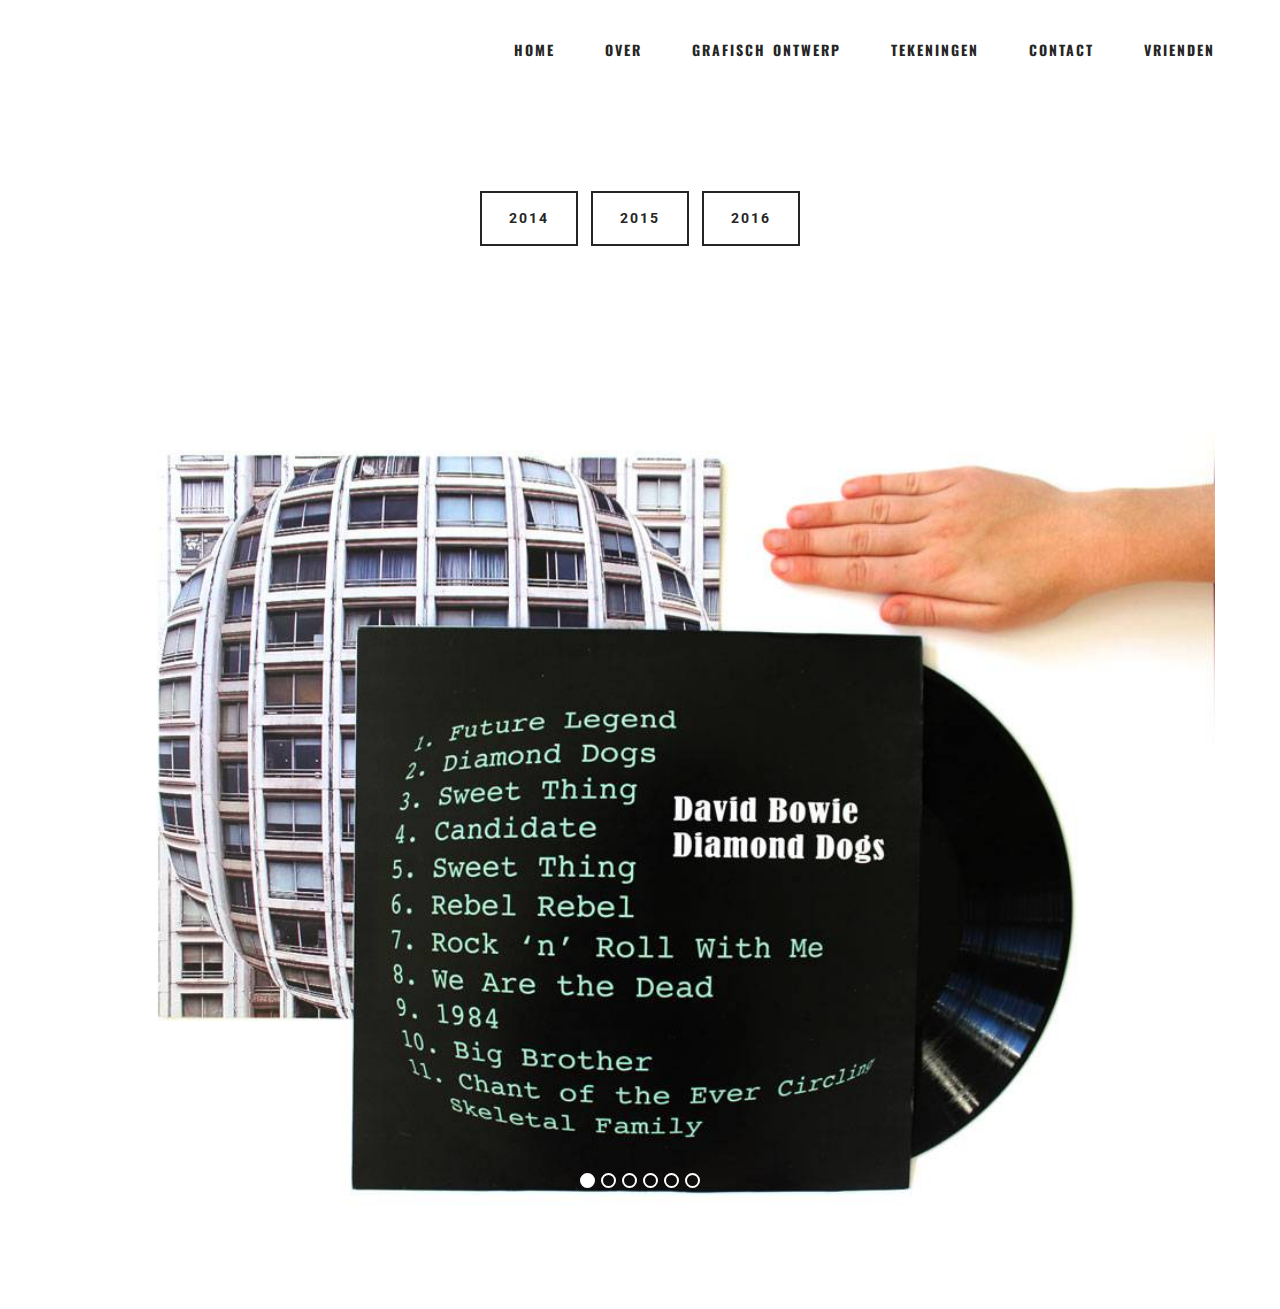
<file: GO 2014.html>
<!DOCTYPE html>
<html>
<head>
  <!-- Site made with Mobirise Website Builder v2.9, https://mobirise.com -->
  <meta charset="UTF-8">
  <meta http-equiv="X-UA-Compatible" content="IE=edge">
  <meta name="generator" content="Mobirise v2.9, mobirise.com">
  <meta name="viewport" content="width=device-width, initial-scale=1">
  <link rel="shortcut icon" href="assets/images/logo.png" type="image/x-icon">
  <meta name="description" content="Grafisch Ontwerp, 2014, wallenus jolien">
  <title>grafisch ontwerp 2014</title>
  <link rel="stylesheet" href="https://fonts.googleapis.com/css?family=Roboto:700,400&amp;subset=cyrillic,latin,greek,vietnamese">
  <link rel="stylesheet" href="assets/bootstrap/css/bootstrap.min.css">
  <link rel="stylesheet" href="assets/mobirise/css/style.css">
  <link rel="stylesheet" href="assets/mobirise-slider/style.css">
  <link rel="stylesheet" href="assets/mobirise/css/mbr-additional.css" type="text/css">
  
  
  
</head>
<body>

<!-- Google Analytics -->
<script>
  (function(i,s,o,g,r,a,m){i['GoogleAnalyticsObject']=r;i[r]=i[r]||function(){
  (i[r].q=i[r].q||[]).push(arguments)},i[r].l=1*new Date();a=s.createElement(o),
  m=s.getElementsByTagName(o)[0];a.async=1;a.src=g;m.parentNode.insertBefore(a,m)
  })(window,document,'script','//www.google-analytics.com/analytics.js','ga');

  ga('create', 'UA-74617232-1', 'auto');
  ga('send', 'pageview');

</script>
<!-- /Google Analytics -->


<section class="engine"><a rel="external" href="https://mobirise.com">Mobirise website builder software</a></section>
<section class="mbr-navbar mbr-navbar--freeze mbr-navbar--absolute mbr-navbar--auto-collapse" id="ext_menu-0">
    <div class="mbr-navbar__section mbr-section">
        <div class="mbr-section__container container">
            <div class="mbr-navbar__container">
                
                <div class="mbr-navbar__hamburger mbr-hamburger text-white"><span class="mbr-hamburger__line"></span></div>
                <div class="mbr-navbar__column mbr-navbar__menu">
                    <nav class="mbr-navbar__menu-box mbr-navbar__menu-box--inline-right">
                        <div class="mbr-navbar__column"><ul class="mbr-navbar__items mbr-navbar__items--right mbr-buttons mbr-buttons--freeze mbr-buttons--right btn-decorator mbr-buttons--active mbr-buttons--only-links"><li class="mbr-navbar__item"><a class="mbr-buttons__link btn text-black" href="index.html">HOME</a></li> <li class="mbr-navbar__item"><a class="mbr-buttons__link btn text-black" href="index.html">OVER</a></li><li class="mbr-navbar__item"><a class="mbr-buttons__link btn text-black" href="page3.html">GRAFISCH ONTWERP</a></li> <li class="mbr-navbar__item"><a class="mbr-buttons__link btn text-black" href="page4.html">TEKENINGEN</a></li>  <li class="mbr-navbar__item"><a class="mbr-buttons__link btn text-black" href="index.html">CONTACT</a></li> <li class="mbr-navbar__item"><a class="mbr-buttons__link btn text-black" href="page5.html">VRIENDEN</a></li>   </ul></div>
                        
                    </nav>
                </div>
            </div>
        </div>
    </div>
</section>

<section class="mbr-section mbr-after-navbar" id="buttons1-28">
    <div class="mbr-section__container container mbr-section__container--isolated">
        <div class="row">
            <div class="col-sm-8 col-sm-offset-2">
                <div class="mbr-buttons mbr-buttons--center"><a class="mbr-buttons__btn btn btn-lg btn-default" href="page1.html">2014</a> <a class="mbr-buttons__btn btn btn-lg btn-default" href="page2.html">2015</a> <a class="mbr-buttons__btn btn btn-lg btn-default" href="page3.html">2016</a></div>
            </div>
        </div>
    </div>
</section>

<section class="mbr-slider mbr-section mbr-section--no-padding carousel slide" data-ride="carousel" data-wrap="true" data-interval="5000" id="slider-25" style="background-color: rgb(255, 255, 255);">
    <div class="mbr-section__container container boxed-slider">
        <div>
            <ol class="carousel-indicators">
                <li data-app-prevent-settings="" data-target="#slider-25" data-slide-to="0" class="active"></li><li data-app-prevent-settings="" data-target="#slider-25" class="" data-slide-to="1"></li><li data-app-prevent-settings="" data-target="#slider-25" data-slide-to="2"></li><li data-app-prevent-settings="" data-target="#slider-25" data-slide-to="3"></li><li data-app-prevent-settings="" data-target="#slider-25" data-slide-to="4"></li><li data-app-prevent-settings="" data-target="#slider-25" data-slide-to="5"></li>
            </ol>
            <div class="carousel-inner" role="listbox">
                <div class="mbr-box mbr-section mbr-section--relative mbr-section--fixed-size mbr-section--bg-adapted item dark center active">
                    <div class="mbr-box__magnet">
                        <div>
                            <img src="assets/images/c1-1000x682-50.jpg">
                            <div class="row"><div class="col-sm-8 col-sm-offset-2">
                                <div class="mbr-hero">
                                    
                                    
                                </div>
                                
                            </div></div>
                        </div>
                    </div>
                </div><div class="mbr-box mbr-section mbr-section--relative mbr-section--fixed-size mbr-section--bg-adapted item dark center">
                    <div class="mbr-box__magnet">
                        <div>
                            <img src="assets/images/a1-1000x666-18.jpg">
                            <div class="row"><div class="col-sm-8 col-sm-offset-2">
                                <div class="mbr-hero">
                                    
                                    
                                </div>
                                
                            </div></div>
                        </div>
                    </div>
                </div><div class="mbr-box mbr-section mbr-section--relative mbr-section--fixed-size mbr-section--bg-adapted item dark center">
                    <div class="mbr-box__magnet">
                        <div>
                            <img src="assets/images/a2-1000x667-28.jpg">
                            <div class="row"><div class="col-sm-8 col-sm-offset-2">
                                <div class="mbr-hero">
                                    
                                    
                                </div>
                                
                            </div></div>
                        </div>
                    </div>
                </div><div class="mbr-box mbr-section mbr-section--relative mbr-section--fixed-size mbr-section--bg-adapted item dark center">
                    <div class="mbr-box__magnet">
                        <div>
                            <img src="assets/images/a3-1000x667-69.jpg">
                            <div class="row"><div class="col-sm-8 col-sm-offset-2">
                                <div class="mbr-hero">
                                    
                                    
                                </div>
                                
                            </div></div>
                        </div>
                    </div>
                </div><div class="mbr-box mbr-section mbr-section--relative mbr-section--fixed-size mbr-section--bg-adapted item dark center">
                    <div class="mbr-box__magnet">
                        <div>
                            <img src="assets/images/b2-1000x667-99.jpg">
                            <div class="row"><div class="col-sm-8 col-sm-offset-2">
                                <div class="mbr-hero">
                                    
                                    
                                </div>
                                
                            </div></div>
                        </div>
                    </div>
                </div><div class="mbr-box mbr-section mbr-section--relative mbr-section--fixed-size mbr-section--bg-adapted item dark center">
                    <div class="mbr-box__magnet">
                        <div>
                            <img src="assets/images/b1-1000x667-9.jpg">
                            <div class="row"><div class="col-sm-8 col-sm-offset-2">
                                <div class="mbr-hero">
                                    
                                    
                                </div>
                                
                            </div></div>
                        </div>
                    </div>
                </div>
            </div>
            
            <a data-app-prevent-settings="" class="left carousel-control" role="button" data-slide="prev" href="#slider-25">
                <span class="glyphicon glyphicon-menu-left" aria-hidden="true"></span>
                <span class="sr-only">Previous</span>
            </a>
            <a data-app-prevent-settings="" class="right carousel-control" role="button" data-slide="next" href="#slider-25">
                <span class="glyphicon glyphicon-menu-right" aria-hidden="true"></span>
                <span class="sr-only">Next</span>
            </a>
        </div>
    </div>
</section>


  <script src="assets/web/assets/jquery/jquery.min.js"></script>
  <script src="assets/bootstrap/js/bootstrap.min.js"></script>
  <script src="assets/smooth-scroll/SmoothScroll.js"></script>
  <script src="assets/bootstrap-carousel-swipe/bootstrap-carousel-swipe.js"></script>
  <script src="assets/mobirise/js/script.js"></script>
  
  
</body>
</html>
</file>
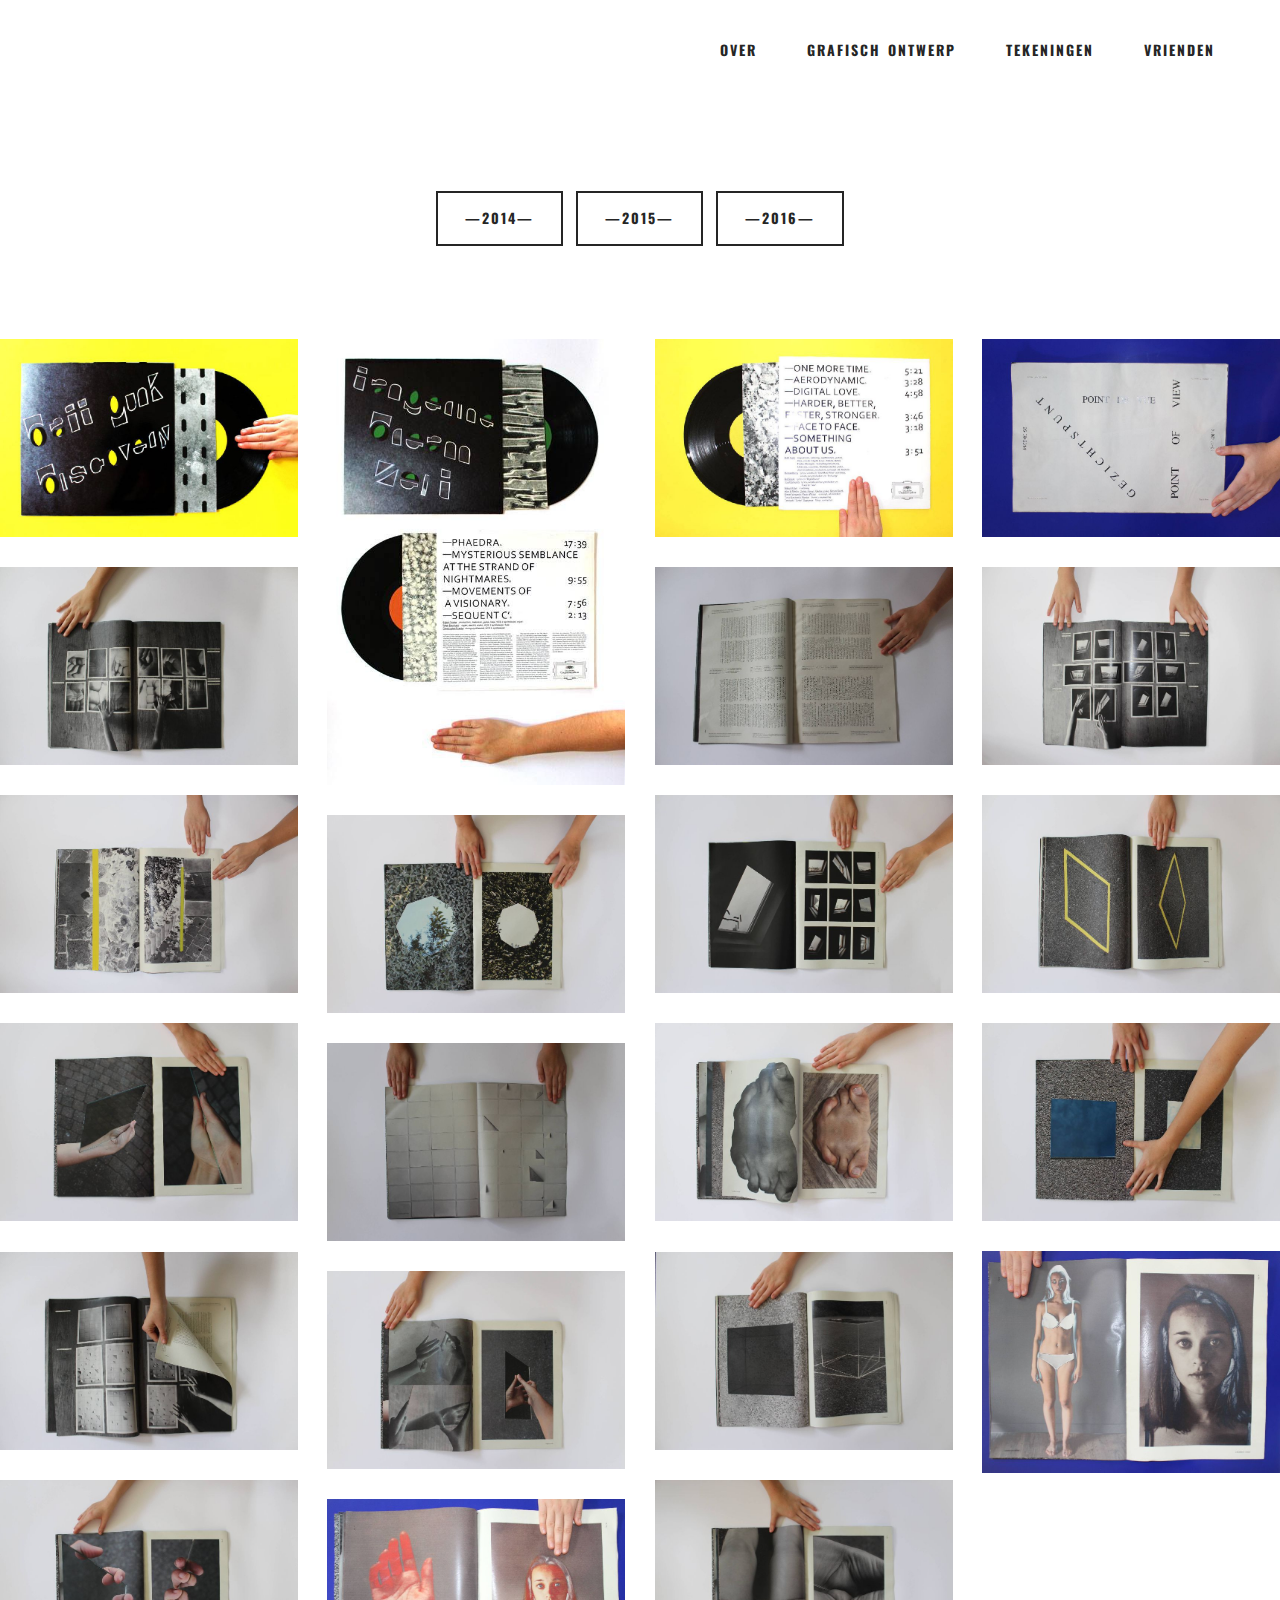
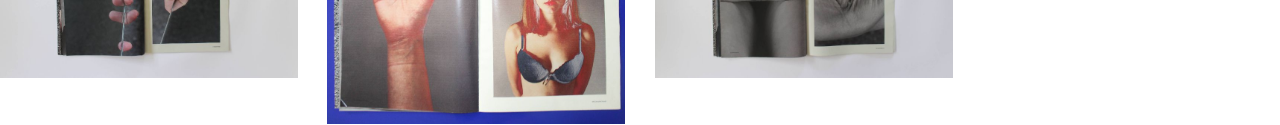
<file: GO 2015.html>
<!DOCTYPE html>
<html>
<head>
  <!-- Site made with Mobirise Website Builder v2.9, https://mobirise.com -->
  <meta charset="UTF-8">
  <meta http-equiv="X-UA-Compatible" content="IE=edge">
  <meta name="generator" content="Mobirise v2.9, mobirise.com">
  <meta name="viewport" content="width=device-width, initial-scale=1">
  <link rel="shortcut icon" href="assets/images/logo.png" type="image/x-icon">
  <meta name="description" content="">
  <title>grafisch ontwerp 2015</title>
  <link rel="stylesheet" href="https://fonts.googleapis.com/css?family=Roboto:700,400&amp;subset=cyrillic,latin,greek,vietnamese">
  <link rel="stylesheet" href="assets/bootstrap/css/bootstrap.min.css">
  <link rel="stylesheet" href="assets/mobirise/css/style.css">
  <link rel="stylesheet" href="assets/mobirise-gallery/style.css">
  <link rel="stylesheet" href="assets/mobirise-slider/style.css">
  <link rel="stylesheet" href="assets/mobirise/css/mbr-additional.css" type="text/css">
  
  
  
</head>
<body>

<!-- Google Analytics -->
<script>
  (function(i,s,o,g,r,a,m){i['GoogleAnalyticsObject']=r;i[r]=i[r]||function(){
  (i[r].q=i[r].q||[]).push(arguments)},i[r].l=1*new Date();a=s.createElement(o),
  m=s.getElementsByTagName(o)[0];a.async=1;a.src=g;m.parentNode.insertBefore(a,m)
  })(window,document,'script','//www.google-analytics.com/analytics.js','ga');

  ga('create', 'UA-74617232-1', 'auto');
  ga('send', 'pageview');

</script>
<!-- /Google Analytics -->


<section class="engine"><a rel="external" href="https://mobirise.com">Mobirise best website builder free</a></section>
<section class="mbr-navbar mbr-navbar--freeze mbr-navbar--absolute mbr-navbar--auto-collapse" id="ext_menu-0">
    <div class="mbr-navbar__section mbr-section">
        <div class="mbr-section__container container">
            <div class="mbr-navbar__container">
                
                <div class="mbr-navbar__hamburger mbr-hamburger text-white"><span class="mbr-hamburger__line"></span></div>
                <div class="mbr-navbar__column mbr-navbar__menu">
                    <nav class="mbr-navbar__menu-box mbr-navbar__menu-box--inline-right">
                        <div class="mbr-navbar__column"><ul class="mbr-navbar__items mbr-navbar__items--right mbr-buttons mbr-buttons--freeze mbr-buttons--right btn-decorator mbr-buttons--active mbr-buttons--only-links"> <li class="mbr-navbar__item"><a class="mbr-buttons__link btn text-black" href="index.html">OVER</a></li><li class="mbr-navbar__item"><a class="mbr-buttons__link btn text-black" href="page3.html">GRAFISCH ONTWERP</a></li> <li class="mbr-navbar__item"><a class="mbr-buttons__link btn text-black" href="page4.html">TEKENINGEN</a></li>   <li class="mbr-navbar__item"><a class="mbr-buttons__link btn text-black" href="page5.html">VRIENDEN</a></li>   </ul></div>
                        
                    </nav>
                </div>
            </div>
        </div>
    </div>
</section>

<section class="mbr-section mbr-after-navbar" id="buttons1-32">
    <div class="mbr-section__container container mbr-section__container--isolated">
        <div class="row">
            <div class="col-sm-8 col-sm-offset-2">
                <div class="mbr-buttons mbr-buttons--center"><a class="mbr-buttons__btn btn btn-lg btn-default" href="page1.html">—2014—</a> <a class="mbr-buttons__btn btn btn-lg btn-default" href="page2.html">—2015—</a> <a class="mbr-buttons__btn btn btn-lg btn-default" href="page3.html">—2016—</a></div>
            </div>
        </div>
    </div>
</section>

<section class="mbr-gallery mbr-section mbr-section--no-padding" id="gallery1-31" style="background-color: rgb(255, 255, 255);">
    <!-- Gallery -->
    <div class=" mbr-gallery-layout-default">
        <div>
            <div class="row mbr-gallery-row">
                <div class="col-lg-3 col-md-4 col-sm-6 col-xs-12 mbr-gallery-item">
                    <a href="#lb-gallery1-31" data-slide-to="0" data-toggle="modal">
                        <img alt="" src="assets/images/a2-1000x667-55-1000x667-62.jpg">
                        <span class="icon glyphicon glyphicon-zoom-in"></span>
                    </a>
                </div><div class="col-lg-3 col-md-4 col-sm-6 col-xs-12 mbr-gallery-item">
                    <a href="#lb-gallery1-31" data-slide-to="1" data-toggle="modal">
                        <img alt="" src="assets/images/a1-500x750-70-500x750-74.jpg">
                        <span class="icon glyphicon glyphicon-zoom-in"></span>
                    </a>
                </div><div class="col-lg-3 col-md-4 col-sm-6 col-xs-12 mbr-gallery-item">
                    <a href="#lb-gallery1-31" data-slide-to="2" data-toggle="modal">
                        <img alt="" src="assets/images/a3-1000x667-20-1000x667-71.jpg">
                        <span class="icon glyphicon glyphicon-zoom-in"></span>
                    </a>
                </div><div class="col-lg-3 col-md-4 col-sm-6 col-xs-12 mbr-gallery-item">
                    <a href="#lb-gallery1-31" data-slide-to="3" data-toggle="modal">
                        <img alt="" src="assets/images/img-7542-5184x3456-23-2000x1333-0.jpg">
                        <span class="icon glyphicon glyphicon-zoom-in"></span>
                    </a>
                </div><div class="col-lg-3 col-md-4 col-sm-6 col-xs-12 mbr-gallery-item">
                    <a href="#lb-gallery1-31" data-slide-to="4" data-toggle="modal">
                        <img alt="" src="assets/images/img-7546-5184x3456-85-2000x1333-74.jpg">
                        <span class="icon glyphicon glyphicon-zoom-in"></span>
                    </a>
                </div><div class="col-lg-3 col-md-4 col-sm-6 col-xs-12 mbr-gallery-item">
                    <a href="#lb-gallery1-31" data-slide-to="5" data-toggle="modal">
                        <img alt="" src="assets/images/img-7553-5184x3456-13-2000x1333-12.jpg">
                        <span class="icon glyphicon glyphicon-zoom-in"></span>
                    </a>
                </div><div class="col-lg-3 col-md-4 col-sm-6 col-xs-12 mbr-gallery-item">
                    <a href="#lb-gallery1-31" data-slide-to="6" data-toggle="modal">
                        <img alt="" src="assets/images/img-7558-5184x3456-10-2000x1333-56.jpg">
                        <span class="icon glyphicon glyphicon-zoom-in"></span>
                    </a>
                </div><div class="col-lg-3 col-md-4 col-sm-6 col-xs-12 mbr-gallery-item">
                    <a href="#lb-gallery1-31" data-slide-to="7" data-toggle="modal">
                        <img alt="" src="assets/images/img-7562-5184x3456-16-2000x1333-69.jpg">
                        <span class="icon glyphicon glyphicon-zoom-in"></span>
                    </a>
                </div><div class="col-lg-3 col-md-4 col-sm-6 col-xs-12 mbr-gallery-item">
                    <a href="#lb-gallery1-31" data-slide-to="8" data-toggle="modal">
                        <img alt="" src="assets/images/img-7566-5184x3456-82-2000x1333-53.jpg">
                        <span class="icon glyphicon glyphicon-zoom-in"></span>
                    </a>
                </div><div class="col-lg-3 col-md-4 col-sm-6 col-xs-12 mbr-gallery-item">
                    <a href="#lb-gallery1-31" data-slide-to="9" data-toggle="modal">
                        <img alt="" src="assets/images/img-7570-5184x3456-99-2000x1333-84.jpg">
                        <span class="icon glyphicon glyphicon-zoom-in"></span>
                    </a>
                </div><div class="col-lg-3 col-md-4 col-sm-6 col-xs-12 mbr-gallery-item">
                    <a href="#lb-gallery1-31" data-slide-to="10" data-toggle="modal">
                        <img alt="" src="assets/images/img-7572-5184x3456-72-2000x1333-86.jpg">
                        <span class="icon glyphicon glyphicon-zoom-in"></span>
                    </a>
                </div><div class="col-lg-3 col-md-4 col-sm-6 col-xs-12 mbr-gallery-item">
                    <a href="#lb-gallery1-31" data-slide-to="11" data-toggle="modal">
                        <img alt="" src="assets/images/img-7573-5184x3456-24-2000x1333-99.jpg">
                        <span class="icon glyphicon glyphicon-zoom-in"></span>
                    </a>
                </div><div class="col-lg-3 col-md-4 col-sm-6 col-xs-12 mbr-gallery-item">
                    <a href="#lb-gallery1-31" data-slide-to="12" data-toggle="modal">
                        <img alt="" src="assets/images/img-7575-5184x3456-17-2000x1333-13.jpg">
                        <span class="icon glyphicon glyphicon-zoom-in"></span>
                    </a>
                </div><div class="col-lg-3 col-md-4 col-sm-6 col-xs-12 mbr-gallery-item">
                    <a href="#lb-gallery1-31" data-slide-to="13" data-toggle="modal">
                        <img alt="" src="assets/images/img-7582-5184x3456-85-2000x1333-70.jpg">
                        <span class="icon glyphicon glyphicon-zoom-in"></span>
                    </a>
                </div><div class="col-lg-3 col-md-4 col-sm-6 col-xs-12 mbr-gallery-item">
                    <a href="#lb-gallery1-31" data-slide-to="14" data-toggle="modal">
                        <img alt="" src="assets/images/img-7589-5184x3456-96-2000x1333-14.jpg">
                        <span class="icon glyphicon glyphicon-zoom-in"></span>
                    </a>
                </div><div class="col-lg-3 col-md-4 col-sm-6 col-xs-12 mbr-gallery-item">
                    <a href="#lb-gallery1-31" data-slide-to="15" data-toggle="modal">
                        <img alt="" src="assets/images/img-7593-4613x3456-8-2000x1498-15.jpg">
                        <span class="icon glyphicon glyphicon-zoom-in"></span>
                    </a>
                </div><div class="col-lg-3 col-md-4 col-sm-6 col-xs-12 mbr-gallery-item">
                    <a href="#lb-gallery1-31" data-slide-to="16" data-toggle="modal">
                        <img alt="" src="assets/images/img-7554-5184x3456-74-2000x1333-86.jpg">
                        <span class="icon glyphicon glyphicon-zoom-in"></span>
                    </a>
                </div><div class="col-lg-3 col-md-4 col-sm-6 col-xs-12 mbr-gallery-item">
                    <a href="#lb-gallery1-31" data-slide-to="17" data-toggle="modal">
                        <img alt="" src="assets/images/img-7561-5184x3456-6-2000x1333-38.jpg">
                        <span class="icon glyphicon glyphicon-zoom-in"></span>
                    </a>
                </div><div class="col-lg-3 col-md-4 col-sm-6 col-xs-12 mbr-gallery-item">
                    <a href="#lb-gallery1-31" data-slide-to="18" data-toggle="modal">
                        <img alt="" src="assets/images/img-7577-5184x3456-25-2000x1333-55.jpg">
                        <span class="icon glyphicon glyphicon-zoom-in"></span>
                    </a>
                </div><div class="col-lg-3 col-md-4 col-sm-6 col-xs-12 mbr-gallery-item">
                    <a href="#lb-gallery1-31" data-slide-to="19" data-toggle="modal">
                        <img alt="" src="assets/images/img-7580-5184x3456-77-2000x1333-40.jpg">
                        <span class="icon glyphicon glyphicon-zoom-in"></span>
                    </a>
                </div><div class="col-lg-3 col-md-4 col-sm-6 col-xs-12 mbr-gallery-item">
                    <a href="#lb-gallery1-31" data-slide-to="20" data-toggle="modal">
                        <img alt="" src="assets/images/img-7584-5184x3456-28-2000x1333-83.jpg">
                        <span class="icon glyphicon glyphicon-zoom-in"></span>
                    </a>
                </div><div class="col-lg-3 col-md-4 col-sm-6 col-xs-12 mbr-gallery-item">
                    <a href="#lb-gallery1-31" data-slide-to="21" data-toggle="modal">
                        <img alt="" src="assets/images/img-7591-4471x3393-73-2000x1518-80.jpg">
                        <span class="icon glyphicon glyphicon-zoom-in"></span>
                    </a>
                </div>
            </div>
        </div>
        <div class="clearfix"></div>
    </div>

    <!-- Lightbox -->
    <div data-app-prevent-settings="" class="mbr-slider modal fade carousel slide" tabindex="-1" data-keyboard="true" data-interval="false" id="lb-gallery1-31">
        <div class="modal-dialog">
            <div class="modal-content">
                <div class="modal-body">
                    <ol class="carousel-indicators">
                        <li data-app-prevent-settings="" data-target="#lb-gallery1-31" data-slide-to="0"></li><li data-app-prevent-settings="" data-target="#lb-gallery1-31" data-slide-to="1"></li><li data-app-prevent-settings="" data-target="#lb-gallery1-31" data-slide-to="2"></li><li data-app-prevent-settings="" data-target="#lb-gallery1-31" class=" active" data-slide-to="3"></li><li data-app-prevent-settings="" data-target="#lb-gallery1-31" data-slide-to="4"></li><li data-app-prevent-settings="" data-target="#lb-gallery1-31" data-slide-to="5"></li><li data-app-prevent-settings="" data-target="#lb-gallery1-31" data-slide-to="6"></li><li data-app-prevent-settings="" data-target="#lb-gallery1-31" data-slide-to="7"></li><li data-app-prevent-settings="" data-target="#lb-gallery1-31" data-slide-to="8"></li><li data-app-prevent-settings="" data-target="#lb-gallery1-31" data-slide-to="9"></li><li data-app-prevent-settings="" data-target="#lb-gallery1-31" data-slide-to="10"></li><li data-app-prevent-settings="" data-target="#lb-gallery1-31" data-slide-to="11"></li><li data-app-prevent-settings="" data-target="#lb-gallery1-31" data-slide-to="12"></li><li data-app-prevent-settings="" data-target="#lb-gallery1-31" data-slide-to="13"></li><li data-app-prevent-settings="" data-target="#lb-gallery1-31" data-slide-to="14"></li><li data-app-prevent-settings="" data-target="#lb-gallery1-31" data-slide-to="15"></li><li data-app-prevent-settings="" data-target="#lb-gallery1-31" data-slide-to="16"></li><li data-app-prevent-settings="" data-target="#lb-gallery1-31" data-slide-to="17"></li><li data-app-prevent-settings="" data-target="#lb-gallery1-31" data-slide-to="18"></li><li data-app-prevent-settings="" data-target="#lb-gallery1-31" data-slide-to="19"></li><li data-app-prevent-settings="" data-target="#lb-gallery1-31" data-slide-to="20"></li><li data-app-prevent-settings="" data-target="#lb-gallery1-31" data-slide-to="21"></li>
                    </ol>
                    <div class="carousel-inner">
                        <div class="item">
                            <img alt="" src="assets/images/a2-1000x667-55.jpg">
                        </div><div class="item">
                            <img alt="" src="assets/images/a1-500x750-70.jpg">
                        </div><div class="item">
                            <img alt="" src="assets/images/a3-1000x667-20.jpg">
                        </div><div class="item active">
                            <img alt="" src="assets/images/img-7542-5184x3456-23.jpg">
                        </div><div class="item">
                            <img alt="" src="assets/images/img-7546-5184x3456-85.jpg">
                        </div><div class="item">
                            <img alt="" src="assets/images/img-7553-5184x3456-13.jpg">
                        </div><div class="item">
                            <img alt="" src="assets/images/img-7558-5184x3456-10.jpg">
                        </div><div class="item">
                            <img alt="" src="assets/images/img-7562-5184x3456-16.jpg">
                        </div><div class="item">
                            <img alt="" src="assets/images/img-7566-5184x3456-82.jpg">
                        </div><div class="item">
                            <img alt="" src="assets/images/img-7570-5184x3456-99.jpg">
                        </div><div class="item">
                            <img alt="" src="assets/images/img-7572-5184x3456-72.jpg">
                        </div><div class="item">
                            <img alt="" src="assets/images/img-7573-5184x3456-24.jpg">
                        </div><div class="item">
                            <img alt="" src="assets/images/img-7575-5184x3456-17.jpg">
                        </div><div class="item">
                            <img alt="" src="assets/images/img-7582-5184x3456-85.jpg">
                        </div><div class="item">
                            <img alt="" src="assets/images/img-7589-5184x3456-96.jpg">
                        </div><div class="item">
                            <img alt="" src="assets/images/img-7593-4613x3456-8.jpg">
                        </div><div class="item">
                            <img alt="" src="assets/images/img-7554-5184x3456-74.jpg">
                        </div><div class="item">
                            <img alt="" src="assets/images/img-7561-5184x3456-6.jpg">
                        </div><div class="item">
                            <img alt="" src="assets/images/img-7577-5184x3456-25.jpg">
                        </div><div class="item">
                            <img alt="" src="assets/images/img-7580-5184x3456-77.jpg">
                        </div><div class="item">
                            <img alt="" src="assets/images/img-7584-5184x3456-28.jpg">
                        </div><div class="item">
                            <img alt="" src="assets/images/img-7591-4471x3393-73.jpg">
                        </div>
                    </div>
                    <a class="left carousel-control" role="button" data-slide="prev" href="#lb-gallery1-31">
                        <span class="glyphicon glyphicon-menu-left" aria-hidden="true"></span>
                        <span class="sr-only">Previous</span>
                    </a>
                    <a class="right carousel-control" role="button" data-slide="next" href="#lb-gallery1-31">
                        <span class="glyphicon glyphicon-menu-right" aria-hidden="true"></span>
                        <span class="sr-only">Next</span>
                    </a>

                    <a class="close" href="#" role="button" data-dismiss="modal">
                        <span class="glyphicon glyphicon-remove" aria-hidden="true"></span>
                        <span class="sr-only">Close</span>
                    </a>
                </div>
            </div>
        </div>
    </div>
</section>


  <script src="assets/web/assets/jquery/jquery.min.js"></script>
  <script src="assets/bootstrap/js/bootstrap.min.js"></script>
  <script src="assets/smooth-scroll/SmoothScroll.js"></script>
  <script src="assets/masonry/masonry.pkgd.min.js"></script>
  <script src="assets/imagesloaded/imagesloaded.pkgd.min.js"></script>
  <script src="assets/bootstrap-carousel-swipe/bootstrap-carousel-swipe.js"></script>
  <script src="assets/mobirise/js/script.js"></script>
  <script src="assets/mobirise-gallery/script.js"></script>
  
  
</body>
</html>
</file>
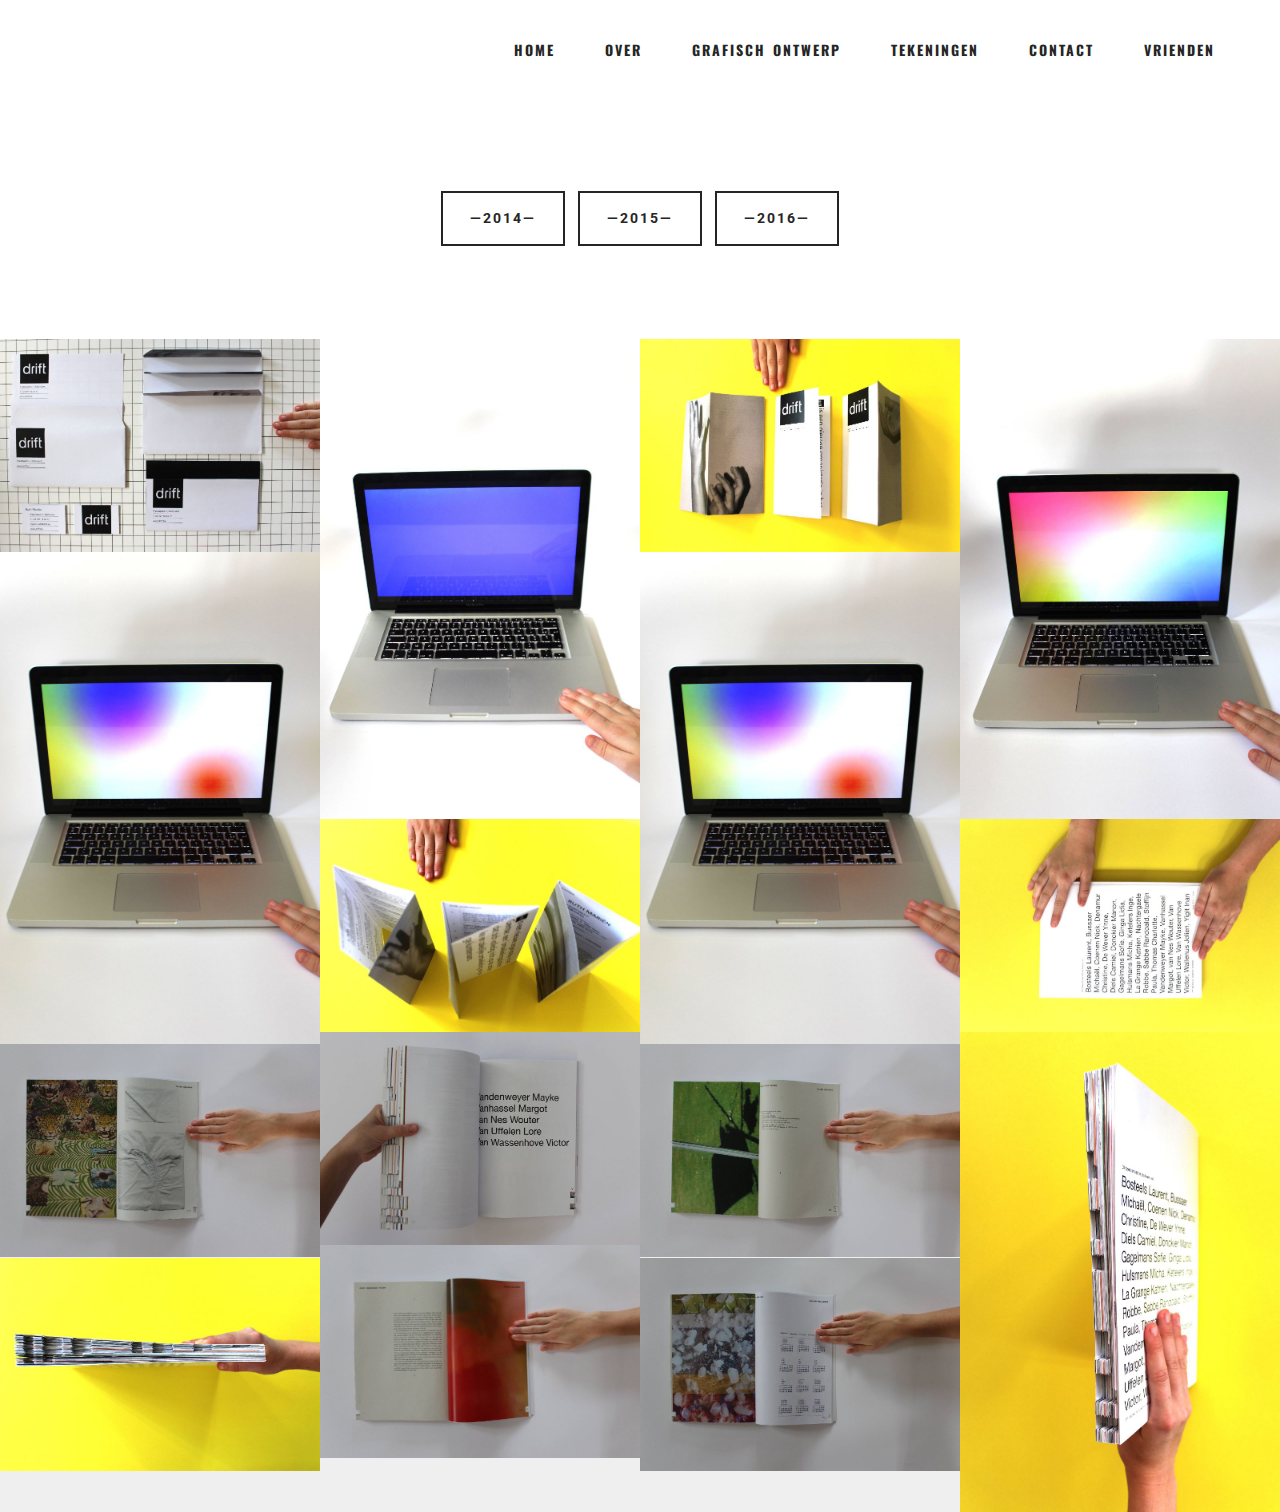
<file: GO 2016.html>
<!DOCTYPE html>
<html>
<head>
  <!-- Site made with Mobirise Website Builder v2.9, https://mobirise.com -->
  <meta charset="UTF-8">
  <meta http-equiv="X-UA-Compatible" content="IE=edge">
  <meta name="generator" content="Mobirise v2.9, mobirise.com">
  <meta name="viewport" content="width=device-width, initial-scale=1">
  <link rel="shortcut icon" href="assets/images/logo.png" type="image/x-icon">
  <meta name="description" content="grafisch ontwerp, 2016, vriendenboek, drift, huisstijl">
  <title>grafisch ontrwerp 2016</title>
  <link rel="stylesheet" href="https://fonts.googleapis.com/css?family=Roboto:700,400&amp;subset=cyrillic,latin,greek,vietnamese">
  <link rel="stylesheet" href="assets/bootstrap/css/bootstrap.min.css">
  <link rel="stylesheet" href="assets/mobirise/css/style.css">
  <link rel="stylesheet" href="assets/mobirise-gallery/style.css">
  <link rel="stylesheet" href="assets/mobirise-slider/style.css">
  <link rel="stylesheet" href="assets/mobirise/css/mbr-additional.css" type="text/css">
  
  
  
</head>
<body>

<!-- Google Analytics -->
<script>
  (function(i,s,o,g,r,a,m){i['GoogleAnalyticsObject']=r;i[r]=i[r]||function(){
  (i[r].q=i[r].q||[]).push(arguments)},i[r].l=1*new Date();a=s.createElement(o),
  m=s.getElementsByTagName(o)[0];a.async=1;a.src=g;m.parentNode.insertBefore(a,m)
  })(window,document,'script','//www.google-analytics.com/analytics.js','ga');

  ga('create', 'UA-74617232-1', 'auto');
  ga('send', 'pageview');

</script>
<!-- /Google Analytics -->


<section class="engine"><a rel="external" href="https://mobirise.com">Mobirise website generator</a></section>
<section class="mbr-navbar mbr-navbar--freeze mbr-navbar--absolute mbr-navbar--auto-collapse" id="ext_menu-0">
    <div class="mbr-navbar__section mbr-section">
        <div class="mbr-section__container container">
            <div class="mbr-navbar__container">
                
                <div class="mbr-navbar__hamburger mbr-hamburger text-white"><span class="mbr-hamburger__line"></span></div>
                <div class="mbr-navbar__column mbr-navbar__menu">
                    <nav class="mbr-navbar__menu-box mbr-navbar__menu-box--inline-right">
                        <div class="mbr-navbar__column"><ul class="mbr-navbar__items mbr-navbar__items--right mbr-buttons mbr-buttons--freeze mbr-buttons--right btn-decorator mbr-buttons--active mbr-buttons--only-links"><li class="mbr-navbar__item"><a class="mbr-buttons__link btn text-black" href="index.html">HOME</a></li> <li class="mbr-navbar__item"><a class="mbr-buttons__link btn text-black" href="index.html">OVER</a></li><li class="mbr-navbar__item"><a class="mbr-buttons__link btn text-black" href="page3.html">GRAFISCH ONTWERP</a></li> <li class="mbr-navbar__item"><a class="mbr-buttons__link btn text-black" href="page4.html">TEKENINGEN</a></li>  <li class="mbr-navbar__item"><a class="mbr-buttons__link btn text-black" href="index.html">CONTACT</a></li> <li class="mbr-navbar__item"><a class="mbr-buttons__link btn text-black" href="page5.html">VRIENDEN</a></li>   </ul></div>
                        
                    </nav>
                </div>
            </div>
        </div>
    </div>
</section>

<section class="mbr-section mbr-after-navbar" id="buttons1-34">
    <div class="mbr-section__container container mbr-section__container--isolated">
        <div class="row">
            <div class="col-sm-8 col-sm-offset-2">
                <div class="mbr-buttons mbr-buttons--center"><a class="mbr-buttons__btn btn btn-lg btn-default" href="page1.html">—2014—</a> <a class="mbr-buttons__btn btn btn-lg btn-default" href="page2.html">—2015—</a> <a class="mbr-buttons__btn btn btn-lg btn-default" href="page3.html">—2016—</a></div>
            </div>
        </div>
    </div>
</section>

<section class="mbr-gallery mbr-section mbr-section--no-padding" id="gallery1-35" style="background-color: rgb(239, 239, 239);">
    <!-- Gallery -->
    <div class=" mbr-gallery-layout-default">
        <div>
            <div class="row mbr-gallery-row no-gutter">
                <div class="col-lg-3 col-md-4 col-sm-6 col-xs-12 mbr-gallery-item">
                    <a href="#lb-gallery1-35" data-slide-to="0" data-toggle="modal">
                        <img alt="" src="assets/images/img-7631-4793x3195-3-2000x1333-14.jpg">
                        <span class="icon glyphicon glyphicon-zoom-in"></span>
                    </a>
                </div><div class="col-lg-3 col-md-4 col-sm-6 col-xs-12 mbr-gallery-item">
                    <a href="#lb-gallery1-35" data-slide-to="1" data-toggle="modal">
                        <img alt="" src="assets/images/img-7600-3286x4929-90-2000x3000-25.jpg">
                        <span class="icon glyphicon glyphicon-zoom-in"></span>
                    </a>
                </div><div class="col-lg-3 col-md-4 col-sm-6 col-xs-12 mbr-gallery-item">
                    <a href="#lb-gallery1-35" data-slide-to="2" data-toggle="modal">
                        <img alt="" src="assets/images/img-7635-5184x3456-86-2000x1333-27.jpg">
                        <span class="icon glyphicon glyphicon-zoom-in"></span>
                    </a>
                </div><div class="col-lg-3 col-md-4 col-sm-6 col-xs-12 mbr-gallery-item">
                    <a href="#lb-gallery1-35" data-slide-to="3" data-toggle="modal">
                        <img alt="" src="assets/images/img-7602-3332x4998-61-2000x3000-59.jpg">
                        <span class="icon glyphicon glyphicon-zoom-in"></span>
                    </a>
                </div><div class="col-lg-3 col-md-4 col-sm-6 col-xs-12 mbr-gallery-item">
                    <a href="#lb-gallery1-35" data-slide-to="4" data-toggle="modal">
                        <img alt="" src="assets/images/img-7604-3078x4742-87-2000x3081-49.jpg">
                        <span class="icon glyphicon glyphicon-zoom-in"></span>
                    </a>
                </div><div class="col-lg-3 col-md-4 col-sm-6 col-xs-12 mbr-gallery-item">
                    <a href="#lb-gallery1-35" data-slide-to="5" data-toggle="modal">
                        <img alt="" src="assets/images/img-7604-3078x4742-87-2000x3081-49.jpg">
                        <span class="icon glyphicon glyphicon-zoom-in"></span>
                    </a>
                </div><div class="col-lg-3 col-md-4 col-sm-6 col-xs-12 mbr-gallery-item">
                    <a href="#lb-gallery1-35" data-slide-to="6" data-toggle="modal">
                        <img alt="" src="assets/images/img-7632-4619x3079-79-2000x1333-74.jpg">
                        <span class="icon glyphicon glyphicon-zoom-in"></span>
                    </a>
                </div><div class="col-lg-3 col-md-4 col-sm-6 col-xs-12 mbr-gallery-item">
                    <a href="#lb-gallery1-35" data-slide-to="7" data-toggle="modal">
                        <img alt="" src="assets/images/img-7526-5074x3383-41-2000x1333-79.jpg">
                        <span class="icon glyphicon glyphicon-zoom-in"></span>
                    </a>
                </div><div class="col-lg-3 col-md-4 col-sm-6 col-xs-12 mbr-gallery-item">
                    <a href="#lb-gallery1-35" data-slide-to="8" data-toggle="modal">
                        <img alt="" src="assets/images/img-7527-5184x3456-96-2000x1333-51.jpg">
                        <span class="icon glyphicon glyphicon-zoom-in"></span>
                    </a>
                </div><div class="col-lg-3 col-md-4 col-sm-6 col-xs-12 mbr-gallery-item">
                    <a href="#lb-gallery1-35" data-slide-to="9" data-toggle="modal">
                        <img alt="" src="assets/images/img-7598-copy-3456x5184-3-2000x3000-43.jpg">
                        <span class="icon glyphicon glyphicon-zoom-in"></span>
                    </a>
                </div><div class="col-lg-3 col-md-4 col-sm-6 col-xs-12 mbr-gallery-item">
                    <a href="#lb-gallery1-35" data-slide-to="10" data-toggle="modal">
                        <img alt="" src="assets/images/img-7535-5184x3456-63-2000x1333-64.jpg">
                        <span class="icon glyphicon glyphicon-zoom-in"></span>
                    </a>
                </div><div class="col-lg-3 col-md-4 col-sm-6 col-xs-12 mbr-gallery-item">
                    <a href="#lb-gallery1-35" data-slide-to="11" data-toggle="modal">
                        <img alt="" src="assets/images/img-7536-5184x3456-40-2000x1333-38.jpg">
                        <span class="icon glyphicon glyphicon-zoom-in"></span>
                    </a>
                </div><div class="col-lg-3 col-md-4 col-sm-6 col-xs-12 mbr-gallery-item">
                    <a href="#lb-gallery1-35" data-slide-to="12" data-toggle="modal">
                        <img alt="" src="assets/images/img-7538-5184x3456-90-2000x1333-16.jpg">
                        <span class="icon glyphicon glyphicon-zoom-in"></span>
                    </a>
                </div><div class="col-lg-3 col-md-4 col-sm-6 col-xs-12 mbr-gallery-item">
                    <a href="#lb-gallery1-35" data-slide-to="13" data-toggle="modal">
                        <img alt="" src="assets/images/img-7595-5184x3456-64-2000x1333-66.jpg">
                        <span class="icon glyphicon glyphicon-zoom-in"></span>
                    </a>
                </div><div class="col-lg-3 col-md-4 col-sm-6 col-xs-12 mbr-gallery-item">
                    <a href="#lb-gallery1-35" data-slide-to="14" data-toggle="modal">
                        <img alt="" src="assets/images/img-7539-5184x3456-0-2000x1333-1.jpg">
                        <span class="icon glyphicon glyphicon-zoom-in"></span>
                    </a>
                </div>
            </div>
        </div>
        <div class="clearfix"></div>
    </div>

    <!-- Lightbox -->
    <div data-app-prevent-settings="" class="mbr-slider modal fade carousel slide" tabindex="-1" data-keyboard="true" data-interval="false" id="lb-gallery1-35">
        <div class="modal-dialog">
            <div class="modal-content">
                <div class="modal-body">
                    <ol class="carousel-indicators">
                        <li data-app-prevent-settings="" data-target="#lb-gallery1-35" data-slide-to="0"></li><li data-app-prevent-settings="" data-target="#lb-gallery1-35" data-slide-to="1"></li><li data-app-prevent-settings="" data-target="#lb-gallery1-35" data-slide-to="2"></li><li data-app-prevent-settings="" data-target="#lb-gallery1-35" class=" active" data-slide-to="3"></li><li data-app-prevent-settings="" data-target="#lb-gallery1-35" data-slide-to="4"></li><li data-app-prevent-settings="" data-target="#lb-gallery1-35" data-slide-to="5"></li><li data-app-prevent-settings="" data-target="#lb-gallery1-35" data-slide-to="6"></li><li data-app-prevent-settings="" data-target="#lb-gallery1-35" data-slide-to="7"></li><li data-app-prevent-settings="" data-target="#lb-gallery1-35" data-slide-to="8"></li><li data-app-prevent-settings="" data-target="#lb-gallery1-35" data-slide-to="9"></li><li data-app-prevent-settings="" data-target="#lb-gallery1-35" data-slide-to="10"></li><li data-app-prevent-settings="" data-target="#lb-gallery1-35" data-slide-to="11"></li><li data-app-prevent-settings="" data-target="#lb-gallery1-35" data-slide-to="12"></li><li data-app-prevent-settings="" data-target="#lb-gallery1-35" data-slide-to="13"></li><li data-app-prevent-settings="" data-target="#lb-gallery1-35" data-slide-to="14"></li>
                    </ol>
                    <div class="carousel-inner">
                        <div class="item">
                            <img alt="" src="assets/images/img-7631-4793x3195-3.jpg">
                        </div><div class="item">
                            <img alt="" src="assets/images/img-7600-3286x4929-90.jpg">
                        </div><div class="item">
                            <img alt="" src="assets/images/img-7635-5184x3456-86.jpg">
                        </div><div class="item active">
                            <img alt="" src="assets/images/img-7602-3332x4998-61.jpg">
                        </div><div class="item">
                            <img alt="" src="assets/images/img-7604-3078x4742-87.jpg">
                        </div><div class="item">
                            <img alt="" src="assets/images/img-7604-3078x4742-87.jpg">
                        </div><div class="item">
                            <img alt="" src="assets/images/img-7632-4619x3079-79.jpg">
                        </div><div class="item">
                            <img alt="" src="assets/images/img-7526-5074x3383-41.jpg">
                        </div><div class="item">
                            <img alt="" src="assets/images/img-7527-5184x3456-96.jpg">
                        </div><div class="item">
                            <img alt="" src="assets/images/img-7598-copy-3456x5184-3.jpg">
                        </div><div class="item">
                            <img alt="" src="assets/images/img-7535-5184x3456-63.jpg">
                        </div><div class="item">
                            <img alt="" src="assets/images/img-7536-5184x3456-40.jpg">
                        </div><div class="item">
                            <img alt="" src="assets/images/img-7538-5184x3456-90.jpg">
                        </div><div class="item">
                            <img alt="" src="assets/images/img-7595-5184x3456-64.jpg">
                        </div><div class="item">
                            <img alt="" src="assets/images/img-7539-5184x3456-0.jpg">
                        </div>
                    </div>
                    <a class="left carousel-control" role="button" data-slide="prev" href="#lb-gallery1-35">
                        <span class="glyphicon glyphicon-menu-left" aria-hidden="true"></span>
                        <span class="sr-only">Previous</span>
                    </a>
                    <a class="right carousel-control" role="button" data-slide="next" href="#lb-gallery1-35">
                        <span class="glyphicon glyphicon-menu-right" aria-hidden="true"></span>
                        <span class="sr-only">Next</span>
                    </a>

                    <a class="close" href="#" role="button" data-dismiss="modal">
                        <span class="glyphicon glyphicon-remove" aria-hidden="true"></span>
                        <span class="sr-only">Close</span>
                    </a>
                </div>
            </div>
        </div>
    </div>
</section>


  <script src="assets/web/assets/jquery/jquery.min.js"></script>
  <script src="assets/bootstrap/js/bootstrap.min.js"></script>
  <script src="assets/smooth-scroll/SmoothScroll.js"></script>
  <script src="assets/masonry/masonry.pkgd.min.js"></script>
  <script src="assets/imagesloaded/imagesloaded.pkgd.min.js"></script>
  <script src="assets/bootstrap-carousel-swipe/bootstrap-carousel-swipe.js"></script>
  <script src="assets/mobirise/js/script.js"></script>
  <script src="assets/mobirise-gallery/script.js"></script>
  
  
</body>
</html>
</file>
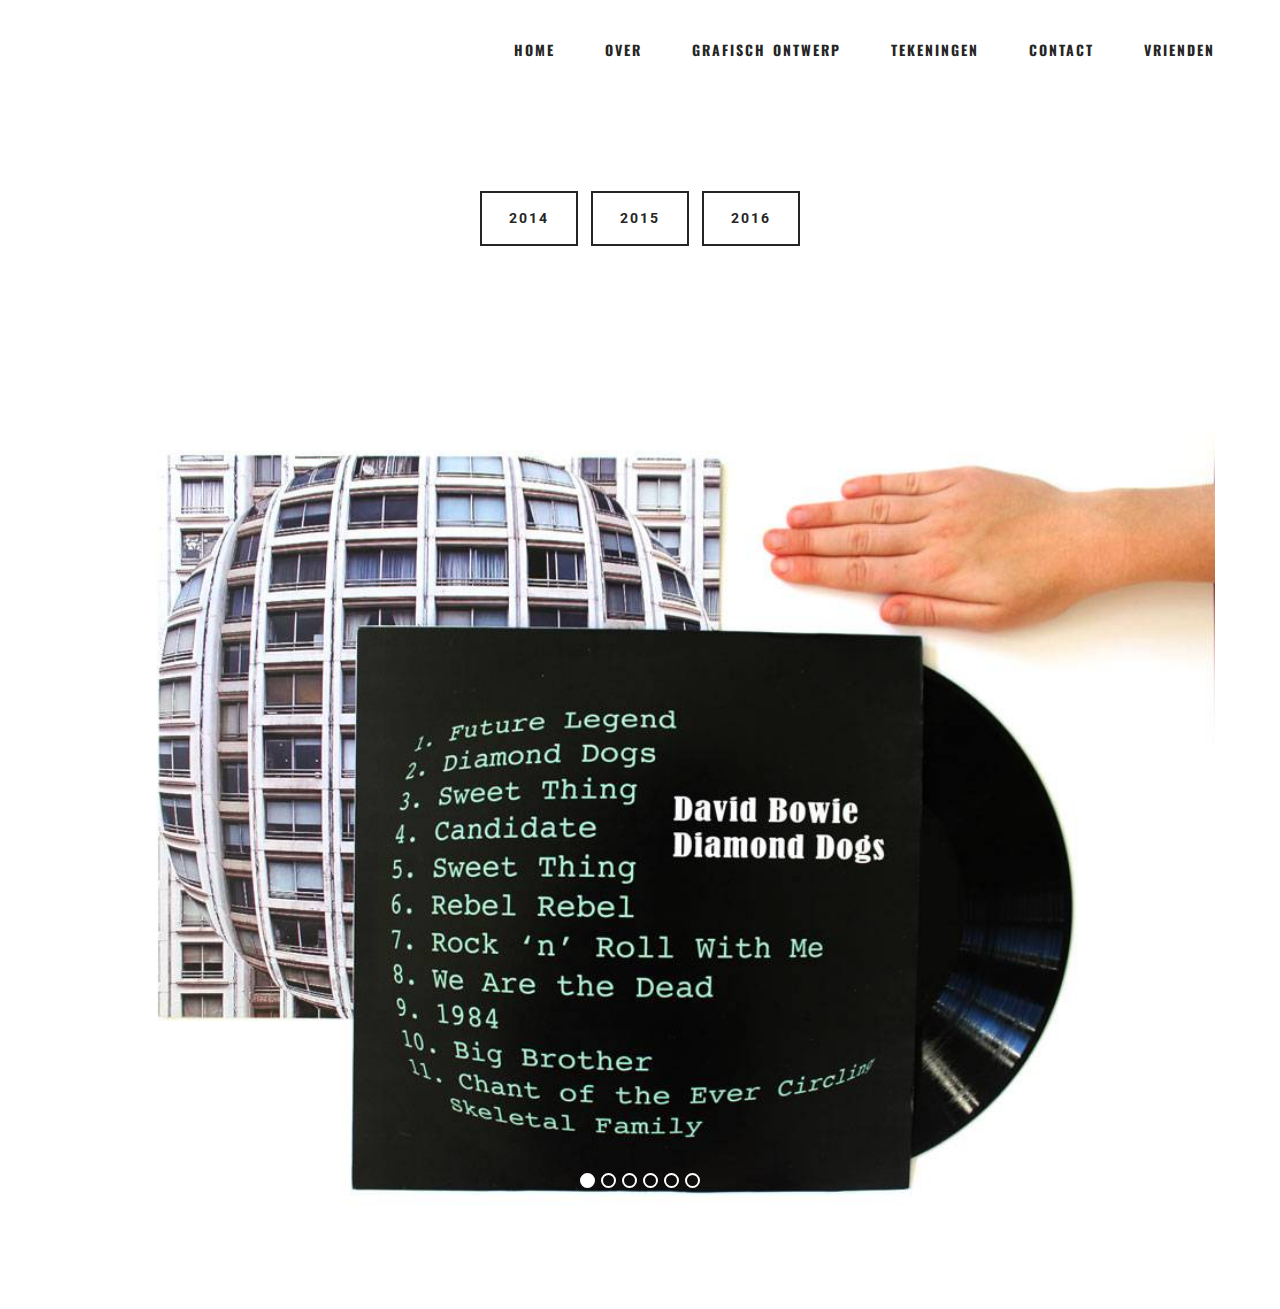
<file: page1.html>
<!DOCTYPE html>
<html>
<head>
  <!-- Site made with Mobirise Website Builder v2.9, https://mobirise.com -->
  <meta charset="UTF-8">
  <meta http-equiv="X-UA-Compatible" content="IE=edge">
  <meta name="generator" content="Mobirise v2.9, mobirise.com">
  <meta name="viewport" content="width=device-width, initial-scale=1">
  <link rel="shortcut icon" href="assets/images/logo.png" type="image/x-icon">
  <meta name="description" content="">
  
  <link rel="stylesheet" href="https://fonts.googleapis.com/css?family=Roboto:700,400&amp;subset=cyrillic,latin,greek,vietnamese">
  <link rel="stylesheet" href="assets/bootstrap/css/bootstrap.min.css">
  <link rel="stylesheet" href="assets/mobirise/css/style.css">
  <link rel="stylesheet" href="assets/mobirise-slider/style.css">
  <link rel="stylesheet" href="assets/mobirise/css/mbr-additional.css" type="text/css">
  
  
  
</head>
<body>

<!-- Google Analytics -->
<script>
  (function(i,s,o,g,r,a,m){i['GoogleAnalyticsObject']=r;i[r]=i[r]||function(){
  (i[r].q=i[r].q||[]).push(arguments)},i[r].l=1*new Date();a=s.createElement(o),
  m=s.getElementsByTagName(o)[0];a.async=1;a.src=g;m.parentNode.insertBefore(a,m)
  })(window,document,'script','//www.google-analytics.com/analytics.js','ga');

  ga('create', 'UA-74617232-1', 'auto');
  ga('send', 'pageview');

</script>
<!-- /Google Analytics -->


<section class="engine"><a rel="external" href="https://mobirise.com">Mobirise free website maker software</a></section>
<section class="mbr-navbar mbr-navbar--freeze mbr-navbar--absolute mbr-navbar--auto-collapse" id="ext_menu-0">
    <div class="mbr-navbar__section mbr-section">
        <div class="mbr-section__container container">
            <div class="mbr-navbar__container">
                
                <div class="mbr-navbar__hamburger mbr-hamburger text-white"><span class="mbr-hamburger__line"></span></div>
                <div class="mbr-navbar__column mbr-navbar__menu">
                    <nav class="mbr-navbar__menu-box mbr-navbar__menu-box--inline-right">
                        <div class="mbr-navbar__column"><ul class="mbr-navbar__items mbr-navbar__items--right mbr-buttons mbr-buttons--freeze mbr-buttons--right btn-decorator mbr-buttons--active mbr-buttons--only-links"><li class="mbr-navbar__item"><a class="mbr-buttons__link btn text-black" href="index.html">HOME</a></li> <li class="mbr-navbar__item"><a class="mbr-buttons__link btn text-black" href="index.html">OVER</a></li><li class="mbr-navbar__item"><a class="mbr-buttons__link btn text-black" href="page3.html">GRAFISCH ONTWERP</a></li> <li class="mbr-navbar__item"><a class="mbr-buttons__link btn text-black" href="page4.html">TEKENINGEN</a></li>  <li class="mbr-navbar__item"><a class="mbr-buttons__link btn text-black" href="index.html">CONTACT</a></li> <li class="mbr-navbar__item"><a class="mbr-buttons__link btn text-black" href="page5.html">VRIENDEN</a></li> </ul></div>
                        
                    </nav>
                </div>
            </div>
        </div>
    </div>
</section>

<section class="mbr-section mbr-after-navbar" id="buttons1-28">
    <div class="mbr-section__container container mbr-section__container--isolated">
        <div class="row">
            <div class="col-sm-8 col-sm-offset-2">
                <div class="mbr-buttons mbr-buttons--center"><a class="mbr-buttons__btn btn btn-lg btn-default" href="page1.html">2014</a> <a class="mbr-buttons__btn btn btn-lg btn-default" href="page2.html">2015</a> <a class="mbr-buttons__btn btn btn-lg btn-default" href="page3.html">2016</a></div>
            </div>
        </div>
    </div>
</section>

<section class="mbr-slider mbr-section mbr-section--no-padding carousel slide" data-ride="carousel" data-wrap="true" data-interval="5000" id="slider-25" style="background-color: rgb(255, 255, 255);">
    <div class="mbr-section__container container boxed-slider">
        <div>
            <ol class="carousel-indicators">
                <li data-app-prevent-settings="" data-target="#slider-25" data-slide-to="0" class="active"></li><li data-app-prevent-settings="" data-target="#slider-25" class="" data-slide-to="1"></li><li data-app-prevent-settings="" data-target="#slider-25" data-slide-to="2"></li><li data-app-prevent-settings="" data-target="#slider-25" data-slide-to="3"></li><li data-app-prevent-settings="" data-target="#slider-25" data-slide-to="4"></li><li data-app-prevent-settings="" data-target="#slider-25" data-slide-to="5"></li>
            </ol>
            <div class="carousel-inner" role="listbox">
                <div class="mbr-box mbr-section mbr-section--relative mbr-section--fixed-size mbr-section--bg-adapted item dark center active">
                    <div class="mbr-box__magnet">
                        <div>
                            <img src="assets/images/c1-1000x682-50.jpg">
                            <div class="row"><div class="col-sm-8 col-sm-offset-2">
                                <div class="mbr-hero">
                                    
                                    
                                </div>
                                
                            </div></div>
                        </div>
                    </div>
                </div><div class="mbr-box mbr-section mbr-section--relative mbr-section--fixed-size mbr-section--bg-adapted item dark center">
                    <div class="mbr-box__magnet">
                        <div>
                            <img src="assets/images/a1-1000x666-18.jpg">
                            <div class="row"><div class="col-sm-8 col-sm-offset-2">
                                <div class="mbr-hero">
                                    
                                    
                                </div>
                                
                            </div></div>
                        </div>
                    </div>
                </div><div class="mbr-box mbr-section mbr-section--relative mbr-section--fixed-size mbr-section--bg-adapted item dark center">
                    <div class="mbr-box__magnet">
                        <div>
                            <img src="assets/images/a2-1000x667-28.jpg">
                            <div class="row"><div class="col-sm-8 col-sm-offset-2">
                                <div class="mbr-hero">
                                    
                                    
                                </div>
                                
                            </div></div>
                        </div>
                    </div>
                </div><div class="mbr-box mbr-section mbr-section--relative mbr-section--fixed-size mbr-section--bg-adapted item dark center">
                    <div class="mbr-box__magnet">
                        <div>
                            <img src="assets/images/a3-1000x667-69.jpg">
                            <div class="row"><div class="col-sm-8 col-sm-offset-2">
                                <div class="mbr-hero">
                                    
                                    
                                </div>
                                
                            </div></div>
                        </div>
                    </div>
                </div><div class="mbr-box mbr-section mbr-section--relative mbr-section--fixed-size mbr-section--bg-adapted item dark center">
                    <div class="mbr-box__magnet">
                        <div>
                            <img src="assets/images/b2-1000x667-99.jpg">
                            <div class="row"><div class="col-sm-8 col-sm-offset-2">
                                <div class="mbr-hero">
                                    
                                    
                                </div>
                                
                            </div></div>
                        </div>
                    </div>
                </div><div class="mbr-box mbr-section mbr-section--relative mbr-section--fixed-size mbr-section--bg-adapted item dark center">
                    <div class="mbr-box__magnet">
                        <div>
                            <img src="assets/images/b1-1000x667-9.jpg">
                            <div class="row"><div class="col-sm-8 col-sm-offset-2">
                                <div class="mbr-hero">
                                    
                                    
                                </div>
                                
                            </div></div>
                        </div>
                    </div>
                </div>
            </div>
            
            <a data-app-prevent-settings="" class="left carousel-control" role="button" data-slide="prev" href="#slider-25">
                <span class="glyphicon glyphicon-menu-left" aria-hidden="true"></span>
                <span class="sr-only">Previous</span>
            </a>
            <a data-app-prevent-settings="" class="right carousel-control" role="button" data-slide="next" href="#slider-25">
                <span class="glyphicon glyphicon-menu-right" aria-hidden="true"></span>
                <span class="sr-only">Next</span>
            </a>
        </div>
    </div>
</section>


  <script src="assets/web/assets/jquery/jquery.min.js"></script>
  <script src="assets/bootstrap/js/bootstrap.min.js"></script>
  <script src="assets/smooth-scroll/SmoothScroll.js"></script>
  <script src="assets/bootstrap-carousel-swipe/bootstrap-carousel-swipe.js"></script>
  <script src="assets/mobirise/js/script.js"></script>
  
  
</body>
</html>
</file>
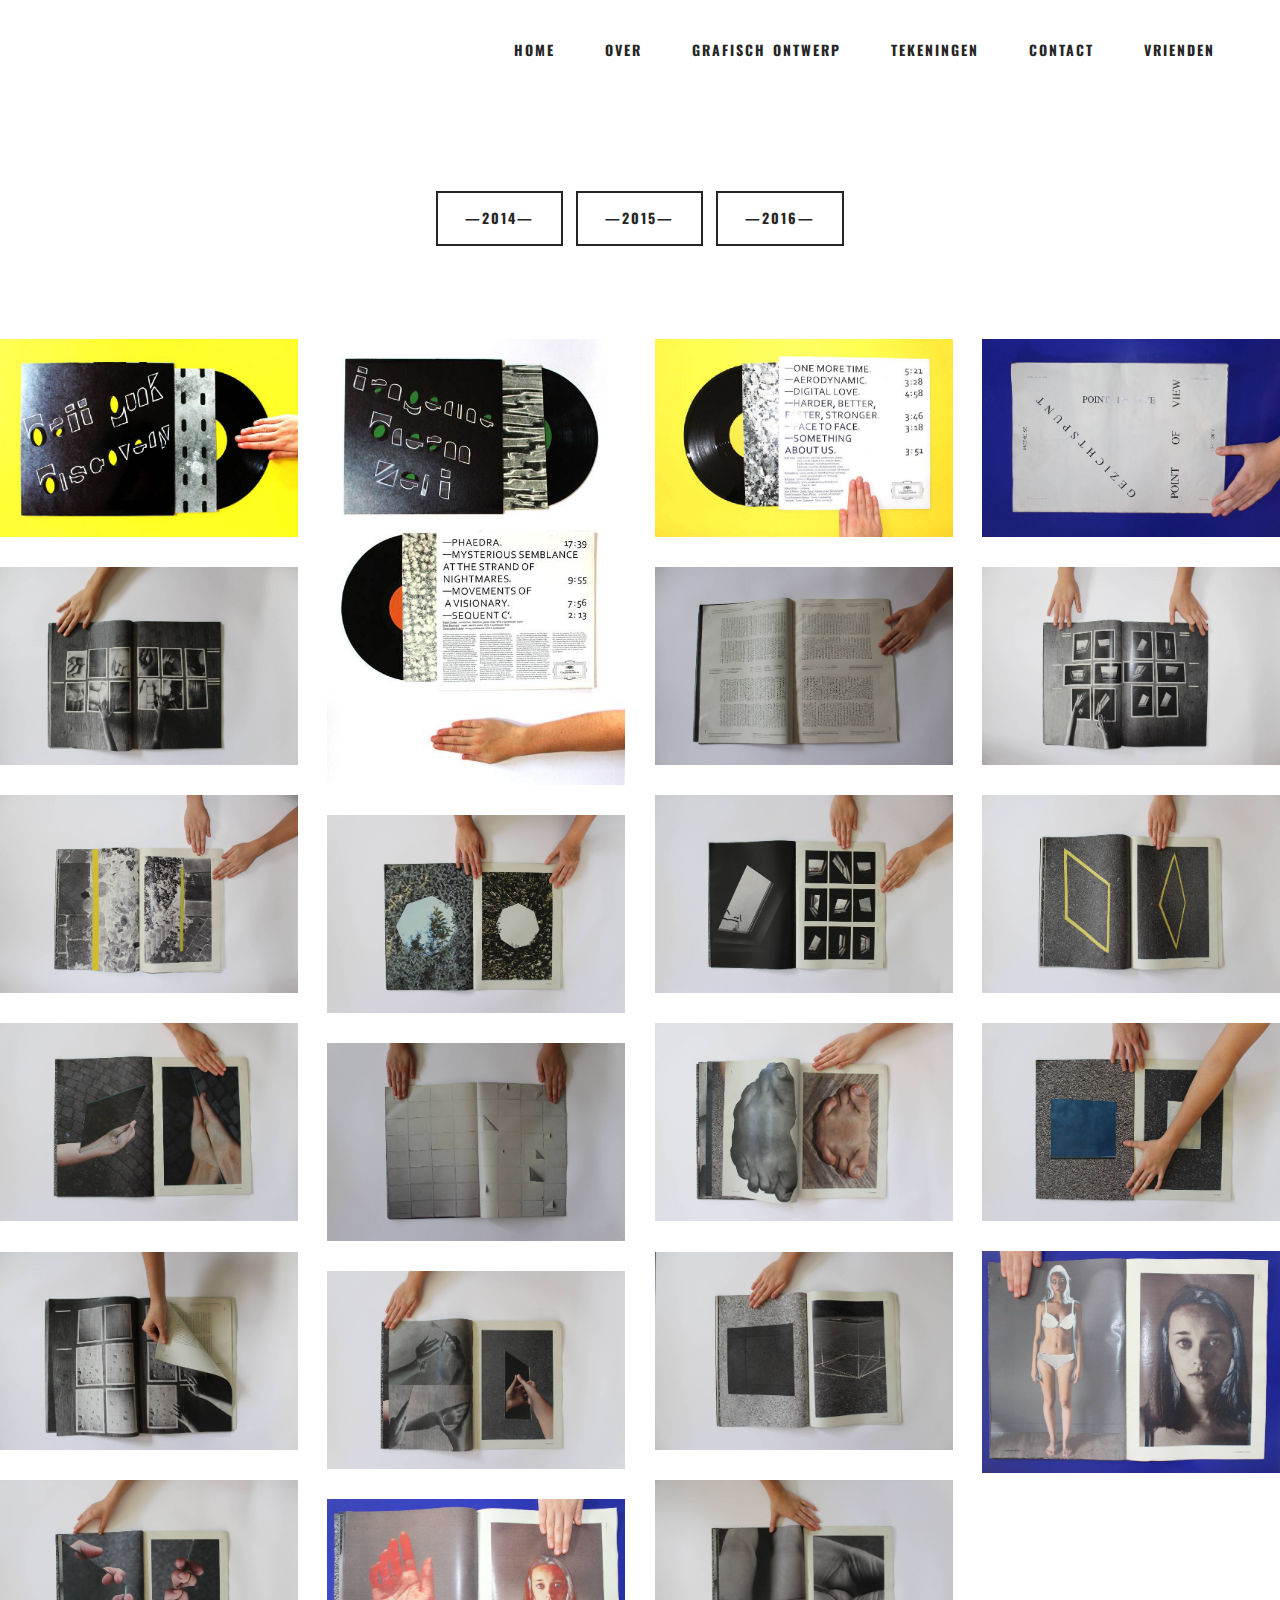
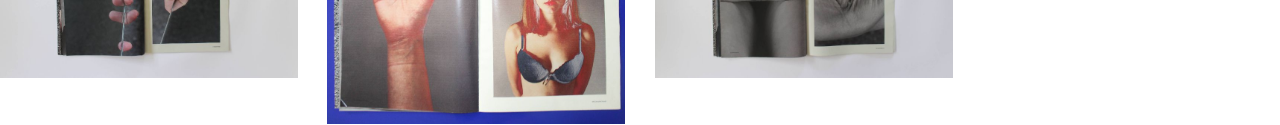
<file: page2.html>
<!DOCTYPE html>
<html>
<head>
  <!-- Site made with Mobirise Website Builder v2.9, https://mobirise.com -->
  <meta charset="UTF-8">
  <meta http-equiv="X-UA-Compatible" content="IE=edge">
  <meta name="generator" content="Mobirise v2.9, mobirise.com">
  <meta name="viewport" content="width=device-width, initial-scale=1">
  <link rel="shortcut icon" href="assets/images/logo.png" type="image/x-icon">
  <meta name="description" content="">
  
  <link rel="stylesheet" href="https://fonts.googleapis.com/css?family=Roboto:700,400&amp;subset=cyrillic,latin,greek,vietnamese">
  <link rel="stylesheet" href="assets/bootstrap/css/bootstrap.min.css">
  <link rel="stylesheet" href="assets/mobirise/css/style.css">
  <link rel="stylesheet" href="assets/mobirise-gallery/style.css">
  <link rel="stylesheet" href="assets/mobirise-slider/style.css">
  <link rel="stylesheet" href="assets/mobirise/css/mbr-additional.css" type="text/css">
  
  
  
</head>
<body>

<!-- Google Analytics -->
<script>
  (function(i,s,o,g,r,a,m){i['GoogleAnalyticsObject']=r;i[r]=i[r]||function(){
  (i[r].q=i[r].q||[]).push(arguments)},i[r].l=1*new Date();a=s.createElement(o),
  m=s.getElementsByTagName(o)[0];a.async=1;a.src=g;m.parentNode.insertBefore(a,m)
  })(window,document,'script','//www.google-analytics.com/analytics.js','ga');

  ga('create', 'UA-74617232-1', 'auto');
  ga('send', 'pageview');

</script>
<!-- /Google Analytics -->


<section class="engine"><a rel="external" href="https://mobirise.com">Mobirise web page software</a></section>
<section class="mbr-navbar mbr-navbar--freeze mbr-navbar--absolute mbr-navbar--auto-collapse" id="ext_menu-0">
    <div class="mbr-navbar__section mbr-section">
        <div class="mbr-section__container container">
            <div class="mbr-navbar__container">
                
                <div class="mbr-navbar__hamburger mbr-hamburger text-white"><span class="mbr-hamburger__line"></span></div>
                <div class="mbr-navbar__column mbr-navbar__menu">
                    <nav class="mbr-navbar__menu-box mbr-navbar__menu-box--inline-right">
                        <div class="mbr-navbar__column"><ul class="mbr-navbar__items mbr-navbar__items--right mbr-buttons mbr-buttons--freeze mbr-buttons--right btn-decorator mbr-buttons--active mbr-buttons--only-links"><li class="mbr-navbar__item"><a class="mbr-buttons__link btn text-black" href="index.html">HOME</a></li> <li class="mbr-navbar__item"><a class="mbr-buttons__link btn text-black" href="index.html">OVER</a></li><li class="mbr-navbar__item"><a class="mbr-buttons__link btn text-black" href="page3.html">GRAFISCH ONTWERP</a></li> <li class="mbr-navbar__item"><a class="mbr-buttons__link btn text-black" href="page4.html">TEKENINGEN</a></li>  <li class="mbr-navbar__item"><a class="mbr-buttons__link btn text-black" href="index.html">CONTACT</a></li> <li class="mbr-navbar__item"><a class="mbr-buttons__link btn text-black" href="page5.html">VRIENDEN</a></li> </ul></div>
                        
                    </nav>
                </div>
            </div>
        </div>
    </div>
</section>

<section class="mbr-section mbr-after-navbar" id="buttons1-32">
    <div class="mbr-section__container container mbr-section__container--isolated">
        <div class="row">
            <div class="col-sm-8 col-sm-offset-2">
                <div class="mbr-buttons mbr-buttons--center"><a class="mbr-buttons__btn btn btn-lg btn-default" href="page1.html">—2014—</a> <a class="mbr-buttons__btn btn btn-lg btn-default" href="page2.html">—2015—</a> <a class="mbr-buttons__btn btn btn-lg btn-default" href="page3.html">—2016—</a></div>
            </div>
        </div>
    </div>
</section>

<section class="mbr-gallery mbr-section mbr-section--no-padding" id="gallery1-31" style="background-color: rgb(255, 255, 255);">
    <!-- Gallery -->
    <div class=" mbr-gallery-layout-default">
        <div>
            <div class="row mbr-gallery-row">
                <div class="col-lg-3 col-md-4 col-sm-6 col-xs-12 mbr-gallery-item">
                    <a href="#lb-gallery1-31" data-slide-to="0" data-toggle="modal">
                        <img alt="" src="assets/images/a2-1000x667-55-1000x667-62.jpg">
                        <span class="icon glyphicon glyphicon-zoom-in"></span>
                    </a>
                </div><div class="col-lg-3 col-md-4 col-sm-6 col-xs-12 mbr-gallery-item">
                    <a href="#lb-gallery1-31" data-slide-to="1" data-toggle="modal">
                        <img alt="" src="assets/images/a1-500x750-70-500x750-74.jpg">
                        <span class="icon glyphicon glyphicon-zoom-in"></span>
                    </a>
                </div><div class="col-lg-3 col-md-4 col-sm-6 col-xs-12 mbr-gallery-item">
                    <a href="#lb-gallery1-31" data-slide-to="2" data-toggle="modal">
                        <img alt="" src="assets/images/a3-1000x667-20-1000x667-71.jpg">
                        <span class="icon glyphicon glyphicon-zoom-in"></span>
                    </a>
                </div><div class="col-lg-3 col-md-4 col-sm-6 col-xs-12 mbr-gallery-item">
                    <a href="#lb-gallery1-31" data-slide-to="3" data-toggle="modal">
                        <img alt="" src="assets/images/img-7542-5184x3456-23-2000x1333-0.jpg">
                        <span class="icon glyphicon glyphicon-zoom-in"></span>
                    </a>
                </div><div class="col-lg-3 col-md-4 col-sm-6 col-xs-12 mbr-gallery-item">
                    <a href="#lb-gallery1-31" data-slide-to="4" data-toggle="modal">
                        <img alt="" src="assets/images/img-7546-5184x3456-85-2000x1333-74.jpg">
                        <span class="icon glyphicon glyphicon-zoom-in"></span>
                    </a>
                </div><div class="col-lg-3 col-md-4 col-sm-6 col-xs-12 mbr-gallery-item">
                    <a href="#lb-gallery1-31" data-slide-to="5" data-toggle="modal">
                        <img alt="" src="assets/images/img-7553-5184x3456-13-2000x1333-12.jpg">
                        <span class="icon glyphicon glyphicon-zoom-in"></span>
                    </a>
                </div><div class="col-lg-3 col-md-4 col-sm-6 col-xs-12 mbr-gallery-item">
                    <a href="#lb-gallery1-31" data-slide-to="6" data-toggle="modal">
                        <img alt="" src="assets/images/img-7558-5184x3456-10-2000x1333-56.jpg">
                        <span class="icon glyphicon glyphicon-zoom-in"></span>
                    </a>
                </div><div class="col-lg-3 col-md-4 col-sm-6 col-xs-12 mbr-gallery-item">
                    <a href="#lb-gallery1-31" data-slide-to="7" data-toggle="modal">
                        <img alt="" src="assets/images/img-7562-5184x3456-16-2000x1333-69.jpg">
                        <span class="icon glyphicon glyphicon-zoom-in"></span>
                    </a>
                </div><div class="col-lg-3 col-md-4 col-sm-6 col-xs-12 mbr-gallery-item">
                    <a href="#lb-gallery1-31" data-slide-to="8" data-toggle="modal">
                        <img alt="" src="assets/images/img-7566-5184x3456-82-2000x1333-53.jpg">
                        <span class="icon glyphicon glyphicon-zoom-in"></span>
                    </a>
                </div><div class="col-lg-3 col-md-4 col-sm-6 col-xs-12 mbr-gallery-item">
                    <a href="#lb-gallery1-31" data-slide-to="9" data-toggle="modal">
                        <img alt="" src="assets/images/img-7570-5184x3456-99-2000x1333-84.jpg">
                        <span class="icon glyphicon glyphicon-zoom-in"></span>
                    </a>
                </div><div class="col-lg-3 col-md-4 col-sm-6 col-xs-12 mbr-gallery-item">
                    <a href="#lb-gallery1-31" data-slide-to="10" data-toggle="modal">
                        <img alt="" src="assets/images/img-7572-5184x3456-72-2000x1333-86.jpg">
                        <span class="icon glyphicon glyphicon-zoom-in"></span>
                    </a>
                </div><div class="col-lg-3 col-md-4 col-sm-6 col-xs-12 mbr-gallery-item">
                    <a href="#lb-gallery1-31" data-slide-to="11" data-toggle="modal">
                        <img alt="" src="assets/images/img-7573-5184x3456-24-2000x1333-99.jpg">
                        <span class="icon glyphicon glyphicon-zoom-in"></span>
                    </a>
                </div><div class="col-lg-3 col-md-4 col-sm-6 col-xs-12 mbr-gallery-item">
                    <a href="#lb-gallery1-31" data-slide-to="12" data-toggle="modal">
                        <img alt="" src="assets/images/img-7575-5184x3456-17-2000x1333-13.jpg">
                        <span class="icon glyphicon glyphicon-zoom-in"></span>
                    </a>
                </div><div class="col-lg-3 col-md-4 col-sm-6 col-xs-12 mbr-gallery-item">
                    <a href="#lb-gallery1-31" data-slide-to="13" data-toggle="modal">
                        <img alt="" src="assets/images/img-7582-5184x3456-85-2000x1333-70.jpg">
                        <span class="icon glyphicon glyphicon-zoom-in"></span>
                    </a>
                </div><div class="col-lg-3 col-md-4 col-sm-6 col-xs-12 mbr-gallery-item">
                    <a href="#lb-gallery1-31" data-slide-to="14" data-toggle="modal">
                        <img alt="" src="assets/images/img-7589-5184x3456-96-2000x1333-14.jpg">
                        <span class="icon glyphicon glyphicon-zoom-in"></span>
                    </a>
                </div><div class="col-lg-3 col-md-4 col-sm-6 col-xs-12 mbr-gallery-item">
                    <a href="#lb-gallery1-31" data-slide-to="15" data-toggle="modal">
                        <img alt="" src="assets/images/img-7593-4613x3456-8-2000x1498-15.jpg">
                        <span class="icon glyphicon glyphicon-zoom-in"></span>
                    </a>
                </div><div class="col-lg-3 col-md-4 col-sm-6 col-xs-12 mbr-gallery-item">
                    <a href="#lb-gallery1-31" data-slide-to="16" data-toggle="modal">
                        <img alt="" src="assets/images/img-7554-5184x3456-74-2000x1333-86.jpg">
                        <span class="icon glyphicon glyphicon-zoom-in"></span>
                    </a>
                </div><div class="col-lg-3 col-md-4 col-sm-6 col-xs-12 mbr-gallery-item">
                    <a href="#lb-gallery1-31" data-slide-to="17" data-toggle="modal">
                        <img alt="" src="assets/images/img-7561-5184x3456-6-2000x1333-38.jpg">
                        <span class="icon glyphicon glyphicon-zoom-in"></span>
                    </a>
                </div><div class="col-lg-3 col-md-4 col-sm-6 col-xs-12 mbr-gallery-item">
                    <a href="#lb-gallery1-31" data-slide-to="18" data-toggle="modal">
                        <img alt="" src="assets/images/img-7577-5184x3456-25-2000x1333-55.jpg">
                        <span class="icon glyphicon glyphicon-zoom-in"></span>
                    </a>
                </div><div class="col-lg-3 col-md-4 col-sm-6 col-xs-12 mbr-gallery-item">
                    <a href="#lb-gallery1-31" data-slide-to="19" data-toggle="modal">
                        <img alt="" src="assets/images/img-7580-5184x3456-77-2000x1333-40.jpg">
                        <span class="icon glyphicon glyphicon-zoom-in"></span>
                    </a>
                </div><div class="col-lg-3 col-md-4 col-sm-6 col-xs-12 mbr-gallery-item">
                    <a href="#lb-gallery1-31" data-slide-to="20" data-toggle="modal">
                        <img alt="" src="assets/images/img-7584-5184x3456-28-2000x1333-83.jpg">
                        <span class="icon glyphicon glyphicon-zoom-in"></span>
                    </a>
                </div><div class="col-lg-3 col-md-4 col-sm-6 col-xs-12 mbr-gallery-item">
                    <a href="#lb-gallery1-31" data-slide-to="21" data-toggle="modal">
                        <img alt="" src="assets/images/img-7591-4471x3393-73-2000x1518-80.jpg">
                        <span class="icon glyphicon glyphicon-zoom-in"></span>
                    </a>
                </div>
            </div>
        </div>
        <div class="clearfix"></div>
    </div>

    <!-- Lightbox -->
    <div data-app-prevent-settings="" class="mbr-slider modal fade carousel slide" tabindex="-1" data-keyboard="true" data-interval="false" id="lb-gallery1-31">
        <div class="modal-dialog">
            <div class="modal-content">
                <div class="modal-body">
                    <ol class="carousel-indicators">
                        <li data-app-prevent-settings="" data-target="#lb-gallery1-31" data-slide-to="0"></li><li data-app-prevent-settings="" data-target="#lb-gallery1-31" data-slide-to="1"></li><li data-app-prevent-settings="" data-target="#lb-gallery1-31" data-slide-to="2"></li><li data-app-prevent-settings="" data-target="#lb-gallery1-31" class=" active" data-slide-to="3"></li><li data-app-prevent-settings="" data-target="#lb-gallery1-31" data-slide-to="4"></li><li data-app-prevent-settings="" data-target="#lb-gallery1-31" data-slide-to="5"></li><li data-app-prevent-settings="" data-target="#lb-gallery1-31" data-slide-to="6"></li><li data-app-prevent-settings="" data-target="#lb-gallery1-31" data-slide-to="7"></li><li data-app-prevent-settings="" data-target="#lb-gallery1-31" data-slide-to="8"></li><li data-app-prevent-settings="" data-target="#lb-gallery1-31" data-slide-to="9"></li><li data-app-prevent-settings="" data-target="#lb-gallery1-31" data-slide-to="10"></li><li data-app-prevent-settings="" data-target="#lb-gallery1-31" data-slide-to="11"></li><li data-app-prevent-settings="" data-target="#lb-gallery1-31" data-slide-to="12"></li><li data-app-prevent-settings="" data-target="#lb-gallery1-31" data-slide-to="13"></li><li data-app-prevent-settings="" data-target="#lb-gallery1-31" data-slide-to="14"></li><li data-app-prevent-settings="" data-target="#lb-gallery1-31" data-slide-to="15"></li><li data-app-prevent-settings="" data-target="#lb-gallery1-31" data-slide-to="16"></li><li data-app-prevent-settings="" data-target="#lb-gallery1-31" data-slide-to="17"></li><li data-app-prevent-settings="" data-target="#lb-gallery1-31" data-slide-to="18"></li><li data-app-prevent-settings="" data-target="#lb-gallery1-31" data-slide-to="19"></li><li data-app-prevent-settings="" data-target="#lb-gallery1-31" data-slide-to="20"></li><li data-app-prevent-settings="" data-target="#lb-gallery1-31" data-slide-to="21"></li>
                    </ol>
                    <div class="carousel-inner">
                        <div class="item">
                            <img alt="" src="assets/images/a2-1000x667-55.jpg">
                        </div><div class="item">
                            <img alt="" src="assets/images/a1-500x750-70.jpg">
                        </div><div class="item">
                            <img alt="" src="assets/images/a3-1000x667-20.jpg">
                        </div><div class="item active">
                            <img alt="" src="assets/images/img-7542-5184x3456-23.jpg">
                        </div><div class="item">
                            <img alt="" src="assets/images/img-7546-5184x3456-85.jpg">
                        </div><div class="item">
                            <img alt="" src="assets/images/img-7553-5184x3456-13.jpg">
                        </div><div class="item">
                            <img alt="" src="assets/images/img-7558-5184x3456-10.jpg">
                        </div><div class="item">
                            <img alt="" src="assets/images/img-7562-5184x3456-16.jpg">
                        </div><div class="item">
                            <img alt="" src="assets/images/img-7566-5184x3456-82.jpg">
                        </div><div class="item">
                            <img alt="" src="assets/images/img-7570-5184x3456-99.jpg">
                        </div><div class="item">
                            <img alt="" src="assets/images/img-7572-5184x3456-72.jpg">
                        </div><div class="item">
                            <img alt="" src="assets/images/img-7573-5184x3456-24.jpg">
                        </div><div class="item">
                            <img alt="" src="assets/images/img-7575-5184x3456-17.jpg">
                        </div><div class="item">
                            <img alt="" src="assets/images/img-7582-5184x3456-85.jpg">
                        </div><div class="item">
                            <img alt="" src="assets/images/img-7589-5184x3456-96.jpg">
                        </div><div class="item">
                            <img alt="" src="assets/images/img-7593-4613x3456-8.jpg">
                        </div><div class="item">
                            <img alt="" src="assets/images/img-7554-5184x3456-74.jpg">
                        </div><div class="item">
                            <img alt="" src="assets/images/img-7561-5184x3456-6.jpg">
                        </div><div class="item">
                            <img alt="" src="assets/images/img-7577-5184x3456-25.jpg">
                        </div><div class="item">
                            <img alt="" src="assets/images/img-7580-5184x3456-77.jpg">
                        </div><div class="item">
                            <img alt="" src="assets/images/img-7584-5184x3456-28.jpg">
                        </div><div class="item">
                            <img alt="" src="assets/images/img-7591-4471x3393-73.jpg">
                        </div>
                    </div>
                    <a class="left carousel-control" role="button" data-slide="prev" href="#lb-gallery1-31">
                        <span class="glyphicon glyphicon-menu-left" aria-hidden="true"></span>
                        <span class="sr-only">Previous</span>
                    </a>
                    <a class="right carousel-control" role="button" data-slide="next" href="#lb-gallery1-31">
                        <span class="glyphicon glyphicon-menu-right" aria-hidden="true"></span>
                        <span class="sr-only">Next</span>
                    </a>

                    <a class="close" href="#" role="button" data-dismiss="modal">
                        <span class="glyphicon glyphicon-remove" aria-hidden="true"></span>
                        <span class="sr-only">Close</span>
                    </a>
                </div>
            </div>
        </div>
    </div>
</section>


  <script src="assets/web/assets/jquery/jquery.min.js"></script>
  <script src="assets/bootstrap/js/bootstrap.min.js"></script>
  <script src="assets/smooth-scroll/SmoothScroll.js"></script>
  <script src="assets/masonry/masonry.pkgd.min.js"></script>
  <script src="assets/imagesloaded/imagesloaded.pkgd.min.js"></script>
  <script src="assets/bootstrap-carousel-swipe/bootstrap-carousel-swipe.js"></script>
  <script src="assets/mobirise/js/script.js"></script>
  <script src="assets/mobirise-gallery/script.js"></script>
  
  
</body>
</html>
</file>
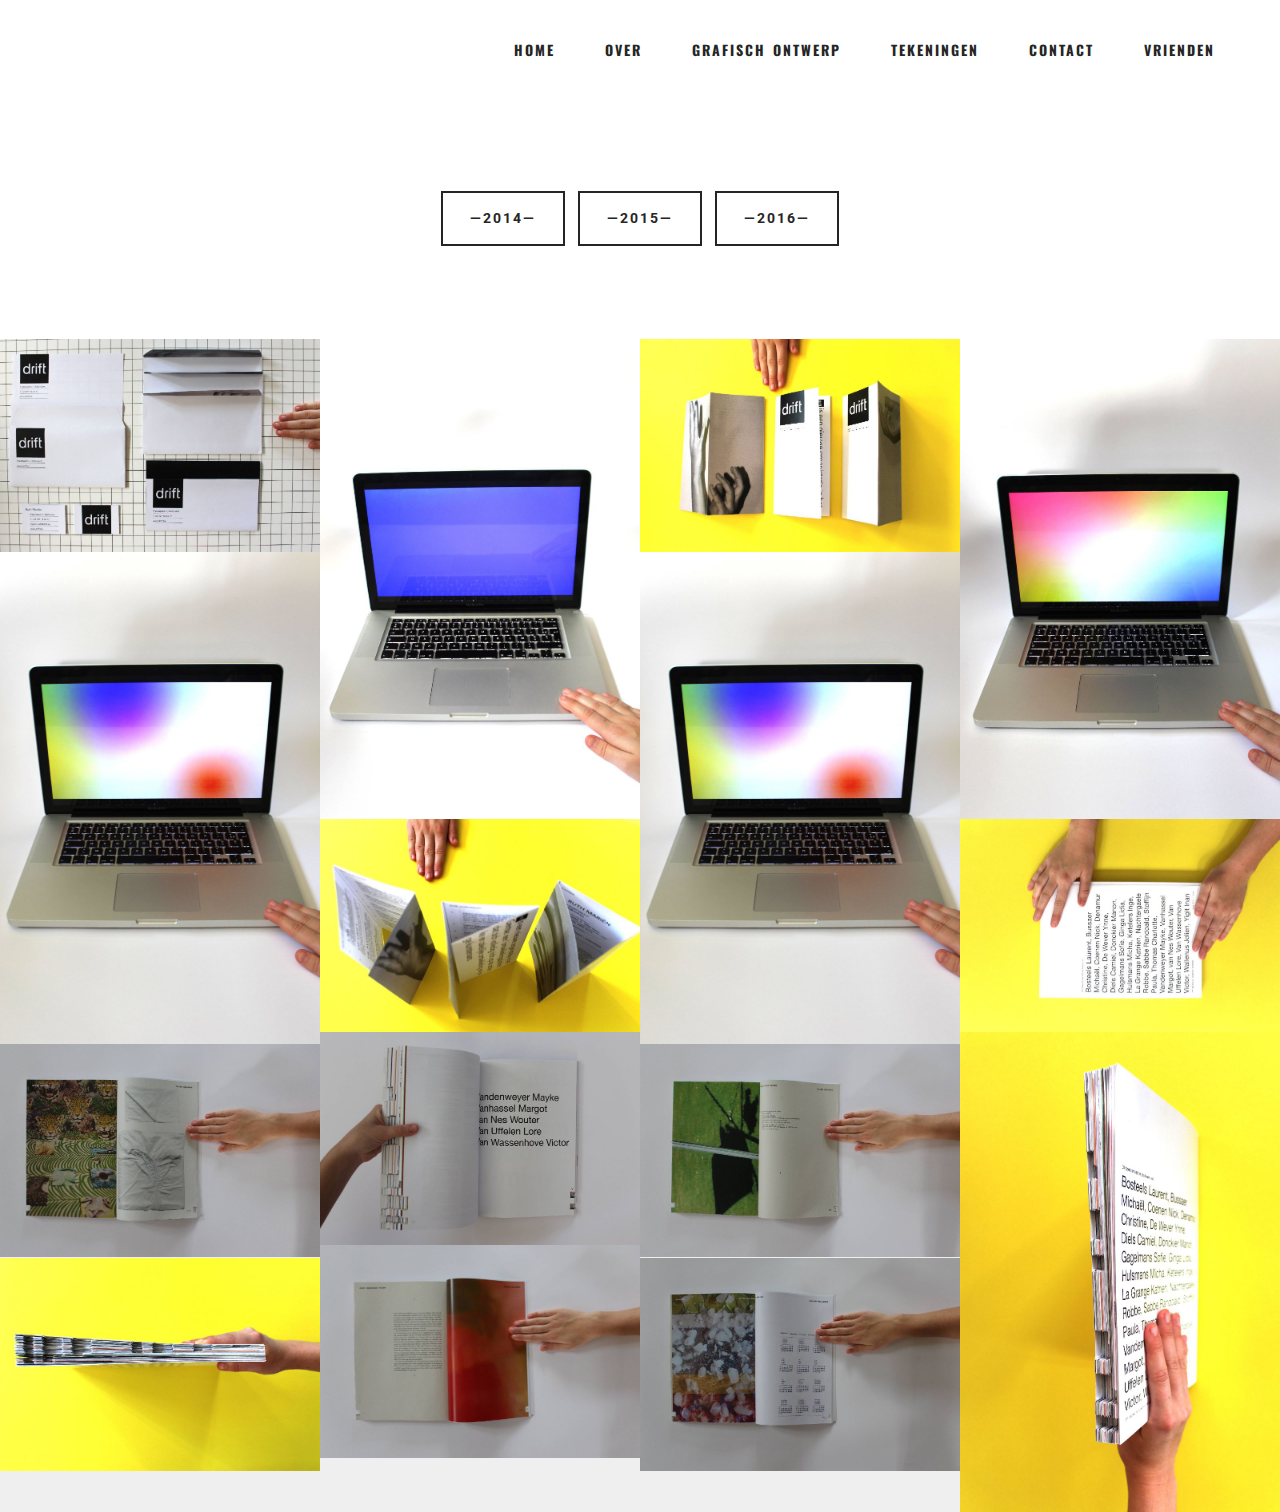
<file: page3.html>
<!DOCTYPE html>
<html>
<head>
  <!-- Site made with Mobirise Website Builder v2.9, https://mobirise.com -->
  <meta charset="UTF-8">
  <meta http-equiv="X-UA-Compatible" content="IE=edge">
  <meta name="generator" content="Mobirise v2.9, mobirise.com">
  <meta name="viewport" content="width=device-width, initial-scale=1">
  <link rel="shortcut icon" href="assets/images/logo.png" type="image/x-icon">
  <meta name="description" content="">
  
  <link rel="stylesheet" href="https://fonts.googleapis.com/css?family=Roboto:700,400&amp;subset=cyrillic,latin,greek,vietnamese">
  <link rel="stylesheet" href="assets/bootstrap/css/bootstrap.min.css">
  <link rel="stylesheet" href="assets/mobirise/css/style.css">
  <link rel="stylesheet" href="assets/mobirise-gallery/style.css">
  <link rel="stylesheet" href="assets/mobirise-slider/style.css">
  <link rel="stylesheet" href="assets/mobirise/css/mbr-additional.css" type="text/css">
  
  
  
</head>
<body>

<!-- Google Analytics -->
<script>
  (function(i,s,o,g,r,a,m){i['GoogleAnalyticsObject']=r;i[r]=i[r]||function(){
  (i[r].q=i[r].q||[]).push(arguments)},i[r].l=1*new Date();a=s.createElement(o),
  m=s.getElementsByTagName(o)[0];a.async=1;a.src=g;m.parentNode.insertBefore(a,m)
  })(window,document,'script','//www.google-analytics.com/analytics.js','ga');

  ga('create', 'UA-74617232-1', 'auto');
  ga('send', 'pageview');

</script>
<!-- /Google Analytics -->


<section class="engine"><a rel="external" href="https://mobirise.com">Mobirise site builder software</a></section>
<section class="mbr-navbar mbr-navbar--freeze mbr-navbar--absolute mbr-navbar--auto-collapse" id="ext_menu-0">
    <div class="mbr-navbar__section mbr-section">
        <div class="mbr-section__container container">
            <div class="mbr-navbar__container">
                
                <div class="mbr-navbar__hamburger mbr-hamburger text-white"><span class="mbr-hamburger__line"></span></div>
                <div class="mbr-navbar__column mbr-navbar__menu">
                    <nav class="mbr-navbar__menu-box mbr-navbar__menu-box--inline-right">
                        <div class="mbr-navbar__column"><ul class="mbr-navbar__items mbr-navbar__items--right mbr-buttons mbr-buttons--freeze mbr-buttons--right btn-decorator mbr-buttons--active mbr-buttons--only-links"><li class="mbr-navbar__item"><a class="mbr-buttons__link btn text-black" href="index.html">HOME</a></li> <li class="mbr-navbar__item"><a class="mbr-buttons__link btn text-black" href="index.html">OVER</a></li><li class="mbr-navbar__item"><a class="mbr-buttons__link btn text-black" href="page3.html">GRAFISCH ONTWERP</a></li> <li class="mbr-navbar__item"><a class="mbr-buttons__link btn text-black" href="page4.html">TEKENINGEN</a></li>  <li class="mbr-navbar__item"><a class="mbr-buttons__link btn text-black" href="index.html">CONTACT</a></li> <li class="mbr-navbar__item"><a class="mbr-buttons__link btn text-black" href="page5.html">VRIENDEN</a></li> </ul></div>
                        
                    </nav>
                </div>
            </div>
        </div>
    </div>
</section>

<section class="mbr-section mbr-after-navbar" id="buttons1-34">
    <div class="mbr-section__container container mbr-section__container--isolated">
        <div class="row">
            <div class="col-sm-8 col-sm-offset-2">
                <div class="mbr-buttons mbr-buttons--center"><a class="mbr-buttons__btn btn btn-lg btn-default" href="page1.html">—2014—</a> <a class="mbr-buttons__btn btn btn-lg btn-default" href="page2.html">—2015—</a> <a class="mbr-buttons__btn btn btn-lg btn-default" href="page3.html">—2016—</a></div>
            </div>
        </div>
    </div>
</section>

<section class="mbr-gallery mbr-section mbr-section--no-padding" id="gallery1-35" style="background-color: rgb(239, 239, 239);">
    <!-- Gallery -->
    <div class=" mbr-gallery-layout-default">
        <div>
            <div class="row mbr-gallery-row no-gutter">
                <div class="col-lg-3 col-md-4 col-sm-6 col-xs-12 mbr-gallery-item">
                    <a href="#lb-gallery1-35" data-slide-to="0" data-toggle="modal">
                        <img alt="" src="assets/images/img-7631-4793x3195-3-2000x1333-14.jpg">
                        <span class="icon glyphicon glyphicon-zoom-in"></span>
                    </a>
                </div><div class="col-lg-3 col-md-4 col-sm-6 col-xs-12 mbr-gallery-item">
                    <a href="#lb-gallery1-35" data-slide-to="1" data-toggle="modal">
                        <img alt="" src="assets/images/img-7600-3286x4929-90-2000x3000-25.jpg">
                        <span class="icon glyphicon glyphicon-zoom-in"></span>
                    </a>
                </div><div class="col-lg-3 col-md-4 col-sm-6 col-xs-12 mbr-gallery-item">
                    <a href="#lb-gallery1-35" data-slide-to="2" data-toggle="modal">
                        <img alt="" src="assets/images/img-7635-5184x3456-86-2000x1333-27.jpg">
                        <span class="icon glyphicon glyphicon-zoom-in"></span>
                    </a>
                </div><div class="col-lg-3 col-md-4 col-sm-6 col-xs-12 mbr-gallery-item">
                    <a href="#lb-gallery1-35" data-slide-to="3" data-toggle="modal">
                        <img alt="" src="assets/images/img-7602-3332x4998-61-2000x3000-59.jpg">
                        <span class="icon glyphicon glyphicon-zoom-in"></span>
                    </a>
                </div><div class="col-lg-3 col-md-4 col-sm-6 col-xs-12 mbr-gallery-item">
                    <a href="#lb-gallery1-35" data-slide-to="4" data-toggle="modal">
                        <img alt="" src="assets/images/img-7604-3078x4742-87-2000x3081-49.jpg">
                        <span class="icon glyphicon glyphicon-zoom-in"></span>
                    </a>
                </div><div class="col-lg-3 col-md-4 col-sm-6 col-xs-12 mbr-gallery-item">
                    <a href="#lb-gallery1-35" data-slide-to="5" data-toggle="modal">
                        <img alt="" src="assets/images/img-7604-3078x4742-87-2000x3081-49.jpg">
                        <span class="icon glyphicon glyphicon-zoom-in"></span>
                    </a>
                </div><div class="col-lg-3 col-md-4 col-sm-6 col-xs-12 mbr-gallery-item">
                    <a href="#lb-gallery1-35" data-slide-to="6" data-toggle="modal">
                        <img alt="" src="assets/images/img-7632-4619x3079-79-2000x1333-74.jpg">
                        <span class="icon glyphicon glyphicon-zoom-in"></span>
                    </a>
                </div><div class="col-lg-3 col-md-4 col-sm-6 col-xs-12 mbr-gallery-item">
                    <a href="#lb-gallery1-35" data-slide-to="7" data-toggle="modal">
                        <img alt="" src="assets/images/img-7526-5074x3383-41-2000x1333-79.jpg">
                        <span class="icon glyphicon glyphicon-zoom-in"></span>
                    </a>
                </div><div class="col-lg-3 col-md-4 col-sm-6 col-xs-12 mbr-gallery-item">
                    <a href="#lb-gallery1-35" data-slide-to="8" data-toggle="modal">
                        <img alt="" src="assets/images/img-7527-5184x3456-96-2000x1333-51.jpg">
                        <span class="icon glyphicon glyphicon-zoom-in"></span>
                    </a>
                </div><div class="col-lg-3 col-md-4 col-sm-6 col-xs-12 mbr-gallery-item">
                    <a href="#lb-gallery1-35" data-slide-to="9" data-toggle="modal">
                        <img alt="" src="assets/images/img-7598-copy-3456x5184-3-2000x3000-43.jpg">
                        <span class="icon glyphicon glyphicon-zoom-in"></span>
                    </a>
                </div><div class="col-lg-3 col-md-4 col-sm-6 col-xs-12 mbr-gallery-item">
                    <a href="#lb-gallery1-35" data-slide-to="10" data-toggle="modal">
                        <img alt="" src="assets/images/img-7535-5184x3456-63-2000x1333-64.jpg">
                        <span class="icon glyphicon glyphicon-zoom-in"></span>
                    </a>
                </div><div class="col-lg-3 col-md-4 col-sm-6 col-xs-12 mbr-gallery-item">
                    <a href="#lb-gallery1-35" data-slide-to="11" data-toggle="modal">
                        <img alt="" src="assets/images/img-7536-5184x3456-40-2000x1333-38.jpg">
                        <span class="icon glyphicon glyphicon-zoom-in"></span>
                    </a>
                </div><div class="col-lg-3 col-md-4 col-sm-6 col-xs-12 mbr-gallery-item">
                    <a href="#lb-gallery1-35" data-slide-to="12" data-toggle="modal">
                        <img alt="" src="assets/images/img-7538-5184x3456-90-2000x1333-16.jpg">
                        <span class="icon glyphicon glyphicon-zoom-in"></span>
                    </a>
                </div><div class="col-lg-3 col-md-4 col-sm-6 col-xs-12 mbr-gallery-item">
                    <a href="#lb-gallery1-35" data-slide-to="13" data-toggle="modal">
                        <img alt="" src="assets/images/img-7595-5184x3456-64-2000x1333-66.jpg">
                        <span class="icon glyphicon glyphicon-zoom-in"></span>
                    </a>
                </div><div class="col-lg-3 col-md-4 col-sm-6 col-xs-12 mbr-gallery-item">
                    <a href="#lb-gallery1-35" data-slide-to="14" data-toggle="modal">
                        <img alt="" src="assets/images/img-7539-5184x3456-0-2000x1333-1.jpg">
                        <span class="icon glyphicon glyphicon-zoom-in"></span>
                    </a>
                </div>
            </div>
        </div>
        <div class="clearfix"></div>
    </div>

    <!-- Lightbox -->
    <div data-app-prevent-settings="" class="mbr-slider modal fade carousel slide" tabindex="-1" data-keyboard="true" data-interval="false" id="lb-gallery1-35">
        <div class="modal-dialog">
            <div class="modal-content">
                <div class="modal-body">
                    <ol class="carousel-indicators">
                        <li data-app-prevent-settings="" data-target="#lb-gallery1-35" data-slide-to="0"></li><li data-app-prevent-settings="" data-target="#lb-gallery1-35" data-slide-to="1"></li><li data-app-prevent-settings="" data-target="#lb-gallery1-35" data-slide-to="2"></li><li data-app-prevent-settings="" data-target="#lb-gallery1-35" class=" active" data-slide-to="3"></li><li data-app-prevent-settings="" data-target="#lb-gallery1-35" data-slide-to="4"></li><li data-app-prevent-settings="" data-target="#lb-gallery1-35" data-slide-to="5"></li><li data-app-prevent-settings="" data-target="#lb-gallery1-35" data-slide-to="6"></li><li data-app-prevent-settings="" data-target="#lb-gallery1-35" data-slide-to="7"></li><li data-app-prevent-settings="" data-target="#lb-gallery1-35" data-slide-to="8"></li><li data-app-prevent-settings="" data-target="#lb-gallery1-35" data-slide-to="9"></li><li data-app-prevent-settings="" data-target="#lb-gallery1-35" data-slide-to="10"></li><li data-app-prevent-settings="" data-target="#lb-gallery1-35" data-slide-to="11"></li><li data-app-prevent-settings="" data-target="#lb-gallery1-35" data-slide-to="12"></li><li data-app-prevent-settings="" data-target="#lb-gallery1-35" data-slide-to="13"></li><li data-app-prevent-settings="" data-target="#lb-gallery1-35" data-slide-to="14"></li>
                    </ol>
                    <div class="carousel-inner">
                        <div class="item">
                            <img alt="" src="assets/images/img-7631-4793x3195-3.jpg">
                        </div><div class="item">
                            <img alt="" src="assets/images/img-7600-3286x4929-90.jpg">
                        </div><div class="item">
                            <img alt="" src="assets/images/img-7635-5184x3456-86.jpg">
                        </div><div class="item active">
                            <img alt="" src="assets/images/img-7602-3332x4998-61.jpg">
                        </div><div class="item">
                            <img alt="" src="assets/images/img-7604-3078x4742-87.jpg">
                        </div><div class="item">
                            <img alt="" src="assets/images/img-7604-3078x4742-87.jpg">
                        </div><div class="item">
                            <img alt="" src="assets/images/img-7632-4619x3079-79.jpg">
                        </div><div class="item">
                            <img alt="" src="assets/images/img-7526-5074x3383-41.jpg">
                        </div><div class="item">
                            <img alt="" src="assets/images/img-7527-5184x3456-96.jpg">
                        </div><div class="item">
                            <img alt="" src="assets/images/img-7598-copy-3456x5184-3.jpg">
                        </div><div class="item">
                            <img alt="" src="assets/images/img-7535-5184x3456-63.jpg">
                        </div><div class="item">
                            <img alt="" src="assets/images/img-7536-5184x3456-40.jpg">
                        </div><div class="item">
                            <img alt="" src="assets/images/img-7538-5184x3456-90.jpg">
                        </div><div class="item">
                            <img alt="" src="assets/images/img-7595-5184x3456-64.jpg">
                        </div><div class="item">
                            <img alt="" src="assets/images/img-7539-5184x3456-0.jpg">
                        </div>
                    </div>
                    <a class="left carousel-control" role="button" data-slide="prev" href="#lb-gallery1-35">
                        <span class="glyphicon glyphicon-menu-left" aria-hidden="true"></span>
                        <span class="sr-only">Previous</span>
                    </a>
                    <a class="right carousel-control" role="button" data-slide="next" href="#lb-gallery1-35">
                        <span class="glyphicon glyphicon-menu-right" aria-hidden="true"></span>
                        <span class="sr-only">Next</span>
                    </a>

                    <a class="close" href="#" role="button" data-dismiss="modal">
                        <span class="glyphicon glyphicon-remove" aria-hidden="true"></span>
                        <span class="sr-only">Close</span>
                    </a>
                </div>
            </div>
        </div>
    </div>
</section>


  <script src="assets/web/assets/jquery/jquery.min.js"></script>
  <script src="assets/bootstrap/js/bootstrap.min.js"></script>
  <script src="assets/smooth-scroll/SmoothScroll.js"></script>
  <script src="assets/masonry/masonry.pkgd.min.js"></script>
  <script src="assets/imagesloaded/imagesloaded.pkgd.min.js"></script>
  <script src="assets/bootstrap-carousel-swipe/bootstrap-carousel-swipe.js"></script>
  <script src="assets/mobirise/js/script.js"></script>
  <script src="assets/mobirise-gallery/script.js"></script>
  
  
</body>
</html>
</file>
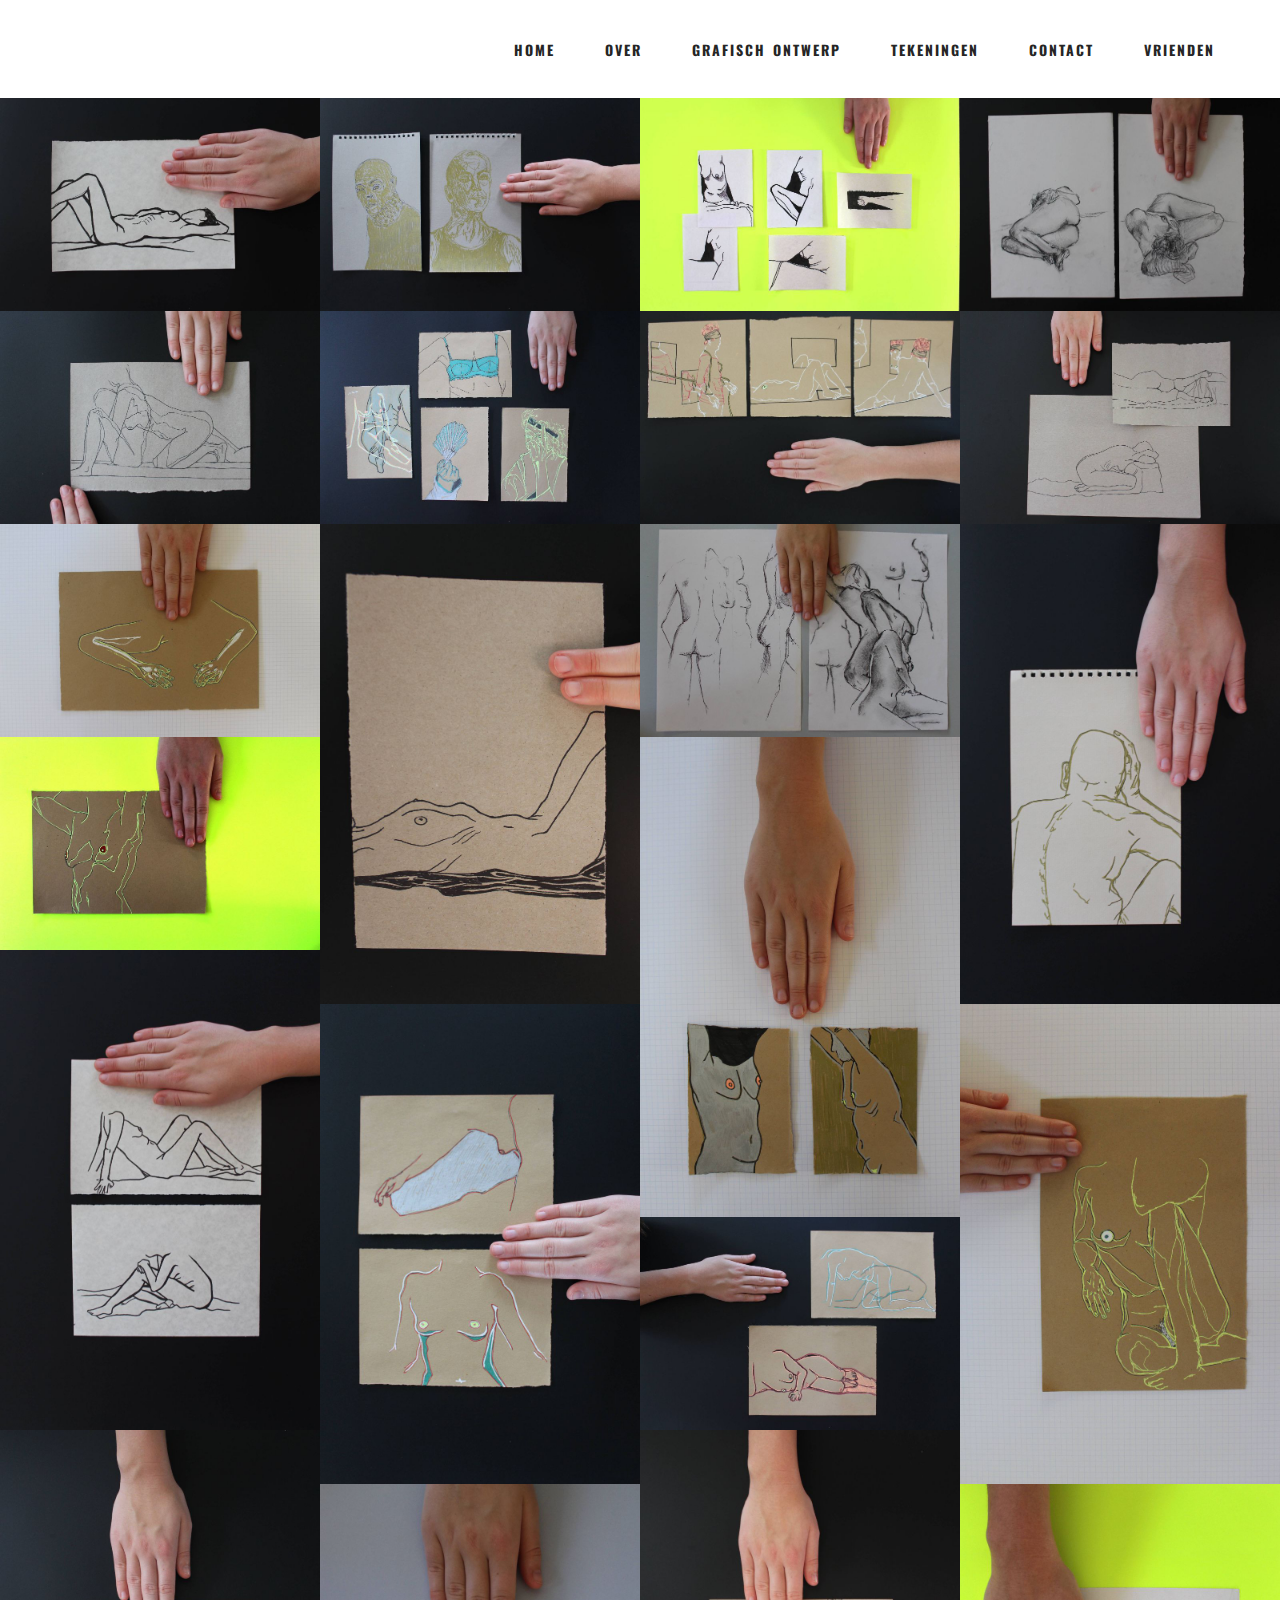
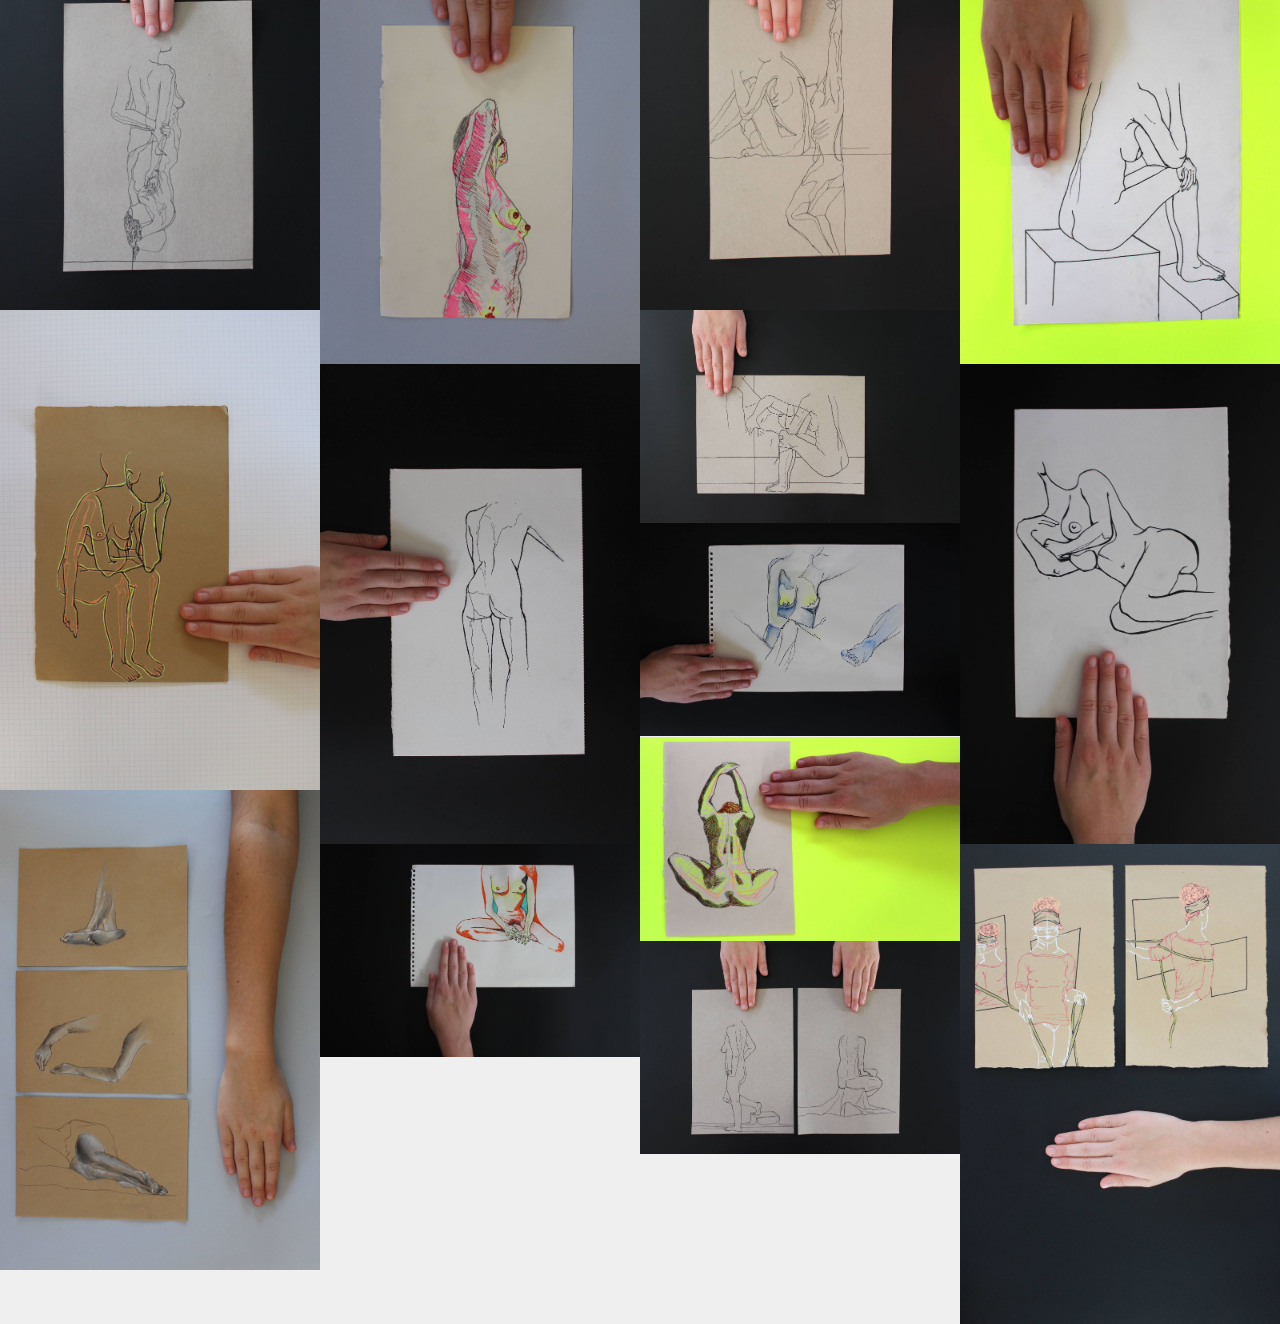
<file: page4.html>
<!DOCTYPE html>
<html>
<head>
  <!-- Site made with Mobirise Website Builder v2.9, https://mobirise.com -->
  <meta charset="UTF-8">
  <meta http-equiv="X-UA-Compatible" content="IE=edge">
  <meta name="generator" content="Mobirise v2.9, mobirise.com">
  <meta name="viewport" content="width=device-width, initial-scale=1">
  <link rel="shortcut icon" href="assets/images/logo.png" type="image/x-icon">
  <meta name="description" content="">
  
  <link rel="stylesheet" href="https://fonts.googleapis.com/css?family=Roboto:700,400&amp;subset=cyrillic,latin,greek,vietnamese">
  <link rel="stylesheet" href="assets/bootstrap/css/bootstrap.min.css">
  <link rel="stylesheet" href="assets/mobirise/css/style.css">
  <link rel="stylesheet" href="assets/mobirise-gallery/style.css">
  <link rel="stylesheet" href="assets/mobirise-slider/style.css">
  <link rel="stylesheet" href="assets/mobirise/css/mbr-additional.css" type="text/css">
  
  
  
</head>
<body>

<!-- Google Analytics -->
<script>
  (function(i,s,o,g,r,a,m){i['GoogleAnalyticsObject']=r;i[r]=i[r]||function(){
  (i[r].q=i[r].q||[]).push(arguments)},i[r].l=1*new Date();a=s.createElement(o),
  m=s.getElementsByTagName(o)[0];a.async=1;a.src=g;m.parentNode.insertBefore(a,m)
  })(window,document,'script','//www.google-analytics.com/analytics.js','ga');

  ga('create', 'UA-74617232-1', 'auto');
  ga('send', 'pageview');

</script>
<!-- /Google Analytics -->


<section class="engine"><a rel="external" href="https://mobirise.com">Mobirise web page software</a></section>
<section class="mbr-navbar mbr-navbar--freeze mbr-navbar--absolute mbr-navbar--auto-collapse" id="ext_menu-0">
    <div class="mbr-navbar__section mbr-section">
        <div class="mbr-section__container container">
            <div class="mbr-navbar__container">
                
                <div class="mbr-navbar__hamburger mbr-hamburger text-white"><span class="mbr-hamburger__line"></span></div>
                <div class="mbr-navbar__column mbr-navbar__menu">
                    <nav class="mbr-navbar__menu-box mbr-navbar__menu-box--inline-right">
                        <div class="mbr-navbar__column"><ul class="mbr-navbar__items mbr-navbar__items--right mbr-buttons mbr-buttons--freeze mbr-buttons--right btn-decorator mbr-buttons--active mbr-buttons--only-links"><li class="mbr-navbar__item"><a class="mbr-buttons__link btn text-black" href="index.html">HOME</a></li> <li class="mbr-navbar__item"><a class="mbr-buttons__link btn text-black" href="index.html">OVER</a></li><li class="mbr-navbar__item"><a class="mbr-buttons__link btn text-black" href="page3.html">GRAFISCH ONTWERP</a></li> <li class="mbr-navbar__item"><a class="mbr-buttons__link btn text-black" href="page4.html">TEKENINGEN</a></li>  <li class="mbr-navbar__item"><a class="mbr-buttons__link btn text-black" href="index.html">CONTACT</a></li> <li class="mbr-navbar__item"><a class="mbr-buttons__link btn text-black" href="page5.html">VRIENDEN</a></li> </ul></div>
                        
                    </nav>
                </div>
            </div>
        </div>
    </div>
</section>

<section class="mbr-gallery mbr-section mbr-section--no-padding mbr-after-navbar" id="gallery1-39" style="background-color: rgb(239, 239, 239);">
    <!-- Gallery -->
    <div class=" mbr-gallery-layout-default">
        <div>
            <div class="row mbr-gallery-row no-gutter">
                <div class="col-lg-3 col-md-4 col-sm-6 col-xs-12 mbr-gallery-item">
                    <a href="#lb-gallery1-39" data-slide-to="0" data-toggle="modal">
                        <img alt="" src="assets/images/img-7646-5184x3456-71-2000x1333-49.jpg">
                        <span class="icon glyphicon glyphicon-zoom-in"></span>
                    </a>
                </div><div class="col-lg-3 col-md-4 col-sm-6 col-xs-12 mbr-gallery-item">
                    <a href="#lb-gallery1-39" data-slide-to="1" data-toggle="modal">
                        <img alt="" src="assets/images/img-7651-5184x3456-39-2000x1333-62.jpg">
                        <span class="icon glyphicon glyphicon-zoom-in"></span>
                    </a>
                </div><div class="col-lg-3 col-md-4 col-sm-6 col-xs-12 mbr-gallery-item">
                    <a href="#lb-gallery1-39" data-slide-to="2" data-toggle="modal">
                        <img alt="" src="assets/images/img-7683-5184x3456-6-2000x1333-22.jpg">
                        <span class="icon glyphicon glyphicon-zoom-in"></span>
                    </a>
                </div><div class="col-lg-3 col-md-4 col-sm-6 col-xs-12 mbr-gallery-item">
                    <a href="#lb-gallery1-39" data-slide-to="3" data-toggle="modal">
                        <img alt="" src="assets/images/img-7666-5184x3456-0-2000x1333-41.jpg">
                        <span class="icon glyphicon glyphicon-zoom-in"></span>
                    </a>
                </div><div class="col-lg-3 col-md-4 col-sm-6 col-xs-12 mbr-gallery-item">
                    <a href="#lb-gallery1-39" data-slide-to="4" data-toggle="modal">
                        <img alt="" src="assets/images/img-7672-5184x3456-13-2000x1333-33.jpg">
                        <span class="icon glyphicon glyphicon-zoom-in"></span>
                    </a>
                </div><div class="col-lg-3 col-md-4 col-sm-6 col-xs-12 mbr-gallery-item">
                    <a href="#lb-gallery1-39" data-slide-to="5" data-toggle="modal">
                        <img alt="" src="assets/images/img-7675-5184x3456-28-2000x1333-27.jpg">
                        <span class="icon glyphicon glyphicon-zoom-in"></span>
                    </a>
                </div><div class="col-lg-3 col-md-4 col-sm-6 col-xs-12 mbr-gallery-item">
                    <a href="#lb-gallery1-39" data-slide-to="6" data-toggle="modal">
                        <img alt="" src="assets/images/img-7678-5184x3456-85-2000x1333-74.jpg">
                        <span class="icon glyphicon glyphicon-zoom-in"></span>
                    </a>
                </div><div class="col-lg-3 col-md-4 col-sm-6 col-xs-12 mbr-gallery-item">
                    <a href="#lb-gallery1-39" data-slide-to="7" data-toggle="modal">
                        <img alt="" src="assets/images/img-7681-5184x3456-61-2000x1333-34.jpg">
                        <span class="icon glyphicon glyphicon-zoom-in"></span>
                    </a>
                </div><div class="col-lg-3 col-md-4 col-sm-6 col-xs-12 mbr-gallery-item">
                    <a href="#lb-gallery1-39" data-slide-to="8" data-toggle="modal">
                        <img alt="" src="assets/images/img-7697-5184x3456-96-2000x1333-9.jpg">
                        <span class="icon glyphicon glyphicon-zoom-in"></span>
                    </a>
                </div><div class="col-lg-3 col-md-4 col-sm-6 col-xs-12 mbr-gallery-item">
                    <a href="#lb-gallery1-39" data-slide-to="9" data-toggle="modal">
                        <img alt="" src="assets/images/img-7643-3456x5184-43-2000x3000-55.jpg">
                        <span class="icon glyphicon glyphicon-zoom-in"></span>
                    </a>
                </div><div class="col-lg-3 col-md-4 col-sm-6 col-xs-12 mbr-gallery-item">
                    <a href="#lb-gallery1-39" data-slide-to="10" data-toggle="modal">
                        <img alt="" src="assets/images/img-7702-5184x3456-5-2000x1333-55.jpg">
                        <span class="icon glyphicon glyphicon-zoom-in"></span>
                    </a>
                </div><div class="col-lg-3 col-md-4 col-sm-6 col-xs-12 mbr-gallery-item">
                    <a href="#lb-gallery1-39" data-slide-to="11" data-toggle="modal">
                        <img alt="" src="assets/images/img-7647-3456x5184-57-2000x3000-95.jpg">
                        <span class="icon glyphicon glyphicon-zoom-in"></span>
                    </a>
                </div><div class="col-lg-3 col-md-4 col-sm-6 col-xs-12 mbr-gallery-item">
                    <a href="#lb-gallery1-39" data-slide-to="12" data-toggle="modal">
                        <img alt="" src="assets/images/img-7690-5184x3456-96-2000x1333-85.jpg">
                        <span class="icon glyphicon glyphicon-zoom-in"></span>
                    </a>
                </div><div class="col-lg-3 col-md-4 col-sm-6 col-xs-12 mbr-gallery-item">
                    <a href="#lb-gallery1-39" data-slide-to="13" data-toggle="modal">
                        <img alt="" src="assets/images/img-7694-3456x5184-75-2000x3000-74.jpg">
                        <span class="icon glyphicon glyphicon-zoom-in"></span>
                    </a>
                </div><div class="col-lg-3 col-md-4 col-sm-6 col-xs-12 mbr-gallery-item">
                    <a href="#lb-gallery1-39" data-slide-to="14" data-toggle="modal">
                        <img alt="" src="assets/images/img-7648-3456x5184-9-2000x3000-34.jpg">
                        <span class="icon glyphicon glyphicon-zoom-in"></span>
                    </a>
                </div><div class="col-lg-3 col-md-4 col-sm-6 col-xs-12 mbr-gallery-item">
                    <a href="#lb-gallery1-39" data-slide-to="15" data-toggle="modal">
                        <img alt="" src="assets/images/img-7650-3456x5184-9-2000x3000-52.jpg">
                        <span class="icon glyphicon glyphicon-zoom-in"></span>
                    </a>
                </div><div class="col-lg-3 col-md-4 col-sm-6 col-xs-12 mbr-gallery-item">
                    <a href="#lb-gallery1-39" data-slide-to="16" data-toggle="modal">
                        <img alt="" src="assets/images/img-7695-3456x5184-83-2000x3000-40.jpg">
                        <span class="icon glyphicon glyphicon-zoom-in"></span>
                    </a>
                </div><div class="col-lg-3 col-md-4 col-sm-6 col-xs-12 mbr-gallery-item">
                    <a href="#lb-gallery1-39" data-slide-to="17" data-toggle="modal">
                        <img alt="" src="assets/images/img-7655-5184x3456-32-2000x1333-99.jpg">
                        <span class="icon glyphicon glyphicon-zoom-in"></span>
                    </a>
                </div><div class="col-lg-3 col-md-4 col-sm-6 col-xs-12 mbr-gallery-item">
                    <a href="#lb-gallery1-39" data-slide-to="18" data-toggle="modal">
                        <img alt="" src="assets/images/img-7662-3456x5184-37-2000x3000-63.jpg">
                        <span class="icon glyphicon glyphicon-zoom-in"></span>
                    </a>
                </div><div class="col-lg-3 col-md-4 col-sm-6 col-xs-12 mbr-gallery-item">
                    <a href="#lb-gallery1-39" data-slide-to="19" data-toggle="modal">
                        <img alt="" src="assets/images/img-7664-3456x5184-32-2000x3000-57.jpg">
                        <span class="icon glyphicon glyphicon-zoom-in"></span>
                    </a>
                </div><div class="col-lg-3 col-md-4 col-sm-6 col-xs-12 mbr-gallery-item">
                    <a href="#lb-gallery1-39" data-slide-to="20" data-toggle="modal">
                        <img alt="" src="assets/images/img-7701-3456x5184-58-2000x3000-87.jpg">
                        <span class="icon glyphicon glyphicon-zoom-in"></span>
                    </a>
                </div><div class="col-lg-3 col-md-4 col-sm-6 col-xs-12 mbr-gallery-item">
                    <a href="#lb-gallery1-39" data-slide-to="21" data-toggle="modal">
                        <img alt="" src="assets/images/img-7688-3370x5055-73-2000x3000-42.jpg">
                        <span class="icon glyphicon glyphicon-zoom-in"></span>
                    </a>
                </div><div class="col-lg-3 col-md-4 col-sm-6 col-xs-12 mbr-gallery-item">
                    <a href="#lb-gallery1-39" data-slide-to="22" data-toggle="modal">
                        <img alt="" src="assets/images/img-7696-3456x5184-19-2000x3000-59.jpg">
                        <span class="icon glyphicon glyphicon-zoom-in"></span>
                    </a>
                </div><div class="col-lg-3 col-md-4 col-sm-6 col-xs-12 mbr-gallery-item">
                    <a href="#lb-gallery1-39" data-slide-to="23" data-toggle="modal">
                        <img alt="" src="assets/images/img-7665-5184x3456-81-2000x1333-73.jpg">
                        <span class="icon glyphicon glyphicon-zoom-in"></span>
                    </a>
                </div><div class="col-lg-3 col-md-4 col-sm-6 col-xs-12 mbr-gallery-item">
                    <a href="#lb-gallery1-39" data-slide-to="24" data-toggle="modal">
                        <img alt="" src="assets/images/img-7668-3456x5184-73-2000x3000-33.jpg">
                        <span class="icon glyphicon glyphicon-zoom-in"></span>
                    </a>
                </div><div class="col-lg-3 col-md-4 col-sm-6 col-xs-12 mbr-gallery-item">
                    <a href="#lb-gallery1-39" data-slide-to="25" data-toggle="modal">
                        <img alt="" src="assets/images/img-7669-3456x5184-63-2000x3000-8.jpg">
                        <span class="icon glyphicon glyphicon-zoom-in"></span>
                    </a>
                </div><div class="col-lg-3 col-md-4 col-sm-6 col-xs-12 mbr-gallery-item">
                    <a href="#lb-gallery1-39" data-slide-to="26" data-toggle="modal">
                        <img alt="" src="assets/images/img-7671-5184x3456-59-2000x1333-19.jpg">
                        <span class="icon glyphicon glyphicon-zoom-in"></span>
                    </a>
                </div><div class="col-lg-3 col-md-4 col-sm-6 col-xs-12 mbr-gallery-item">
                    <a href="#lb-gallery1-39" data-slide-to="27" data-toggle="modal">
                        <img alt="" src="assets/images/img-7686-4800x3066-18-2000x1278-33.jpg">
                        <span class="icon glyphicon glyphicon-zoom-in"></span>
                    </a>
                </div><div class="col-lg-3 col-md-4 col-sm-6 col-xs-12 mbr-gallery-item">
                    <a href="#lb-gallery1-39" data-slide-to="28" data-toggle="modal">
                        <img alt="" src="assets/images/img-7699-3456x5184-15-2000x3000-60.jpg">
                        <span class="icon glyphicon glyphicon-zoom-in"></span>
                    </a>
                </div><div class="col-lg-3 col-md-4 col-sm-6 col-xs-12 mbr-gallery-item">
                    <a href="#lb-gallery1-39" data-slide-to="29" data-toggle="modal">
                        <img alt="" src="assets/images/img-7674-5184x3456-64-2000x1333-78.jpg">
                        <span class="icon glyphicon glyphicon-zoom-in"></span>
                    </a>
                </div><div class="col-lg-3 col-md-4 col-sm-6 col-xs-12 mbr-gallery-item">
                    <a href="#lb-gallery1-39" data-slide-to="30" data-toggle="modal">
                        <img alt="" src="assets/images/img-7679-3456x5184-67-2000x3000-76.jpg">
                        <span class="icon glyphicon glyphicon-zoom-in"></span>
                    </a>
                </div><div class="col-lg-3 col-md-4 col-sm-6 col-xs-12 mbr-gallery-item">
                    <a href="#lb-gallery1-39" data-slide-to="31" data-toggle="modal">
                        <img alt="" src="assets/images/img-7682-5184x3456-57-2000x1333-43.jpg">
                        <span class="icon glyphicon glyphicon-zoom-in"></span>
                    </a>
                </div>
            </div>
        </div>
        <div class="clearfix"></div>
    </div>

    <!-- Lightbox -->
    <div data-app-prevent-settings="" class="mbr-slider modal fade carousel slide" tabindex="-1" data-keyboard="true" data-interval="false" id="lb-gallery1-39">
        <div class="modal-dialog">
            <div class="modal-content">
                <div class="modal-body">
                    <ol class="carousel-indicators">
                        <li data-app-prevent-settings="" data-target="#lb-gallery1-39" data-slide-to="0"></li><li data-app-prevent-settings="" data-target="#lb-gallery1-39" data-slide-to="1"></li><li data-app-prevent-settings="" data-target="#lb-gallery1-39" data-slide-to="2"></li><li data-app-prevent-settings="" data-target="#lb-gallery1-39" data-slide-to="3"></li><li data-app-prevent-settings="" data-target="#lb-gallery1-39" data-slide-to="4"></li><li data-app-prevent-settings="" data-target="#lb-gallery1-39" data-slide-to="5"></li><li data-app-prevent-settings="" data-target="#lb-gallery1-39" data-slide-to="6"></li><li data-app-prevent-settings="" data-target="#lb-gallery1-39" data-slide-to="7"></li><li data-app-prevent-settings="" data-target="#lb-gallery1-39" data-slide-to="8"></li><li data-app-prevent-settings="" data-target="#lb-gallery1-39" data-slide-to="9"></li><li data-app-prevent-settings="" data-target="#lb-gallery1-39" data-slide-to="10"></li><li data-app-prevent-settings="" data-target="#lb-gallery1-39" data-slide-to="11"></li><li data-app-prevent-settings="" data-target="#lb-gallery1-39" data-slide-to="12"></li><li data-app-prevent-settings="" data-target="#lb-gallery1-39" data-slide-to="13"></li><li data-app-prevent-settings="" data-target="#lb-gallery1-39" data-slide-to="14"></li><li data-app-prevent-settings="" data-target="#lb-gallery1-39" data-slide-to="15"></li><li data-app-prevent-settings="" data-target="#lb-gallery1-39" data-slide-to="16"></li><li data-app-prevent-settings="" data-target="#lb-gallery1-39" data-slide-to="17"></li><li data-app-prevent-settings="" data-target="#lb-gallery1-39" data-slide-to="18"></li><li data-app-prevent-settings="" data-target="#lb-gallery1-39" data-slide-to="19"></li><li data-app-prevent-settings="" data-target="#lb-gallery1-39" data-slide-to="20"></li><li data-app-prevent-settings="" data-target="#lb-gallery1-39" data-slide-to="21"></li><li data-app-prevent-settings="" data-target="#lb-gallery1-39" data-slide-to="22"></li><li data-app-prevent-settings="" data-target="#lb-gallery1-39" data-slide-to="23"></li><li data-app-prevent-settings="" data-target="#lb-gallery1-39" data-slide-to="24"></li><li data-app-prevent-settings="" data-target="#lb-gallery1-39" data-slide-to="25"></li><li data-app-prevent-settings="" data-target="#lb-gallery1-39" data-slide-to="26"></li><li data-app-prevent-settings="" data-target="#lb-gallery1-39" data-slide-to="27"></li><li data-app-prevent-settings="" data-target="#lb-gallery1-39" data-slide-to="28"></li><li data-app-prevent-settings="" data-target="#lb-gallery1-39" data-slide-to="29"></li><li data-app-prevent-settings="" data-target="#lb-gallery1-39" class=" active" data-slide-to="30"></li><li data-app-prevent-settings="" data-target="#lb-gallery1-39" data-slide-to="31"></li>
                    </ol>
                    <div class="carousel-inner">
                        <div class="item">
                            <img alt="" src="assets/images/img-7646-5184x3456-71.jpg">
                        </div><div class="item">
                            <img alt="" src="assets/images/img-7651-5184x3456-39.jpg">
                        </div><div class="item">
                            <img alt="" src="assets/images/img-7683-5184x3456-6.jpg">
                        </div><div class="item">
                            <img alt="" src="assets/images/img-7666-5184x3456-0.jpg">
                        </div><div class="item">
                            <img alt="" src="assets/images/img-7672-5184x3456-13.jpg">
                        </div><div class="item">
                            <img alt="" src="assets/images/img-7675-5184x3456-28.jpg">
                        </div><div class="item">
                            <img alt="" src="assets/images/img-7678-5184x3456-85.jpg">
                        </div><div class="item">
                            <img alt="" src="assets/images/img-7681-5184x3456-61.jpg">
                        </div><div class="item">
                            <img alt="" src="assets/images/img-7697-5184x3456-96.jpg">
                        </div><div class="item">
                            <img alt="" src="assets/images/img-7643-3456x5184-43.jpg">
                        </div><div class="item">
                            <img alt="" src="assets/images/img-7702-5184x3456-5.jpg">
                        </div><div class="item">
                            <img alt="" src="assets/images/img-7647-3456x5184-57.jpg">
                        </div><div class="item">
                            <img alt="" src="assets/images/img-7690-5184x3456-96.jpg">
                        </div><div class="item">
                            <img alt="" src="assets/images/img-7694-3456x5184-75.jpg">
                        </div><div class="item">
                            <img alt="" src="assets/images/img-7648-3456x5184-9.jpg">
                        </div><div class="item">
                            <img alt="" src="assets/images/img-7650-3456x5184-9.jpg">
                        </div><div class="item">
                            <img alt="" src="assets/images/img-7695-3456x5184-83.jpg">
                        </div><div class="item">
                            <img alt="" src="assets/images/img-7655-5184x3456-32.jpg">
                        </div><div class="item">
                            <img alt="" src="assets/images/img-7662-3456x5184-37.jpg">
                        </div><div class="item">
                            <img alt="" src="assets/images/img-7664-3456x5184-32.jpg">
                        </div><div class="item">
                            <img alt="" src="assets/images/img-7701-3456x5184-58.jpg">
                        </div><div class="item">
                            <img alt="" src="assets/images/img-7688-3370x5055-73.jpg">
                        </div><div class="item">
                            <img alt="" src="assets/images/img-7696-3456x5184-19.jpg">
                        </div><div class="item">
                            <img alt="" src="assets/images/img-7665-5184x3456-81.jpg">
                        </div><div class="item">
                            <img alt="" src="assets/images/img-7668-3456x5184-73.jpg">
                        </div><div class="item">
                            <img alt="" src="assets/images/img-7669-3456x5184-63.jpg">
                        </div><div class="item">
                            <img alt="" src="assets/images/img-7671-5184x3456-59.jpg">
                        </div><div class="item">
                            <img alt="" src="assets/images/img-7686-4800x3066-18.jpg">
                        </div><div class="item">
                            <img alt="" src="assets/images/img-7699-3456x5184-15.jpg">
                        </div><div class="item">
                            <img alt="" src="assets/images/img-7674-5184x3456-64.jpg">
                        </div><div class="item active">
                            <img alt="" src="assets/images/img-7679-3456x5184-67.jpg">
                        </div><div class="item">
                            <img alt="" src="assets/images/img-7682-5184x3456-57.jpg">
                        </div>
                    </div>
                    <a class="left carousel-control" role="button" data-slide="prev" href="#lb-gallery1-39">
                        <span class="glyphicon glyphicon-menu-left" aria-hidden="true"></span>
                        <span class="sr-only">Previous</span>
                    </a>
                    <a class="right carousel-control" role="button" data-slide="next" href="#lb-gallery1-39">
                        <span class="glyphicon glyphicon-menu-right" aria-hidden="true"></span>
                        <span class="sr-only">Next</span>
                    </a>

                    <a class="close" href="#" role="button" data-dismiss="modal">
                        <span class="glyphicon glyphicon-remove" aria-hidden="true"></span>
                        <span class="sr-only">Close</span>
                    </a>
                </div>
            </div>
        </div>
    </div>
</section>


  <script src="assets/web/assets/jquery/jquery.min.js"></script>
  <script src="assets/bootstrap/js/bootstrap.min.js"></script>
  <script src="assets/smooth-scroll/SmoothScroll.js"></script>
  <script src="assets/masonry/masonry.pkgd.min.js"></script>
  <script src="assets/imagesloaded/imagesloaded.pkgd.min.js"></script>
  <script src="assets/bootstrap-carousel-swipe/bootstrap-carousel-swipe.js"></script>
  <script src="assets/mobirise/js/script.js"></script>
  <script src="assets/mobirise-gallery/script.js"></script>
  
  
</body>
</html>
</file>
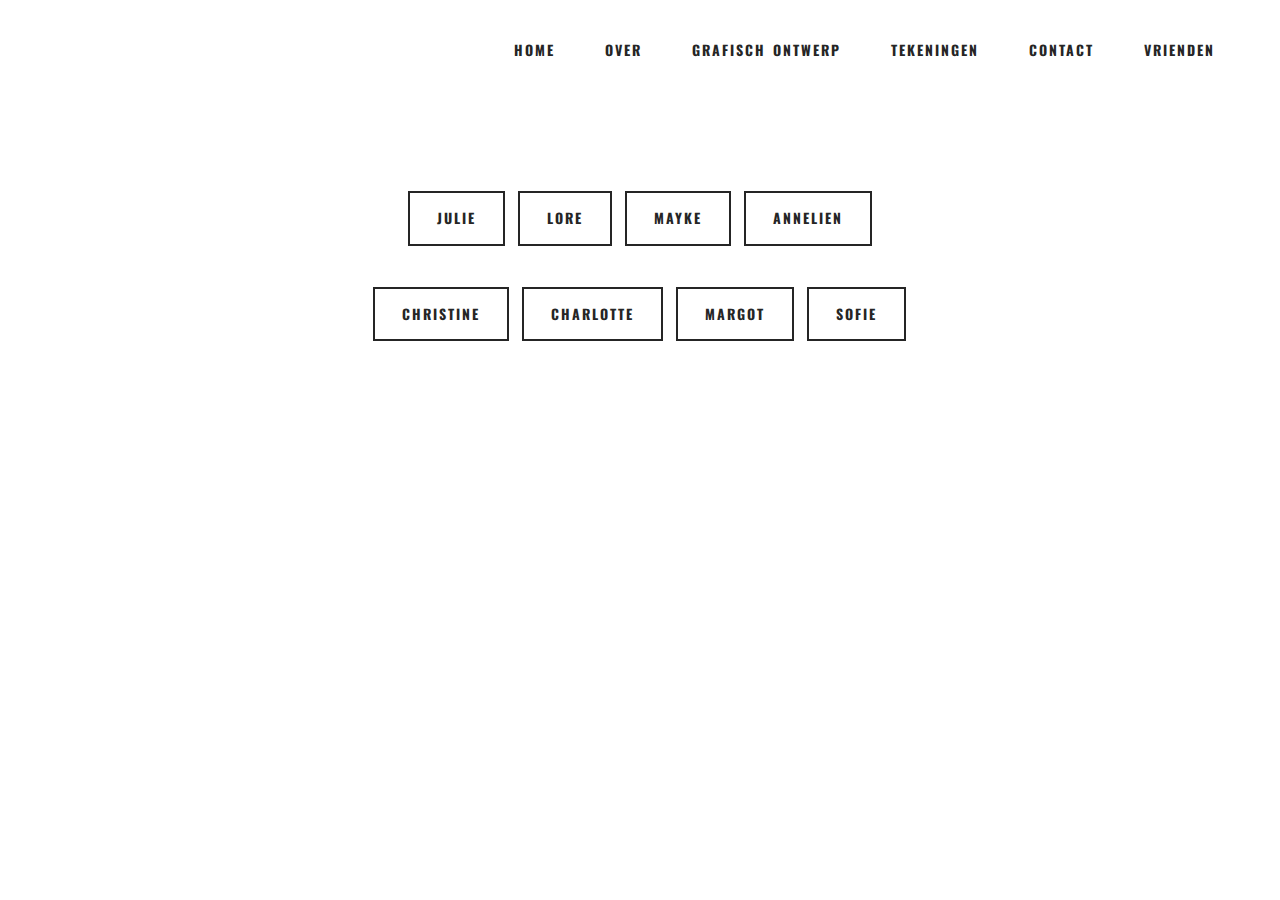
<file: page5.html>
<!DOCTYPE html>
<html>
<head>
  <!-- Site made with Mobirise Website Builder v2.9, https://mobirise.com -->
  <meta charset="UTF-8">
  <meta http-equiv="X-UA-Compatible" content="IE=edge">
  <meta name="generator" content="Mobirise v2.9, mobirise.com">
  <meta name="viewport" content="width=device-width, initial-scale=1">
  <link rel="shortcut icon" href="assets/images/logo.png" type="image/x-icon">
  <meta name="description" content="">
  
  <link rel="stylesheet" href="https://fonts.googleapis.com/css?family=Roboto:700,400&amp;subset=cyrillic,latin,greek,vietnamese">
  <link rel="stylesheet" href="assets/bootstrap/css/bootstrap.min.css">
  <link rel="stylesheet" href="assets/mobirise/css/style.css">
  <link rel="stylesheet" href="assets/mobirise/css/mbr-additional.css" type="text/css">
  
  
  
</head>
<body>

<!-- Google Analytics -->
<script>
  (function(i,s,o,g,r,a,m){i['GoogleAnalyticsObject']=r;i[r]=i[r]||function(){
  (i[r].q=i[r].q||[]).push(arguments)},i[r].l=1*new Date();a=s.createElement(o),
  m=s.getElementsByTagName(o)[0];a.async=1;a.src=g;m.parentNode.insertBefore(a,m)
  })(window,document,'script','//www.google-analytics.com/analytics.js','ga');

  ga('create', 'UA-74617232-1', 'auto');
  ga('send', 'pageview');

</script>
<!-- /Google Analytics -->


<section class="engine"><a rel="external" href="https://mobirise.com">Mobirise easy free website builder</a></section>
<section class="mbr-navbar mbr-navbar--freeze mbr-navbar--absolute mbr-navbar--auto-collapse" id="ext_menu-0">
    <div class="mbr-navbar__section mbr-section">
        <div class="mbr-section__container container">
            <div class="mbr-navbar__container">
                
                <div class="mbr-navbar__hamburger mbr-hamburger text-white"><span class="mbr-hamburger__line"></span></div>
                <div class="mbr-navbar__column mbr-navbar__menu">
                    <nav class="mbr-navbar__menu-box mbr-navbar__menu-box--inline-right">
                        <div class="mbr-navbar__column"><ul class="mbr-navbar__items mbr-navbar__items--right mbr-buttons mbr-buttons--freeze mbr-buttons--right btn-decorator mbr-buttons--active mbr-buttons--only-links"><li class="mbr-navbar__item"><a class="mbr-buttons__link btn text-black" href="index.html">HOME</a></li> <li class="mbr-navbar__item"><a class="mbr-buttons__link btn text-black" href="index.html">OVER</a></li><li class="mbr-navbar__item"><a class="mbr-buttons__link btn text-black" href="page3.html">GRAFISCH ONTWERP</a></li> <li class="mbr-navbar__item"><a class="mbr-buttons__link btn text-black" href="page4.html">TEKENINGEN</a></li>  <li class="mbr-navbar__item"><a class="mbr-buttons__link btn text-black" href="index.html">CONTACT</a></li> <li class="mbr-navbar__item"><a class="mbr-buttons__link btn text-black" href="page5.html">VRIENDEN</a></li> </ul></div>
                        
                    </nav>
                </div>
            </div>
        </div>
    </div>
</section>

<section class="mbr-section mbr-after-navbar" id="buttons1-18">
    <div class="mbr-section__container container mbr-section__container--first">
        <div class="row">
            <div class="col-sm-8 col-sm-offset-2">
                <div class="mbr-buttons mbr-buttons--center"><a class="mbr-buttons__btn btn btn-lg btn-default" href="https://48ecfd7d7ddf50715ba84f981d1be45c002000c4.googledrive.com/host/0B40etFtfSsgKYVdvWEMwTUlPTjA/" target="_blank">JULIE</a> <a class="mbr-buttons__btn btn btn-lg btn-default" href=" googledrive.com/host/0BzBnDgTHbf9EakkyWUdWSGI2VE0" target="_blank">LORE</a> <a class="mbr-buttons__btn btn btn-lg btn-default" href="https://c27b020f9c92473c2396913c78fe0442db08f7c6.googledrive.com/host/0B_Vg-L0_XECpMjhJY3ZmUlBfOXc/" target="_blank">MAYKE</a> <a class="mbr-buttons__btn btn btn-lg btn-default" href="https://e7aaf484114a267cfb9a565ca5f7a5d9ba278036.googledrive.com/host/0BzrbLojsdtJRVHV3Umx6Y2M5bkU/" target="_blank">ANNELIEN</a>   </div>
            </div>
        </div>
    </div>
</section>

<section class="mbr-section" id="buttons1-19">
    <div class="mbr-section__container container mbr-section__container--last">
        <div class="row">
            <div class="col-sm-8 col-sm-offset-2">
                <div class="mbr-buttons mbr-buttons--center"><a class="mbr-buttons__btn btn btn-lg btn-default" href="https://f487e122e2523626a55fa89b3d8dd40d912be96e.googledrive.com/host/0B0OAJ77jzOmremhWd1pzX2JUZTA/" target="_blank">CHRISTINE</a> <a class="mbr-buttons__btn btn btn-lg btn-default" href="https://f8af3edb095e7d1728f43d59737478e37c6bf5b6.googledrive.com/host/0By2WF0b15Z8oWE5uZmZIWW9nQ2M/" target="_blank">CHARLOTTE</a> <a class="mbr-buttons__btn btn btn-lg btn-default" href="https://7ddc32286ed4dbe94020fe1c52887d7264bd348e.googledrive.com/host/0B2LrTCMkglgLYmo2d3RWQnQzbms/page1.html" target="_blank">MARGOT</a> <a class="mbr-buttons__btn btn btn-lg btn-default" href="https://a42fdb84ac3b14828437e264a2ff11ae56488a97.googledrive.com/host/0ByvfW8Q2YKbITlZ5a3lQTzNvQk0/" target="_blank">SOFIE</a></div>
            </div>
        </div>
    </div>
</section>


  <script src="assets/web/assets/jquery/jquery.min.js"></script>
  <script src="assets/bootstrap/js/bootstrap.min.js"></script>
  <script src="assets/smooth-scroll/SmoothScroll.js"></script>
  <script src="assets/mobirise/js/script.js"></script>
  
  
</body>
</html>
</file>
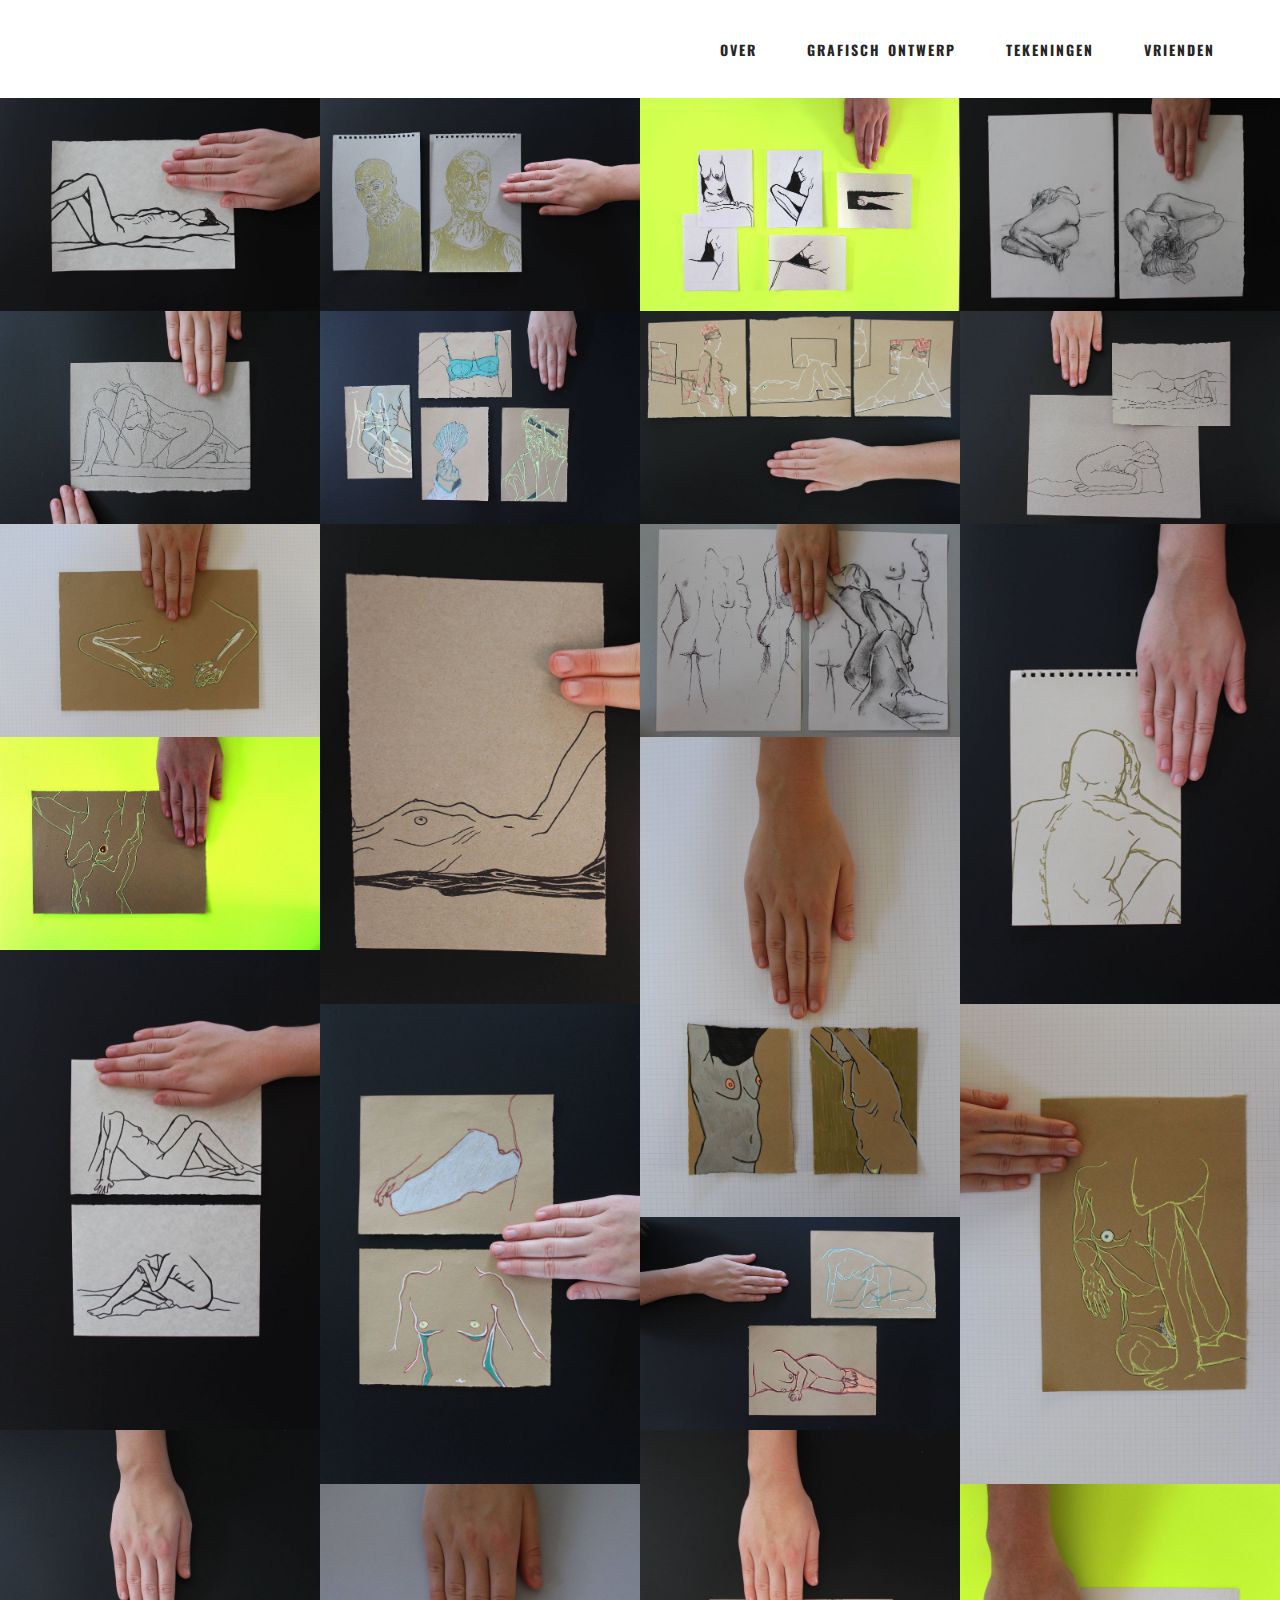
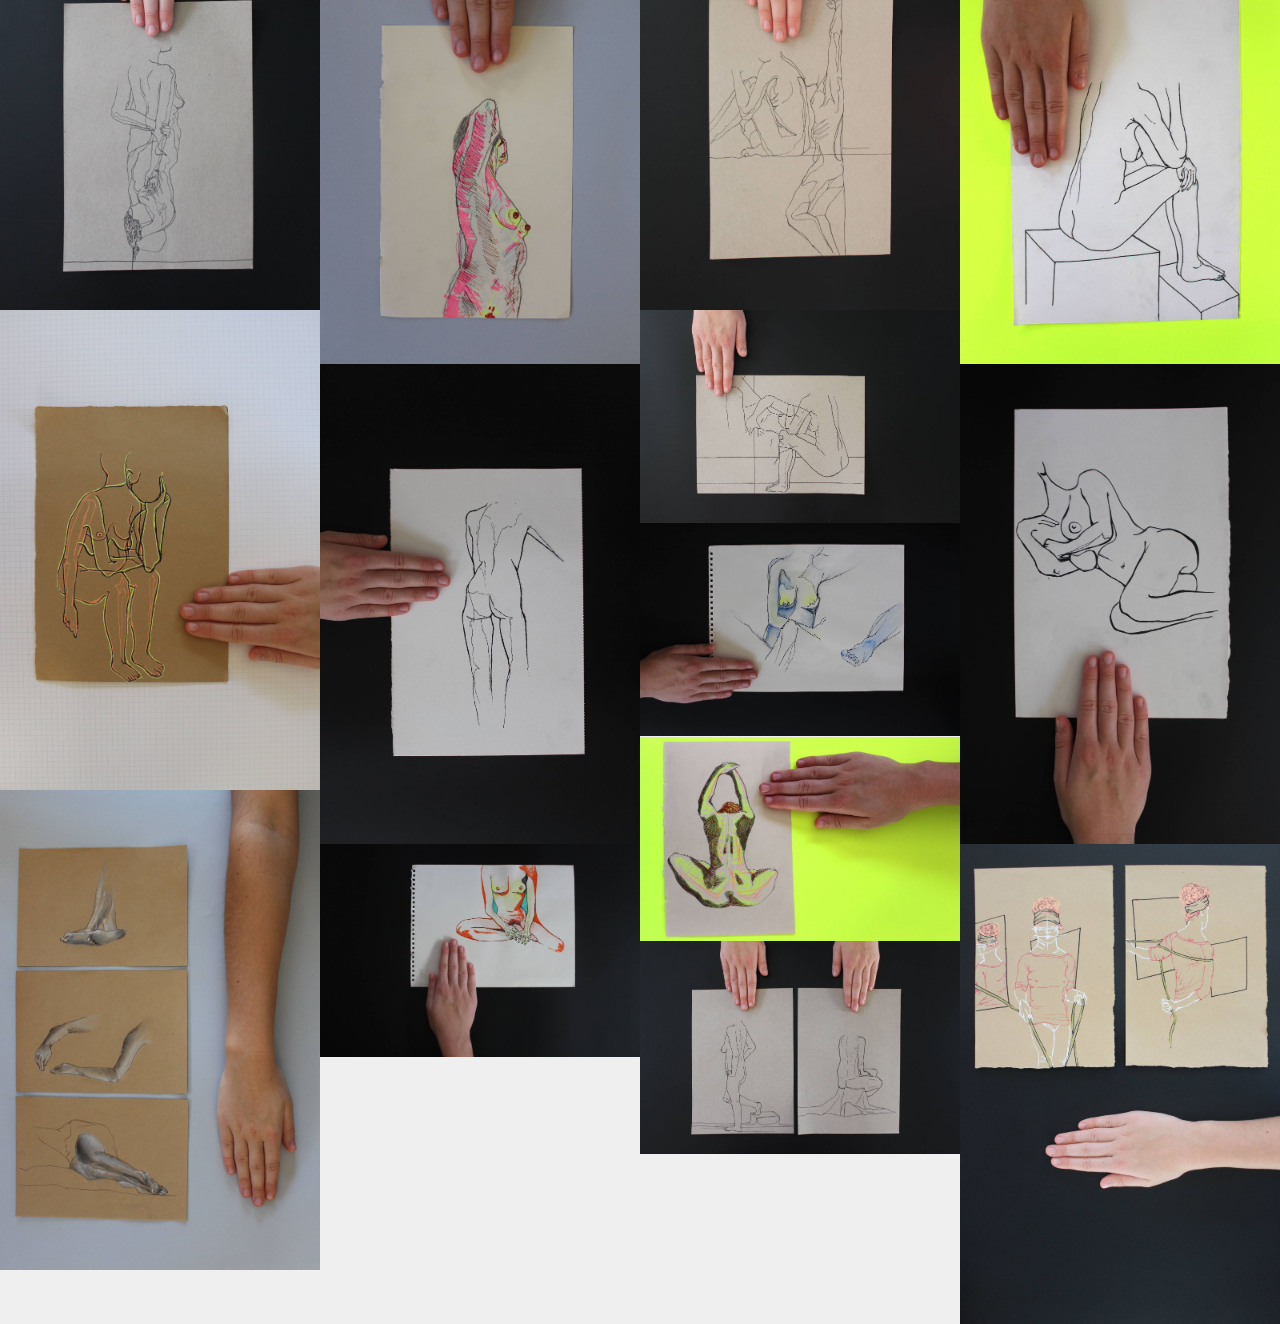
<file: tekeningen.html>
<!DOCTYPE html>
<html>
<head>
  <!-- Site made with Mobirise Website Builder v2.9, https://mobirise.com -->
  <meta charset="UTF-8">
  <meta http-equiv="X-UA-Compatible" content="IE=edge">
  <meta name="generator" content="Mobirise v2.9, mobirise.com">
  <meta name="viewport" content="width=device-width, initial-scale=1">
  <link rel="shortcut icon" href="assets/images/logo.png" type="image/x-icon">
  <meta name="description" content=" tekeningen, 2014, 2015, 2016">
  <title>tekeningen</title>
  <link rel="stylesheet" href="https://fonts.googleapis.com/css?family=Roboto:700,400&amp;subset=cyrillic,latin,greek,vietnamese">
  <link rel="stylesheet" href="assets/bootstrap/css/bootstrap.min.css">
  <link rel="stylesheet" href="assets/mobirise/css/style.css">
  <link rel="stylesheet" href="assets/mobirise-gallery/style.css">
  <link rel="stylesheet" href="assets/mobirise-slider/style.css">
  <link rel="stylesheet" href="assets/mobirise/css/mbr-additional.css" type="text/css">
  
  
  
</head>
<body>

<!-- Google Analytics -->
<script>
  (function(i,s,o,g,r,a,m){i['GoogleAnalyticsObject']=r;i[r]=i[r]||function(){
  (i[r].q=i[r].q||[]).push(arguments)},i[r].l=1*new Date();a=s.createElement(o),
  m=s.getElementsByTagName(o)[0];a.async=1;a.src=g;m.parentNode.insertBefore(a,m)
  })(window,document,'script','//www.google-analytics.com/analytics.js','ga');

  ga('create', 'UA-74617232-1', 'auto');
  ga('send', 'pageview');

</script>
<!-- /Google Analytics -->


<section class="engine"><a rel="external" href="https://mobirise.com">Mobirise easy website builder</a></section>
<section class="mbr-navbar mbr-navbar--freeze mbr-navbar--absolute mbr-navbar--auto-collapse" id="ext_menu-0">
    <div class="mbr-navbar__section mbr-section">
        <div class="mbr-section__container container">
            <div class="mbr-navbar__container">
                
                <div class="mbr-navbar__hamburger mbr-hamburger text-white"><span class="mbr-hamburger__line"></span></div>
                <div class="mbr-navbar__column mbr-navbar__menu">
                    <nav class="mbr-navbar__menu-box mbr-navbar__menu-box--inline-right">
                        <div class="mbr-navbar__column"><ul class="mbr-navbar__items mbr-navbar__items--right mbr-buttons mbr-buttons--freeze mbr-buttons--right btn-decorator mbr-buttons--active mbr-buttons--only-links"> <li class="mbr-navbar__item"><a class="mbr-buttons__link btn text-black" href="index.html">OVER</a></li><li class="mbr-navbar__item"><a class="mbr-buttons__link btn text-black" href="page3.html">GRAFISCH ONTWERP</a></li> <li class="mbr-navbar__item"><a class="mbr-buttons__link btn text-black" href="page4.html">TEKENINGEN</a></li>   <li class="mbr-navbar__item"><a class="mbr-buttons__link btn text-black" href="page5.html">VRIENDEN</a></li>   </ul></div>
                        
                    </nav>
                </div>
            </div>
        </div>
    </div>
</section>

<section class="mbr-gallery mbr-section mbr-section--no-padding mbr-after-navbar" id="gallery1-39" style="background-color: rgb(239, 239, 239);">
    <!-- Gallery -->
    <div class=" mbr-gallery-layout-default">
        <div>
            <div class="row mbr-gallery-row no-gutter">
                <div class="col-lg-3 col-md-4 col-sm-6 col-xs-12 mbr-gallery-item">
                    <a href="#lb-gallery1-39" data-slide-to="0" data-toggle="modal">
                        <img alt="" src="assets/images/img-7646-5184x3456-71-2000x1333-49.jpg">
                        <span class="icon glyphicon glyphicon-zoom-in"></span>
                    </a>
                </div><div class="col-lg-3 col-md-4 col-sm-6 col-xs-12 mbr-gallery-item">
                    <a href="#lb-gallery1-39" data-slide-to="1" data-toggle="modal">
                        <img alt="" src="assets/images/img-7651-5184x3456-39-2000x1333-62.jpg">
                        <span class="icon glyphicon glyphicon-zoom-in"></span>
                    </a>
                </div><div class="col-lg-3 col-md-4 col-sm-6 col-xs-12 mbr-gallery-item">
                    <a href="#lb-gallery1-39" data-slide-to="2" data-toggle="modal">
                        <img alt="" src="assets/images/img-7683-5184x3456-6-2000x1333-22.jpg">
                        <span class="icon glyphicon glyphicon-zoom-in"></span>
                    </a>
                </div><div class="col-lg-3 col-md-4 col-sm-6 col-xs-12 mbr-gallery-item">
                    <a href="#lb-gallery1-39" data-slide-to="3" data-toggle="modal">
                        <img alt="" src="assets/images/img-7666-5184x3456-0-2000x1333-41.jpg">
                        <span class="icon glyphicon glyphicon-zoom-in"></span>
                    </a>
                </div><div class="col-lg-3 col-md-4 col-sm-6 col-xs-12 mbr-gallery-item">
                    <a href="#lb-gallery1-39" data-slide-to="4" data-toggle="modal">
                        <img alt="" src="assets/images/img-7672-5184x3456-13-2000x1333-33.jpg">
                        <span class="icon glyphicon glyphicon-zoom-in"></span>
                    </a>
                </div><div class="col-lg-3 col-md-4 col-sm-6 col-xs-12 mbr-gallery-item">
                    <a href="#lb-gallery1-39" data-slide-to="5" data-toggle="modal">
                        <img alt="" src="assets/images/img-7675-5184x3456-28-2000x1333-27.jpg">
                        <span class="icon glyphicon glyphicon-zoom-in"></span>
                    </a>
                </div><div class="col-lg-3 col-md-4 col-sm-6 col-xs-12 mbr-gallery-item">
                    <a href="#lb-gallery1-39" data-slide-to="6" data-toggle="modal">
                        <img alt="" src="assets/images/img-7678-5184x3456-85-2000x1333-74.jpg">
                        <span class="icon glyphicon glyphicon-zoom-in"></span>
                    </a>
                </div><div class="col-lg-3 col-md-4 col-sm-6 col-xs-12 mbr-gallery-item">
                    <a href="#lb-gallery1-39" data-slide-to="7" data-toggle="modal">
                        <img alt="" src="assets/images/img-7681-5184x3456-61-2000x1333-34.jpg">
                        <span class="icon glyphicon glyphicon-zoom-in"></span>
                    </a>
                </div><div class="col-lg-3 col-md-4 col-sm-6 col-xs-12 mbr-gallery-item">
                    <a href="#lb-gallery1-39" data-slide-to="8" data-toggle="modal">
                        <img alt="" src="assets/images/img-7697-5184x3456-96-2000x1333-9.jpg">
                        <span class="icon glyphicon glyphicon-zoom-in"></span>
                    </a>
                </div><div class="col-lg-3 col-md-4 col-sm-6 col-xs-12 mbr-gallery-item">
                    <a href="#lb-gallery1-39" data-slide-to="9" data-toggle="modal">
                        <img alt="" src="assets/images/img-7643-3456x5184-43-2000x3000-55.jpg">
                        <span class="icon glyphicon glyphicon-zoom-in"></span>
                    </a>
                </div><div class="col-lg-3 col-md-4 col-sm-6 col-xs-12 mbr-gallery-item">
                    <a href="#lb-gallery1-39" data-slide-to="10" data-toggle="modal">
                        <img alt="" src="assets/images/img-7702-5184x3456-5-2000x1333-55.jpg">
                        <span class="icon glyphicon glyphicon-zoom-in"></span>
                    </a>
                </div><div class="col-lg-3 col-md-4 col-sm-6 col-xs-12 mbr-gallery-item">
                    <a href="#lb-gallery1-39" data-slide-to="11" data-toggle="modal">
                        <img alt="" src="assets/images/img-7647-3456x5184-57-2000x3000-95.jpg">
                        <span class="icon glyphicon glyphicon-zoom-in"></span>
                    </a>
                </div><div class="col-lg-3 col-md-4 col-sm-6 col-xs-12 mbr-gallery-item">
                    <a href="#lb-gallery1-39" data-slide-to="12" data-toggle="modal">
                        <img alt="" src="assets/images/img-7690-5184x3456-96-2000x1333-85.jpg">
                        <span class="icon glyphicon glyphicon-zoom-in"></span>
                    </a>
                </div><div class="col-lg-3 col-md-4 col-sm-6 col-xs-12 mbr-gallery-item">
                    <a href="#lb-gallery1-39" data-slide-to="13" data-toggle="modal">
                        <img alt="" src="assets/images/img-7694-3456x5184-75-2000x3000-74.jpg">
                        <span class="icon glyphicon glyphicon-zoom-in"></span>
                    </a>
                </div><div class="col-lg-3 col-md-4 col-sm-6 col-xs-12 mbr-gallery-item">
                    <a href="#lb-gallery1-39" data-slide-to="14" data-toggle="modal">
                        <img alt="" src="assets/images/img-7648-3456x5184-9-2000x3000-34.jpg">
                        <span class="icon glyphicon glyphicon-zoom-in"></span>
                    </a>
                </div><div class="col-lg-3 col-md-4 col-sm-6 col-xs-12 mbr-gallery-item">
                    <a href="#lb-gallery1-39" data-slide-to="15" data-toggle="modal">
                        <img alt="" src="assets/images/img-7650-3456x5184-9-2000x3000-52.jpg">
                        <span class="icon glyphicon glyphicon-zoom-in"></span>
                    </a>
                </div><div class="col-lg-3 col-md-4 col-sm-6 col-xs-12 mbr-gallery-item">
                    <a href="#lb-gallery1-39" data-slide-to="16" data-toggle="modal">
                        <img alt="" src="assets/images/img-7695-3456x5184-83-2000x3000-40.jpg">
                        <span class="icon glyphicon glyphicon-zoom-in"></span>
                    </a>
                </div><div class="col-lg-3 col-md-4 col-sm-6 col-xs-12 mbr-gallery-item">
                    <a href="#lb-gallery1-39" data-slide-to="17" data-toggle="modal">
                        <img alt="" src="assets/images/img-7655-5184x3456-32-2000x1333-99.jpg">
                        <span class="icon glyphicon glyphicon-zoom-in"></span>
                    </a>
                </div><div class="col-lg-3 col-md-4 col-sm-6 col-xs-12 mbr-gallery-item">
                    <a href="#lb-gallery1-39" data-slide-to="18" data-toggle="modal">
                        <img alt="" src="assets/images/img-7662-3456x5184-37-2000x3000-63.jpg">
                        <span class="icon glyphicon glyphicon-zoom-in"></span>
                    </a>
                </div><div class="col-lg-3 col-md-4 col-sm-6 col-xs-12 mbr-gallery-item">
                    <a href="#lb-gallery1-39" data-slide-to="19" data-toggle="modal">
                        <img alt="" src="assets/images/img-7664-3456x5184-32-2000x3000-57.jpg">
                        <span class="icon glyphicon glyphicon-zoom-in"></span>
                    </a>
                </div><div class="col-lg-3 col-md-4 col-sm-6 col-xs-12 mbr-gallery-item">
                    <a href="#lb-gallery1-39" data-slide-to="20" data-toggle="modal">
                        <img alt="" src="assets/images/img-7701-3456x5184-58-2000x3000-87.jpg">
                        <span class="icon glyphicon glyphicon-zoom-in"></span>
                    </a>
                </div><div class="col-lg-3 col-md-4 col-sm-6 col-xs-12 mbr-gallery-item">
                    <a href="#lb-gallery1-39" data-slide-to="21" data-toggle="modal">
                        <img alt="" src="assets/images/img-7688-3370x5055-73-2000x3000-42.jpg">
                        <span class="icon glyphicon glyphicon-zoom-in"></span>
                    </a>
                </div><div class="col-lg-3 col-md-4 col-sm-6 col-xs-12 mbr-gallery-item">
                    <a href="#lb-gallery1-39" data-slide-to="22" data-toggle="modal">
                        <img alt="" src="assets/images/img-7696-3456x5184-19-2000x3000-59.jpg">
                        <span class="icon glyphicon glyphicon-zoom-in"></span>
                    </a>
                </div><div class="col-lg-3 col-md-4 col-sm-6 col-xs-12 mbr-gallery-item">
                    <a href="#lb-gallery1-39" data-slide-to="23" data-toggle="modal">
                        <img alt="" src="assets/images/img-7665-5184x3456-81-2000x1333-73.jpg">
                        <span class="icon glyphicon glyphicon-zoom-in"></span>
                    </a>
                </div><div class="col-lg-3 col-md-4 col-sm-6 col-xs-12 mbr-gallery-item">
                    <a href="#lb-gallery1-39" data-slide-to="24" data-toggle="modal">
                        <img alt="" src="assets/images/img-7668-3456x5184-73-2000x3000-33.jpg">
                        <span class="icon glyphicon glyphicon-zoom-in"></span>
                    </a>
                </div><div class="col-lg-3 col-md-4 col-sm-6 col-xs-12 mbr-gallery-item">
                    <a href="#lb-gallery1-39" data-slide-to="25" data-toggle="modal">
                        <img alt="" src="assets/images/img-7669-3456x5184-63-2000x3000-8.jpg">
                        <span class="icon glyphicon glyphicon-zoom-in"></span>
                    </a>
                </div><div class="col-lg-3 col-md-4 col-sm-6 col-xs-12 mbr-gallery-item">
                    <a href="#lb-gallery1-39" data-slide-to="26" data-toggle="modal">
                        <img alt="" src="assets/images/img-7671-5184x3456-59-2000x1333-19.jpg">
                        <span class="icon glyphicon glyphicon-zoom-in"></span>
                    </a>
                </div><div class="col-lg-3 col-md-4 col-sm-6 col-xs-12 mbr-gallery-item">
                    <a href="#lb-gallery1-39" data-slide-to="27" data-toggle="modal">
                        <img alt="" src="assets/images/img-7686-4800x3066-18-2000x1278-33.jpg">
                        <span class="icon glyphicon glyphicon-zoom-in"></span>
                    </a>
                </div><div class="col-lg-3 col-md-4 col-sm-6 col-xs-12 mbr-gallery-item">
                    <a href="#lb-gallery1-39" data-slide-to="28" data-toggle="modal">
                        <img alt="" src="assets/images/img-7699-3456x5184-15-2000x3000-60.jpg">
                        <span class="icon glyphicon glyphicon-zoom-in"></span>
                    </a>
                </div><div class="col-lg-3 col-md-4 col-sm-6 col-xs-12 mbr-gallery-item">
                    <a href="#lb-gallery1-39" data-slide-to="29" data-toggle="modal">
                        <img alt="" src="assets/images/img-7674-5184x3456-64-2000x1333-78.jpg">
                        <span class="icon glyphicon glyphicon-zoom-in"></span>
                    </a>
                </div><div class="col-lg-3 col-md-4 col-sm-6 col-xs-12 mbr-gallery-item">
                    <a href="#lb-gallery1-39" data-slide-to="30" data-toggle="modal">
                        <img alt="" src="assets/images/img-7679-3456x5184-67-2000x3000-76.jpg">
                        <span class="icon glyphicon glyphicon-zoom-in"></span>
                    </a>
                </div><div class="col-lg-3 col-md-4 col-sm-6 col-xs-12 mbr-gallery-item">
                    <a href="#lb-gallery1-39" data-slide-to="31" data-toggle="modal">
                        <img alt="" src="assets/images/img-7682-5184x3456-57-2000x1333-43.jpg">
                        <span class="icon glyphicon glyphicon-zoom-in"></span>
                    </a>
                </div>
            </div>
        </div>
        <div class="clearfix"></div>
    </div>

    <!-- Lightbox -->
    <div data-app-prevent-settings="" class="mbr-slider modal fade carousel slide" tabindex="-1" data-keyboard="true" data-interval="false" id="lb-gallery1-39">
        <div class="modal-dialog">
            <div class="modal-content">
                <div class="modal-body">
                    <ol class="carousel-indicators">
                        <li data-app-prevent-settings="" data-target="#lb-gallery1-39" data-slide-to="0"></li><li data-app-prevent-settings="" data-target="#lb-gallery1-39" data-slide-to="1"></li><li data-app-prevent-settings="" data-target="#lb-gallery1-39" data-slide-to="2"></li><li data-app-prevent-settings="" data-target="#lb-gallery1-39" data-slide-to="3"></li><li data-app-prevent-settings="" data-target="#lb-gallery1-39" data-slide-to="4"></li><li data-app-prevent-settings="" data-target="#lb-gallery1-39" data-slide-to="5"></li><li data-app-prevent-settings="" data-target="#lb-gallery1-39" data-slide-to="6"></li><li data-app-prevent-settings="" data-target="#lb-gallery1-39" data-slide-to="7"></li><li data-app-prevent-settings="" data-target="#lb-gallery1-39" data-slide-to="8"></li><li data-app-prevent-settings="" data-target="#lb-gallery1-39" data-slide-to="9"></li><li data-app-prevent-settings="" data-target="#lb-gallery1-39" data-slide-to="10"></li><li data-app-prevent-settings="" data-target="#lb-gallery1-39" data-slide-to="11"></li><li data-app-prevent-settings="" data-target="#lb-gallery1-39" data-slide-to="12"></li><li data-app-prevent-settings="" data-target="#lb-gallery1-39" data-slide-to="13"></li><li data-app-prevent-settings="" data-target="#lb-gallery1-39" data-slide-to="14"></li><li data-app-prevent-settings="" data-target="#lb-gallery1-39" data-slide-to="15"></li><li data-app-prevent-settings="" data-target="#lb-gallery1-39" data-slide-to="16"></li><li data-app-prevent-settings="" data-target="#lb-gallery1-39" data-slide-to="17"></li><li data-app-prevent-settings="" data-target="#lb-gallery1-39" data-slide-to="18"></li><li data-app-prevent-settings="" data-target="#lb-gallery1-39" data-slide-to="19"></li><li data-app-prevent-settings="" data-target="#lb-gallery1-39" data-slide-to="20"></li><li data-app-prevent-settings="" data-target="#lb-gallery1-39" data-slide-to="21"></li><li data-app-prevent-settings="" data-target="#lb-gallery1-39" data-slide-to="22"></li><li data-app-prevent-settings="" data-target="#lb-gallery1-39" data-slide-to="23"></li><li data-app-prevent-settings="" data-target="#lb-gallery1-39" data-slide-to="24"></li><li data-app-prevent-settings="" data-target="#lb-gallery1-39" data-slide-to="25"></li><li data-app-prevent-settings="" data-target="#lb-gallery1-39" data-slide-to="26"></li><li data-app-prevent-settings="" data-target="#lb-gallery1-39" data-slide-to="27"></li><li data-app-prevent-settings="" data-target="#lb-gallery1-39" data-slide-to="28"></li><li data-app-prevent-settings="" data-target="#lb-gallery1-39" data-slide-to="29"></li><li data-app-prevent-settings="" data-target="#lb-gallery1-39" class=" active" data-slide-to="30"></li><li data-app-prevent-settings="" data-target="#lb-gallery1-39" data-slide-to="31"></li>
                    </ol>
                    <div class="carousel-inner">
                        <div class="item">
                            <img alt="" src="assets/images/img-7646-5184x3456-71.jpg">
                        </div><div class="item">
                            <img alt="" src="assets/images/img-7651-5184x3456-39.jpg">
                        </div><div class="item">
                            <img alt="" src="assets/images/img-7683-5184x3456-6.jpg">
                        </div><div class="item">
                            <img alt="" src="assets/images/img-7666-5184x3456-0.jpg">
                        </div><div class="item">
                            <img alt="" src="assets/images/img-7672-5184x3456-13.jpg">
                        </div><div class="item">
                            <img alt="" src="assets/images/img-7675-5184x3456-28.jpg">
                        </div><div class="item">
                            <img alt="" src="assets/images/img-7678-5184x3456-85.jpg">
                        </div><div class="item">
                            <img alt="" src="assets/images/img-7681-5184x3456-61.jpg">
                        </div><div class="item">
                            <img alt="" src="assets/images/img-7697-5184x3456-96.jpg">
                        </div><div class="item">
                            <img alt="" src="assets/images/img-7643-3456x5184-43.jpg">
                        </div><div class="item">
                            <img alt="" src="assets/images/img-7702-5184x3456-5.jpg">
                        </div><div class="item">
                            <img alt="" src="assets/images/img-7647-3456x5184-57.jpg">
                        </div><div class="item">
                            <img alt="" src="assets/images/img-7690-5184x3456-96.jpg">
                        </div><div class="item">
                            <img alt="" src="assets/images/img-7694-3456x5184-75.jpg">
                        </div><div class="item">
                            <img alt="" src="assets/images/img-7648-3456x5184-9.jpg">
                        </div><div class="item">
                            <img alt="" src="assets/images/img-7650-3456x5184-9.jpg">
                        </div><div class="item">
                            <img alt="" src="assets/images/img-7695-3456x5184-83.jpg">
                        </div><div class="item">
                            <img alt="" src="assets/images/img-7655-5184x3456-32.jpg">
                        </div><div class="item">
                            <img alt="" src="assets/images/img-7662-3456x5184-37.jpg">
                        </div><div class="item">
                            <img alt="" src="assets/images/img-7664-3456x5184-32.jpg">
                        </div><div class="item">
                            <img alt="" src="assets/images/img-7701-3456x5184-58.jpg">
                        </div><div class="item">
                            <img alt="" src="assets/images/img-7688-3370x5055-73.jpg">
                        </div><div class="item">
                            <img alt="" src="assets/images/img-7696-3456x5184-19.jpg">
                        </div><div class="item">
                            <img alt="" src="assets/images/img-7665-5184x3456-81.jpg">
                        </div><div class="item">
                            <img alt="" src="assets/images/img-7668-3456x5184-73.jpg">
                        </div><div class="item">
                            <img alt="" src="assets/images/img-7669-3456x5184-63.jpg">
                        </div><div class="item">
                            <img alt="" src="assets/images/img-7671-5184x3456-59.jpg">
                        </div><div class="item">
                            <img alt="" src="assets/images/img-7686-4800x3066-18.jpg">
                        </div><div class="item">
                            <img alt="" src="assets/images/img-7699-3456x5184-15.jpg">
                        </div><div class="item">
                            <img alt="" src="assets/images/img-7674-5184x3456-64.jpg">
                        </div><div class="item active">
                            <img alt="" src="assets/images/img-7679-3456x5184-67.jpg">
                        </div><div class="item">
                            <img alt="" src="assets/images/img-7682-5184x3456-57.jpg">
                        </div>
                    </div>
                    <a class="left carousel-control" role="button" data-slide="prev" href="#lb-gallery1-39">
                        <span class="glyphicon glyphicon-menu-left" aria-hidden="true"></span>
                        <span class="sr-only">Previous</span>
                    </a>
                    <a class="right carousel-control" role="button" data-slide="next" href="#lb-gallery1-39">
                        <span class="glyphicon glyphicon-menu-right" aria-hidden="true"></span>
                        <span class="sr-only">Next</span>
                    </a>

                    <a class="close" href="#" role="button" data-dismiss="modal">
                        <span class="glyphicon glyphicon-remove" aria-hidden="true"></span>
                        <span class="sr-only">Close</span>
                    </a>
                </div>
            </div>
        </div>
    </div>
</section>


  <script src="assets/web/assets/jquery/jquery.min.js"></script>
  <script src="assets/bootstrap/js/bootstrap.min.js"></script>
  <script src="assets/smooth-scroll/SmoothScroll.js"></script>
  <script src="assets/masonry/masonry.pkgd.min.js"></script>
  <script src="assets/imagesloaded/imagesloaded.pkgd.min.js"></script>
  <script src="assets/bootstrap-carousel-swipe/bootstrap-carousel-swipe.js"></script>
  <script src="assets/mobirise/js/script.js"></script>
  <script src="assets/mobirise-gallery/script.js"></script>
  
  
</body>
</html>
</file>
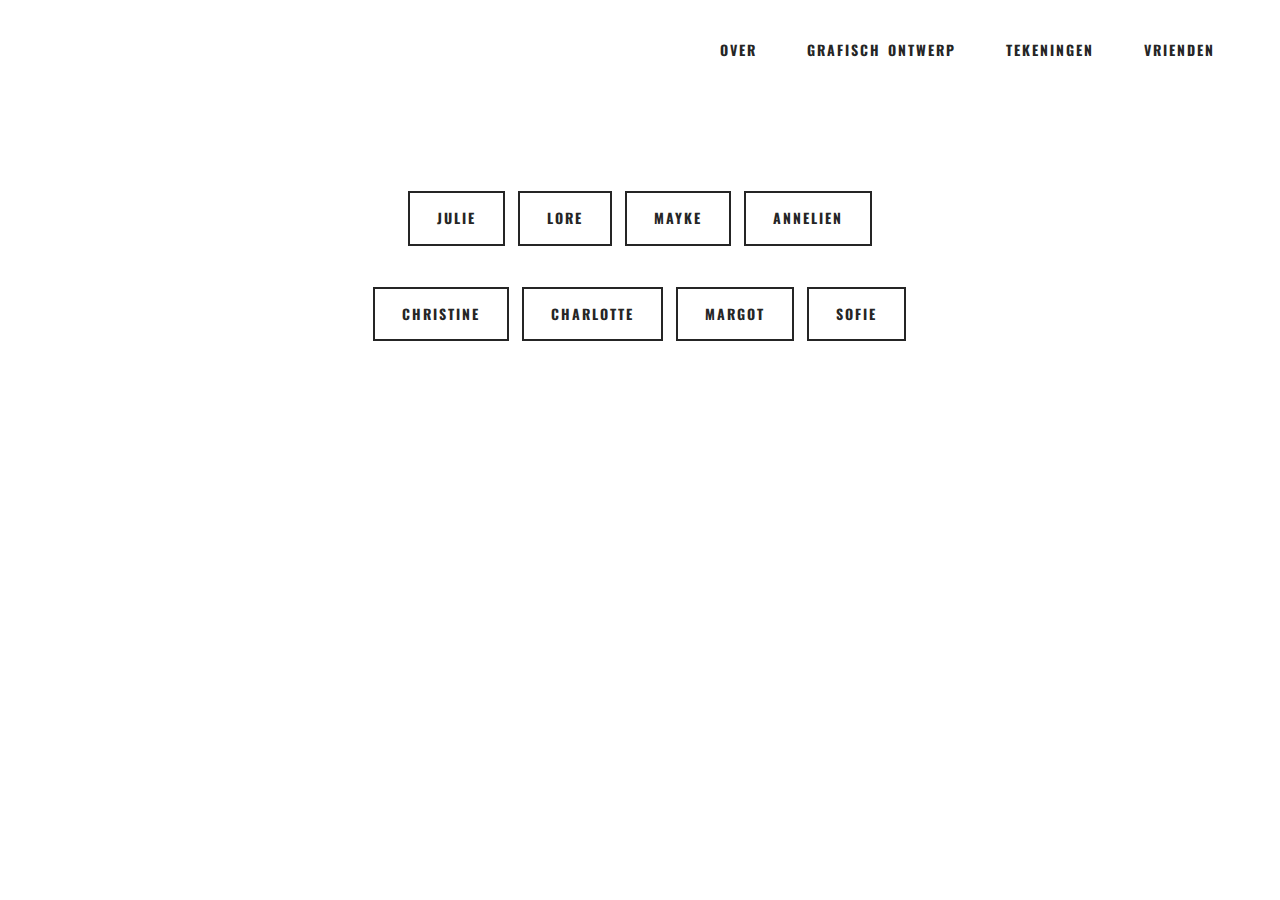
<file: vrienden.html>
<!DOCTYPE html>
<html>
<head>
  <!-- Site made with Mobirise Website Builder v2.9, https://mobirise.com -->
  <meta charset="UTF-8">
  <meta http-equiv="X-UA-Compatible" content="IE=edge">
  <meta name="generator" content="Mobirise v2.9, mobirise.com">
  <meta name="viewport" content="width=device-width, initial-scale=1">
  <link rel="shortcut icon" href="assets/images/logo.png" type="image/x-icon">
  <meta name="description" content="vrienden">
  <title>vrienden</title>
  <link rel="stylesheet" href="https://fonts.googleapis.com/css?family=Roboto:700,400&amp;subset=cyrillic,latin,greek,vietnamese">
  <link rel="stylesheet" href="assets/bootstrap/css/bootstrap.min.css">
  <link rel="stylesheet" href="assets/mobirise/css/style.css">
  <link rel="stylesheet" href="assets/mobirise/css/mbr-additional.css" type="text/css">
  
  
  
</head>
<body>

<!-- Google Analytics -->
<script>
  (function(i,s,o,g,r,a,m){i['GoogleAnalyticsObject']=r;i[r]=i[r]||function(){
  (i[r].q=i[r].q||[]).push(arguments)},i[r].l=1*new Date();a=s.createElement(o),
  m=s.getElementsByTagName(o)[0];a.async=1;a.src=g;m.parentNode.insertBefore(a,m)
  })(window,document,'script','//www.google-analytics.com/analytics.js','ga');

  ga('create', 'UA-74617232-1', 'auto');
  ga('send', 'pageview');

</script>
<!-- /Google Analytics -->


<section class="engine"><a rel="external" href="https://mobirise.com">Mobirise easiest website builder</a></section>
<section class="mbr-navbar mbr-navbar--freeze mbr-navbar--absolute mbr-navbar--auto-collapse" id="ext_menu-0">
    <div class="mbr-navbar__section mbr-section">
        <div class="mbr-section__container container">
            <div class="mbr-navbar__container">
                
                <div class="mbr-navbar__hamburger mbr-hamburger text-white"><span class="mbr-hamburger__line"></span></div>
                <div class="mbr-navbar__column mbr-navbar__menu">
                    <nav class="mbr-navbar__menu-box mbr-navbar__menu-box--inline-right">
                        <div class="mbr-navbar__column"><ul class="mbr-navbar__items mbr-navbar__items--right mbr-buttons mbr-buttons--freeze mbr-buttons--right btn-decorator mbr-buttons--active mbr-buttons--only-links"> <li class="mbr-navbar__item"><a class="mbr-buttons__link btn text-black" href="index.html">OVER</a></li><li class="mbr-navbar__item"><a class="mbr-buttons__link btn text-black" href="page3.html">GRAFISCH ONTWERP</a></li> <li class="mbr-navbar__item"><a class="mbr-buttons__link btn text-black" href="page4.html">TEKENINGEN</a></li>   <li class="mbr-navbar__item"><a class="mbr-buttons__link btn text-black" href="page5.html">VRIENDEN</a></li>   </ul></div>
                        
                    </nav>
                </div>
            </div>
        </div>
    </div>
</section>

<section class="mbr-section mbr-after-navbar" id="buttons1-18">
    <div class="mbr-section__container container mbr-section__container--first">
        <div class="row">
            <div class="col-sm-8 col-sm-offset-2">
                <div class="mbr-buttons mbr-buttons--center"><a class="mbr-buttons__btn btn btn-lg btn-default" href="https://48ecfd7d7ddf50715ba84f981d1be45c002000c4.googledrive.com/host/0B40etFtfSsgKYVdvWEMwTUlPTjA/" target="_blank">JULIE</a> <a class="mbr-buttons__btn btn btn-lg btn-default" href=" googledrive.com/host/0BzBnDgTHbf9EakkyWUdWSGI2VE0" target="_blank">LORE</a> <a class="mbr-buttons__btn btn btn-lg btn-default" href="https://c27b020f9c92473c2396913c78fe0442db08f7c6.googledrive.com/host/0B_Vg-L0_XECpMjhJY3ZmUlBfOXc/" target="_blank">MAYKE</a> <a class="mbr-buttons__btn btn btn-lg btn-default" href="https://e7aaf484114a267cfb9a565ca5f7a5d9ba278036.googledrive.com/host/0BzrbLojsdtJRVHV3Umx6Y2M5bkU/" target="_blank">ANNELIEN</a>   </div>
            </div>
        </div>
    </div>
</section>

<section class="mbr-section" id="buttons1-19">
    <div class="mbr-section__container container mbr-section__container--last">
        <div class="row">
            <div class="col-sm-8 col-sm-offset-2">
                <div class="mbr-buttons mbr-buttons--center"><a class="mbr-buttons__btn btn btn-lg btn-default" href="https://f487e122e2523626a55fa89b3d8dd40d912be96e.googledrive.com/host/0B0OAJ77jzOmremhWd1pzX2JUZTA/" target="_blank">CHRISTINE</a> <a class="mbr-buttons__btn btn btn-lg btn-default" href="https://f8af3edb095e7d1728f43d59737478e37c6bf5b6.googledrive.com/host/0By2WF0b15Z8oWE5uZmZIWW9nQ2M/" target="_blank">CHARLOTTE</a> <a class="mbr-buttons__btn btn btn-lg btn-default" href="https://7ddc32286ed4dbe94020fe1c52887d7264bd348e.googledrive.com/host/0B2LrTCMkglgLYmo2d3RWQnQzbms/page1.html" target="_blank">MARGOT</a> <a class="mbr-buttons__btn btn btn-lg btn-default" href="https://a42fdb84ac3b14828437e264a2ff11ae56488a97.googledrive.com/host/0ByvfW8Q2YKbITlZ5a3lQTzNvQk0/" target="_blank">SOFIE</a></div>
            </div>
        </div>
    </div>
</section>


  <script src="assets/web/assets/jquery/jquery.min.js"></script>
  <script src="assets/bootstrap/js/bootstrap.min.js"></script>
  <script src="assets/smooth-scroll/SmoothScroll.js"></script>
  <script src="assets/mobirise/js/script.js"></script>
  
  
</body>
</html>
</file>
<file: assets/mobirise-slider/style.css>
/*-------

   Slider

-------*/
.mbr-slider .carousel-inner > .active,
.mbr-slider .carousel-inner > .next,
.mbr-slider .carousel-inner > .prev {
	display: table;
}
.mbr-slider .carousel-control {
    background-image: none;
    width: 54px;
    height: 54px;
    top: 50%;
    margin-top: -27px;
    line-height: 54px;
    border: 2px solid #fff;
    opacity: 1;
    text-shadow: none;
    z-index: 5;
    -webkit-transition: all 0.2s ease-in-out 0s;
    -o-transition: all 0.2s ease-in-out 0s;
    transition: all 0.2s ease-in-out 0s;
}
.mbr-slider .carousel-control.left {
	margin-left: 20px;
}
.mbr-slider .carousel-control.right {
	margin-right: 20px;
}
.mbr-slider .carousel-control:hover {
	background: #fff;
	color: #000;
}
.mbr-slider .carousel-indicators {
    bottom: 20px;
}
.mbr-slider .carousel-indicators li,
.mbr-slider .carousel-indicators .active {
    width: 15px;
    height: 15px;
    margin: 3px;
    border: 2px solid #ffffff;
}

@media (max-width: 767px) {
    .mbr-slider .carousel-control {
        top: auto;
        bottom: 20px;
    }
}

/* boxed model */
.mbr-slider > .boxed-slider {
    position: relative;
    padding: 93px 0;
}
.mbr-slider > .container .carousel-indicators {
    margin-bottom: 93px;
}
@media (max-width: 767px) {
    .mbr-slider > .container .carousel-control {
        margin-bottom: 93px;
    }
}
.mbr-slider > .container img {
    width: 100%;
}
.mbr-slider > .container img + .row {
    position: absolute;
    top: 50%;
    left: 0;
    right: 0;
    -webkit-transform: translateY(-50%);
    -moz-transform: translateY(-50%);
    transform: translateY(-50%);
}
.mbr-slider .mbr-section {
    padding-left: 0;
    padding-right: 0;
}

/* article layout */
.mbr-slider .article-slider > div {
    padding-left: 0;
    padding-right: 0;
}
.mbr-slider > .container.article-slider .carousel-indicators {
    margin-bottom: 0;
}
</file>
<file: assets/mobirise/css/mbr-additional.css>
@import url(https://fonts.googleapis.com/css?family=Oswald:400,300,700);
@import url(https://fonts.googleapis.com/css?family=Roboto:400,300,700);
@import url(https://fonts.googleapis.com/css?family=Arimo:400,700);
@import url(https://fonts.googleapis.com/css?family=PT+Sans+Narrow:400,700);









#ext_menu-0 .mbr-brand__name {
  font-size: 16px;
}
#ext_menu-0.mbr-navbar--stuck .mbr-navbar__section {
  background: #ffffff;
}
#ext_menu-0 .mbr-navbar__section {
  background: #ffffff;
}
#ext_menu-0 .mbr-navbar__items a {
  font-family: 'Oswald', sans-serif;
  font-size: 14px;
}
#header4-2 H1 {
  color: #ffffff;
  font-family: 'Oswald', sans-serif;
}
#header4-2 P {
  color: #efefef;
  font-family: 'Roboto', sans-serif;
  font-size: 20px;
}
#header4-2 SPAN {
  font-family: 'Oswald', sans-serif;
  font-size: 60px;
}
#header4-5 H1 {
  font-family: 'Oswald', sans-serif;
  font-size: 46px;
}
#header4-5 P {
  font-family: 'Arimo', sans-serif;
}
#header4-6 H1 {
  font-size: 36px;
  font-family: 'PT Sans Narrow', sans-serif;
}
#header4-7 H1 {
  font-family: 'Oswald', sans-serif;
  font-size: 36px;
}
#header4-8 H1 {
  font-family: 'Oswald', sans-serif;
  font-size: 36px;
}
#header4-8 I {
  font-size: 46px;
}
#form1-12 .mbr-header__text {
  color: #ffffff;
}
#msg-box2-23 .mbr-header .mbr-header__text {
  color: #ffffff;
  font-size: 16px;
}
#msg-box2-23 .mbr-article {
  color: #252525;
}
#msg-box2-23 .btn {
  font-size: 20px;
}
#footer1-22 P {
  color: #ffffff;
}



#ext_menu-0 .mbr-brand__name {
  font-size: 16px;
}
#ext_menu-0.mbr-navbar--stuck .mbr-navbar__section {
  background: #ffffff;
}
#ext_menu-0 .mbr-navbar__section {
  background: #ffffff;
}
#ext_menu-0 .mbr-navbar__items a {
  font-family: 'Oswald', sans-serif;
  font-size: 14px;
}
#buttons1-18 .btn {
  font-family: 'Oswald', sans-serif;
}
#buttons1-19 .btn {
  font-family: 'Oswald', sans-serif;
}

#ext_menu-0 .mbr-brand__name {
  font-size: 16px;
}
#ext_menu-0.mbr-navbar--stuck .mbr-navbar__section {
  background: #ffffff;
}
#ext_menu-0 .mbr-navbar__section {
  background: #ffffff;
}
#ext_menu-0 .mbr-navbar__items a {
  font-family: 'Oswald', sans-serif;
  font-size: 14px;
}


#ext_menu-0 .mbr-brand__name {
  font-size: 16px;
}
#ext_menu-0.mbr-navbar--stuck .mbr-navbar__section {
  background: #ffffff;
}
#ext_menu-0 .mbr-navbar__section {
  background: #ffffff;
}
#ext_menu-0 .mbr-navbar__items a {
  font-family: 'Oswald', sans-serif;
  font-size: 14px;
}
#buttons1-32 .btn {
  font-family: 'Oswald', sans-serif;
}

#ext_menu-0 .mbr-brand__name {
  font-size: 16px;
}
#ext_menu-0.mbr-navbar--stuck .mbr-navbar__section {
  background: #ffffff;
}
#ext_menu-0 .mbr-navbar__section {
  background: #ffffff;
}
#ext_menu-0 .mbr-navbar__items a {
  font-family: 'Oswald', sans-serif;
  font-size: 14px;
}

#ext_menu-0 .mbr-brand__name {
  font-size: 16px;
}
#ext_menu-0.mbr-navbar--stuck .mbr-navbar__section {
  background: #ffffff;
}
#ext_menu-0 .mbr-navbar__section {
  background: #ffffff;
}
#ext_menu-0 .mbr-navbar__items a {
  font-family: 'Oswald', sans-serif;
  font-size: 14px;
}
</file>
<file: assets/mobirise-gallery/style.css>
/*-------

   Gallery

-------*/
.mbr-gallery .mbr-gallery-item {
    position: relative;
    /*display: inline-block;*/
    padding-bottom: 30px;
}
.mbr-gallery .mbr-gallery-item > a {
    position: relative;
    display: block;
    background: #fff;
    outline: none;
}
.mbr-gallery .mbr-gallery-row {
    margin-bottom: -30px;
}
.mbr-gallery .mbr-gallery-item img {
    width: 100%;
    opacity: 1;
    -webkit-transition: .2s opacity ease-in-out;
    transition: .2s opacity ease-in-out;
}
.mbr-gallery .mbr-gallery-item > a:hover img {
    opacity: 0.9;
}
.mbr-gallery .mbr-gallery-item .icon {
    position: absolute;
    font-size: 30px;
    top: 50%;
    left: 50%;
    color: #fff;
    opacity: 0;
    -webkit-transform: translateX(-50%) translateY(-50%);
    transform: translateX(-50%) translateY(-50%);
    -webkit-transition: .2s opacity ease-in-out;
    transition: .2s opacity ease-in-out;
}
.mbr-gallery .mbr-gallery-item > a:hover .icon {
    opacity: 1;
}

/* remove spacing */
.mbr-gallery .mbr-gallery-row.no-gutter {
    margin: 0;
}
.mbr-gallery .mbr-gallery-row.no-gutter .mbr-gallery-item {
    padding: 0;
}

/* container */
.mbr-gallery .container.mbr-gallery-layout-default {
    padding: 93px 0;
}

/* fix horizontal scrollbar */
.mbr-gallery .mbr-gallery-layout-default,
.mbr-gallery .mbr-gallery-layout-article {
    overflow: hidden;
}

/* article layout */
.mbr-gallery .mbr-gallery-layout-article > div {
    padding-left: 0;
    padding-right: 0;
}


/* lightbox */
.mbr-gallery .modal {
    position: fixed;
    overflow: hidden;
    padding-right: 0 !important;
}
.mbr-gallery .modal-body {
    padding: 0;
}
.mbr-gallery .modal-body img {
    width: 100%;
}
.mbr-gallery .modal .close {
    position: absolute;
    background-image: none;
    font-size: 20px;
    width: 54px;
    height: 54px;
    top: 20px;
    right: 20px;
    line-height: 54px;
    opacity: 1;
    color: #fff;
    border: 2px solid #fff;
    text-align: center;
    text-shadow: none;
    z-index: 5;
    -webkit-transition: all 0.2s ease-in-out 0s;
    -o-transition: all 0.2s ease-in-out 0s;
    transition: all 0.2s ease-in-out 0s;
}
.mbr-gallery .modal .close:hover {
    background: #fff;
    color: #000;
}

/* modal back color opacity */
.modal-backdrop.in {
    opacity: 0.8;
    filter: alpha(opacity=80);
}

@media (max-width: 768px) {
    .mbr-gallery .modal-dialog {
        margin: 10px auto;
    }

    .mbr-gallery .carousel-indicators,
    .mbr-gallery .carousel-control,
    .mbr-gallery .modal .close {
        position: fixed;
    }
}

/* fix fade in effect */
.mbr-gallery .modal.fade .modal-dialog {
    margin-top: -100px;
    -webkit-transition: margin-top 0.3s ease-out;
    -moz-transition: margin-top 0.3s ease-out;
    -o-transition: margin-top 0.3s ease-out;
    transition: margin-top 0.3s ease-out;
}
.mbr-gallery .modal.in .modal-dialog,
.mbr-gallery .modal.fade .modal-dialog {
    -webkit-transform: none;
    -ms-transform: none;
    -o-transform: none;
    transform: none;
}
.mbr-gallery .modal.in .modal-dialog {
    margin-top: 30px;
}
</file>
<file: assets/mobirise/css/style.css>
.is-builder .animated {
  -webkit-animation-name: none !important;
  animation-name: none !important;
}
html {
  position: relative;
  min-height: 100%;
}
.mbr-embedded-video {
  position: relative;
}
.mbr-background-video,
.mbr-background-video-preview {
  bottom: 0;
  left: 0;
  overflow: hidden;
  position: absolute;
  right: 0;
  top: 0;
}
.mbr-parallax-background,
.mbr-background {
  background-attachment: fixed !important;
  background-position: 50% 0;
  background-repeat: no-repeat;
  background-size: cover !important;
}
.mbr-hidden-scrollbar .mbr-parallax-background {
  background-size: auto 130%;
}
.mobile .mbr-parallax-background {
  background-attachment: scroll !important;
}
.mbr-background {
  background-attachment: scroll !important;
}
.mbr-navbar {
  position: relative;
  width: 100%;
}
.mbr-navbar:before {
  content: "";
  display: block;
}
.mbr-navbar__brand-link:after,
.mbr-navbar__brand-img {
  max-height: 74px;
}
.mbr-navbar:before,
.mbr-navbar__container {
  height: 98px;
}
.mbr-navbar--ss .mbr-navbar__brand-link:after,
.mbr-navbar--ss .mbr-navbar__brand-img {
  height: 74px;
}
.mbr-navbar--ss:before,
.mbr-navbar--ss .mbr-navbar__container {
  height: 98px;
}
.mbr-navbar--xs .mbr-navbar__brand-link:after,
.mbr-navbar--xs .mbr-navbar__brand-img {
  height: 32px;
}
.mbr-navbar--xs:before,
.mbr-navbar--xs .mbr-navbar__container {
  height: 56px;
}
.mbr-navbar--s .mbr-navbar__brand-link:after,
.mbr-navbar--s .mbr-navbar__brand-img {
  height: 48px;
}
.mbr-navbar--s:before,
.mbr-navbar--s .mbr-navbar__container {
  height: 72px;
}
.mbr-navbar--m .mbr-navbar__brand-link:after,
.mbr-navbar--m .mbr-navbar__brand-img {
  height: 64px;
}
.mbr-navbar--m:before,
.mbr-navbar--m .mbr-navbar__container {
  height: 88px;
}
.mbr-navbar--l .mbr-navbar__brand-link:after,
.mbr-navbar--l .mbr-navbar__brand-img {
  height: 96px;
}
.mbr-navbar--l:before,
.mbr-navbar--l .mbr-navbar__container {
  height: 120px;
}
.mbr-navbar--xl .mbr-navbar__brand-link:after,
.mbr-navbar--xl .mbr-navbar__brand-img {
  height: 128px;
}
.mbr-navbar--xl:before,
.mbr-navbar--xl .mbr-navbar__container {
  height: 152px;
}
.mbr-navbar--short .mbr-navbar__brand-link:after,
.mbr-navbar--short .mbr-navbar__brand-img {
  height: 40px;
}
.mbr-navbar--short:before,
.mbr-navbar--short .mbr-navbar__container {
  height: 64px;
}
.mbr-navbar--short .mbr-navbar__container {
  padding: 12px 0;
}
@media (max-width: 767px) {
  .mbr-navbar--short .mbr-navbar__brand-link:after,
  .mbr-navbar--short .mbr-navbar__brand-img {
    height: 31px;
  }
  .mbr-navbar--short:before,
  .mbr-navbar--short .mbr-navbar__container {
    height: 45px;
  }
  .mbr-navbar--short .mbr-navbar__container {
    padding: 7px 0;
  }
}
.mbr-navbar__brand-img {
  position: relative;
}
.mbr-navbar__brand-img,
.mbr-navbar__container,
.mbr-navbar__section {
  -webkit-transition: all 300ms ease-in-out 0s;
  -o-transition: all 300ms ease-in-out 0s;
  transition: all 300ms ease-in-out 0s;
}
.mbr-navbar__section {
  background: #2c2c2c;
  height: auto;
  position: absolute;
  top: 0;
  width: 100%;
  z-index: 1000;
}
.mbr-navbar__container {
  display: table;
  padding: 12px 0;
  width: 100%;
}
.mbr-navbar__menu-box {
  display: table;
  width: 100%;
}
.mbr-navbar__menu-box--inline-left,
.mbr-navbar__menu-box--inline-center,
.mbr-navbar__menu-box--inline-right {
  display: block;
  text-align: left;
}
.mbr-navbar__menu-box--inline-center {
  text-align: center;
}
.mbr-navbar__menu-box--inline-right {
  text-align: right;
}
.mbr-navbar__column {
  display: table-cell;
  vertical-align: middle;
}
.mbr-navbar__column--xxs {
  width: 1%;
}
.mbr-navbar__column--xs {
  width: 10%;
}
.mbr-navbar__column--s {
  width: 20%;
}
.mbr-navbar__column--m {
  width: 30%;
}
.mbr-navbar__column--l {
  width: 40%;
}
.mbr-navbar__column--xl {
  width: 50%;
}
.mbr-navbar__menu-box--inline-left .mbr-navbar__column,
.mbr-navbar__menu-box--inline-center .mbr-navbar__column,
.mbr-navbar__menu-box--inline-right .mbr-navbar__column {
  display: inline-block;
}
.mbr-navbar__items {
  float: left;
  padding-left: 0px;
  position: relative;
  left: -20px;
}
.mbr-navbar__items--right {
  float: right;
  left: 0;
}
.mbr-navbar__item {
  display: block;
  float: left;
  position: relative;
}
.mbr-navbar__hamburger {
  display: none;
  margin-top: -11px;
  position: absolute;
  right: 0;
  top: 50%;
  z-index: 10000;
}
.mbr-navbar--collapsed .mbr-navbar__container {
  position: relative;
}
.mbr-navbar--collapsed .mbr-navbar__column {
  display: block;
  width: 100%;
}
.mbr-navbar--collapsed .mbr-navbar__items--right {
  padding-top: 13px;
}
.mbr-navbar--collapsed .mbr-navbar__menu {
  background: rgba(0, 0, 0, 0.9);
  display: none;
  height: 100%;
  left: 0;
  position: fixed;
  top: 0;
  width: 100%;
  z-index: 9999;
}
.mbr-navbar--collapsed .mbr-navbar__menu-box {
  display: table-cell;
  vertical-align: middle;
}
.mbr-navbar--collapsed .mbr-navbar__items {
  float: none;
}
.mbr-navbar--collapsed .mbr-navbar__item {
  float: none;
}
.mbr-navbar--collapsed .mbr-navbar__hamburger {
  display: block;
}
.mbr-navbar--collapsed.mbr-navbar--open .mbr-navbar__menu {
  display: table;
}
.mbr-navbar--collapsed.mbr-navbar--open:not(.mbr-navbar--sticky) .mbr-navbar__section {
  background: none;
  position: fixed;
}
.mbr-navbar--collapsed.mbr-navbar--open .mbr-navbar__brand {
  visibility: hidden;
}
.mbr-navbar--collapsed.mbr-navbar--sticky.mbr-navbar--open .mbr-navbar__brand {
  visibility: visible;
}
.mbr-navbar--collapsed.mbr-navbar--open .mbr-navbar__brand-img,
.mbr-navbar--collapsed.mbr-navbar--open .mbr-navbar__container {
  -webkit-transition: none;
  -o-transition: none;
  transition: none;
}
.mbr-navbar--freeze.mbr-navbar--collapsed.mbr-navbar--open .mbr-navbar__hamburger,
.mbr-navbar--freeze.mbr-navbar--collapsed.mbr-navbar--open .mbr-navbar__hamburger:hover {
  color: #fff !important;
}
.mbr-navbar--sticky .mbr-navbar__section {
  position: fixed;
}
.mbr-navbar--absolute {
  position: absolute;
}
.mbr-navbar--transparent .mbr-navbar__section {
  background: none;
}
.mbr-navbar--stuck .mbr-navbar__section,
.mbr-navbar--relative .mbr-navbar__section {
  background: #2c2c2c;
}
@media (max-width: 991px) {
  .mbr-navbar--auto-collapse .mbr-navbar__container {
    position: relative;
  }
  .mbr-navbar--auto-collapse .mbr-navbar__column {
    display: block;
    width: 100%;
  }
  .mbr-navbar--auto-collapse .mbr-navbar__items--right {
    padding-top: 13px;
  }
  .mbr-navbar--auto-collapse .mbr-navbar__menu {
    background: rgba(0, 0, 0, 0.9);
    display: none;
    height: 100%;
    left: 0;
    position: fixed;
    top: 0;
    width: 100%;
    z-index: 9999;
  }
  .mbr-navbar--auto-collapse .mbr-navbar__menu-box {
    display: table-cell;
    vertical-align: middle;
  }
  .mbr-navbar--auto-collapse .mbr-navbar__items {
    float: none;
  }
  .mbr-navbar--auto-collapse .mbr-navbar__item {
    float: none;
  }
  .mbr-navbar--auto-collapse .mbr-navbar__hamburger {
    display: block;
  }
  .mbr-navbar--auto-collapse.mbr-navbar--open .mbr-navbar__menu {
    display: table;
  }
  .mbr-navbar--auto-collapse.mbr-navbar--open:not(.mbr-navbar--sticky) .mbr-navbar__section {
    background: none;
    position: fixed;
  }
  .mbr-navbar--auto-collapse.mbr-navbar--open .mbr-navbar__brand {
    visibility: hidden;
  }
  .mbr-navbar--auto-collapse.mbr-navbar--sticky.mbr-navbar--open .mbr-navbar__brand {
    visibility: visible;
  }
  .mbr-navbar--auto-collapse.mbr-navbar--open .mbr-navbar__brand-img,
  .mbr-navbar--auto-collapse.mbr-navbar--open .mbr-navbar__container {
    -webkit-transition: none;
    -o-transition: none;
    transition: none;
  }
  .mbr-navbar--freeze.mbr-navbar--auto-collapse.mbr-navbar--open .mbr-navbar__hamburger,
  .mbr-navbar--freeze.mbr-navbar--auto-collapse.mbr-navbar--open .mbr-navbar__hamburger:hover {
    color: #fff !important;
  }
}
.mbr-after-navbar:before {
  content: "";
  display: block;
  height: 98px;
}
.mbr-hamburger {
  cursor: pointer;
  height: 23px;
  width: 30px;
}
.mbr-hamburger:focus {
  outline: none;
}
.mbr-hamburger__line,
.mbr-hamburger__line:before,
.mbr-hamburger__line:after {
  content: "";
  position: absolute;
  display: block;
  height: 1px;
  cursor: pointer;
}
.mbr-hamburger__line,
.mbr-hamburger__line:before,
.mbr-hamburger__line:after {
  width: 30px;
  border-bottom: 5px solid;
  top: 9px;
}
.mbr-hamburger__line:before {
  top: -9px;
}
.mbr-hamburger__line:after {
  top: 9px;
}
.mbr-hamburger__line,
.mbr-hamburger__line:before,
.mbr-hamburger__line:after {
  -webkit-transition: all 300ms ease-in-out;
  transition: all 300ms ease-in-out;
}
.mbr-hamburger--open .mbr-hamburger__line {
  border-color: transparent;
}
.mbr-hamburger--open .mbr-hamburger__line:before,
.mbr-hamburger--open .mbr-hamburger__line:after {
  top: 0;
}
.mbr-hamburger--open .mbr-hamburger__line:before {
  -ms-transform: rotate(45deg);
  -webkit-transform: rotate(45deg);
  transform: rotate(45deg);
}
.mbr-hamburger--open .mbr-hamburger__line:after {
  top: 10px;
  -ms-transform: translatey(-10px) rotate(-45deg);
  -webkit-transform: translatey(-10px) rotate(-45deg);
  transform: translatey(-10px) rotate(-45deg);
}
@media (max-width: 767px) {
  .mbr-hamburger {
    height: 23px;
    width: 27px;
  }
  .mbr-hamburger__line,
  .mbr-hamburger__line:before,
  .mbr-hamburger__line:after {
    width: 27px;
    border-bottom: 4px solid;
    top: 9px;
  }
  .mbr-hamburger__line:before {
    top: -9px;
  }
  .mbr-hamburger__line:after {
    top: 9px;
  }
}
.mbr-brand {
  display: block;
  float: left;
  position: relative;
}
.mbr-brand,
.mbr-brand:hover {
  text-decoration: none;
}
.mbr-brand__name {
  display: block;
  font-weight: bold;
  margin-top: 5px;
  text-align: center;
}
.mbr-brand__name,
.mbr-brand__name:hover {
  text-decoration: none;
}
.mbr-brand--inline {
  display: table;
}
.mbr-brand--inline:after {
  content: "";
  display: table-cell;
  width: 1px;
}
.mbr-brand--inline .mbr-brand__logo,
.mbr-brand--inline .mbr-brand__name {
  display: table-cell;
  vertical-align: middle;
}
.mbr-brand--inline .mbr-brand__logo {
  padding-right: 10px;
}
.mbr-brand--inline .mbr-brand__name {
  margin: 0;
  text-align: left;
}
.mbr-form {
  display: table;
  margin-top: -13px;
  position: relative;
  top: 14px;
  width: 100%;
}
.mbr-form__left,
.mbr-form__right {
  display: table-cell;
  vertical-align: top;
}
.mbr-form__left {
  padding-right: 3px;
}
.mbr-form__right {
  width: 1px;
}
@media (max-width: 530px) {
  .mbr-form {
    display: block;
    margin-top: -27px;
    position: relative;
    top: 26px;
  }
  .mbr-form__left,
  .mbr-form__right {
    display: block;
  }
  .mbr-form__left {
    margin-bottom: 12px;
    padding-right: 0;
  }
  .mbr-form__right {
    width: 100%;
  }
}
.mbr-section {
  padding: 0 20px;
}
.mbr-section--no-padding {
  padding: 0;
}
.mbr-section--relative {
  position: relative;
}
.mbr-section--fixed-size {
  overflow: hidden;
}
.mbr-section--full-height {
  height: 100vh;
}
.mbr-section--full-height.mbr-after-navbar:before {
  display: none;
}
.mbr-section--bg-adapted {
  background-attachment: scroll;
  background-position: 50% 0;
  background-repeat: no-repeat;
  background-size: cover;
}
.mbr-section--gray {
  background-color: #444444;
}
.mbr-section--light-gray {
  background-color: #f0f0f0;
}
.mbr-section--dark-gray {
  background-color: #3c3c3c;
}
.mbr-section__container {
  padding: 0;
  position: relative;
  z-index: 3;
}
.mbr-section__container--center {
  text-align: center;
}
.mbr-section__container--std-padding {
  padding: 93px 0;
}
.mbr-section__container--std-top-padding {
  padding-top: 93px;
}
.mbr-section__container--std-bot-padding {
  padding-bottom: 93px;
}
.mbr-section__container--sm-padding {
  padding: 41px 0;
}
.mbr-section__container--sm-top-padding {
  padding-top: 41px;
}
.mbr-section__container--sm-bot-padding {
  padding-bottom: 41px;
}
.mbr-section__container--isolated {
  padding-bottom: 93px;
  padding-top: 93px;
}
.mbr-section__container--first {
  padding-top: 93px;
  padding-bottom: 41px;
}
.mbr-section__container--middle {
  padding-bottom: 41px;
}
.mbr-section__container--last {
  padding-bottom: 93px;
}
.mbr-section__row {
  margin-left: -24px;
  margin-right: -24px;
}
.mbr-section__col {
  overflow: hidden;
  padding-left: 24px;
  padding-right: 24px;
}
.mbr-section__left {
  padding-right: 40px;
}
.mbr-section__right {
  padding-left: 15px;
}
.mbr-section__header {
  line-height: 1.5em;
  margin: -10px 0 0;
  text-align: center;
}
@media (min-width: 768px) {
  .mbr-section--short-paddings .mbr-section__container--std-padding {
    padding: 59px 0;
  }
  .mbr-section--short-paddings .mbr-section__container--std-top-padding {
    padding-top: 59px;
  }
  .mbr-section--short-paddings .mbr-section__container--std-bot-padding {
    padding-bottom: 59px;
  }
  .mbr-section--short-paddings .mbr-section__container--sm-padding {
    padding: 41px 0;
  }
  .mbr-section--short-paddings .mbr-section__container--sm-top-padding {
    padding-top: 41px;
  }
  .mbr-section--short-paddings .mbr-section__container--sm-bot-padding {
    padding-bottom: 41px;
  }
  .mbr-section--short-paddings .mbr-section__container--isolated {
    padding-bottom: 59px;
    padding-top: 59px;
  }
  .mbr-section--short-paddings .mbr-section__container--first {
    padding-top: 59px;
    padding-bottom: 41px;
  }
  .mbr-section--short-paddings .mbr-section__container--middle {
    padding-bottom: 41px;
  }
  .mbr-section--short-paddings .mbr-section__container--last {
    padding-bottom: 59px;
  }
}
@media (max-width: 767px) {
  .mbr-section__left {
    padding-right: 15px;
  }
  .mbr-section__right {
    padding-left: 15px;
    padding-top: 51px;
  }
}
.mbr-arrow {
  bottom: 71px;
  left: 0;
  line-height: 1px;
  padding: 0 20px;
  position: absolute;
  width: 100%;
  z-index: 3;
}
.mbr-arrow__link {
  display: inline-block;
  font-size: 26px;
}
.mbr-arrow__link,
.mbr-arrow__link:hover,
.mbr-arrow__link:focus {
  color: #fff;
}
.mbr-arrow--floating .mbr-arrow__link {
  -webkit-animation: floating-arrow 1.6s infinite ease-in-out 0s;
  -o-animation: floating-arrow 1.6s infinite ease-in-out 0s;
  animation: floating-arrow 1.6s infinite ease-in-out 0s;
}
@-webkit-keyframes floating-arrow {
  from {
    -webkit-transform: translateY(0);
    transform: translateY(0);
  }
  65% {
    -webkit-transform: translateY(11px);
    transform: translateY(11px);
  }
  to {
    -webkit-transform: translateY(0);
    transform: translateY(0);
  }
}
@-o-keyframes floating-arrow {
  from {
    -webkit-transform: translateY(0);
    transform: translateY(0);
  }
  65% {
    -webkit-transform: translateY(11px);
    transform: translateY(11px);
  }
  to {
    -webkit-transform: translateY(0);
    transform: translateY(0);
  }
}
@keyframes floating-arrow {
  from {
    -webkit-transform: translateY(0);
    transform: translateY(0);
  }
  65% {
    -webkit-transform: translateY(11px);
    transform: translateY(11px);
  }
  to {
    -webkit-transform: translateY(0);
    transform: translateY(0);
  }
}
.mbr-arrow--dark .mbr-arrow__link,
.mbr-arrow--dark .mbr-arrow__link:hover,
.mbr-arrow--dark .mbr-arrow__link:focus {
  color: #252525;
}
@media (max-width: 767px) {
  .mbr-arrow {
    bottom: 41px;
  }
}
@media (max-width: 320px) {
  .mbr-arrow {
    bottom: 21px;
    text-align: center;
  }
}
@media all and (device-width: 320px) and (device-height: 568px) and (orientation: portrait) {
  .mbr-arrow {
    bottom: 31px;
  }
}
.mbr-box {
  display: table;
  width: 100%;
}
.mbr-box--fixed {
  table-layout: fixed;
}
.mbr-box--stretched {
  height: 100%;
}
.mbr-box__magnet {
  display: table-cell;
  float: none;
  height: 100%;
  margin-bottom: 0;
  margin-top: 0;
  text-align: center;
  vertical-align: middle;
}
.mbr-box__magnet--sm-padding {
  padding: 41px 0;
}
.mbr-box__magnet--top-left,
.mbr-box__magnet--top-center,
.mbr-box__magnet--top-right {
  vertical-align: top;
}
.mbr-box__magnet--bottom-left,
.mbr-box__magnet--bottom-center,
.mbr-box__magnet--bottom-right {
  vertical-align: bottom;
}
.mbr-box__magnet--top-left,
.mbr-box__magnet--center-left,
.mbr-box__magnet--bottom-left {
  text-align: left;
}
.mbr-box__magnet--top-right,
.mbr-box__magnet--center-right,
.mbr-box__magnet--bottom-right {
  text-align: right;
}
.mbr-box__container {
  height: 50%;
}
@media (max-width: 767px) {
  .mbr-box__container {
    height: 100%;
  }
  .mbr-box--adapted {
    display: block;
  }
  .mbr-box--adapted > .mbr-box__magnet {
    display: block;
    height: auto;
  }
}
.mbr-overlay {
  background: #222;
  bottom: 0;
  left: 0;
  position: absolute;
  right: 0;
  top: 0;
  z-index: 2;
}
.mbr-google-map__marker {
  color: #252525;
  display: none;
  margin: 0;
}
.mbr-google-map--loaded .mbr-google-map__marker {
  display: block;
}
.mbr-hero {
  color: #fff;
  position: relative;
}
.mbr-hero__text {
  font-size: 46px;
  font-weight: bold;
  left: -2px;
  letter-spacing: 2px;
  line-height: 50px;
  margin: -18px 0 1px 0;
  padding-bottom: 41px;
  position: relative;
  top: 8px;
}
.mbr-hero__subtext {
  font-size: 21px;
  line-height: 29px;
  margin: -32px 0 3px 0;
  padding: 0 0 41px 0;
  position: relative;
  top: 6px;
}
.mbr-figure {
  display: inline-block;
  line-height: 1px;
  margin: 0;
  max-width: 100%;
  overflow: hidden;
  position: relative;
}
.mbr-figure--no-bg {
  background: none;
}
.mbr-figure--full-width {
  display: block;
  width: 100%;
}
.mbr-figure.mbr-after-navbar:before {
  display: none;
}
.mbr-figure--full-width iframe,
.mbr-figure--full-width .mbr-figure__img,
.mbr-figure--full-width .mbr-figure__map {
  width: 100%;
}
.mbr-figure iframe,
.mbr-figure__img,
.mbr-figure__map {
  max-width: 100%;
}
.mbr-figure__map {
  height: 400px;
  line-height: 1.3em;
}
.mbr-figure__map--short {
  height: 300px;
}
.mbr-figure__caption {
  background: rgba(0, 0, 0, 0.5);
  bottom: 0;
  color: #fff;
  display: block;
  font-size: 17px;
  left: 0;
  line-height: 1.3em;
  min-height: 53px;
  padding: 17px 20px;
  position: absolute;
  text-align: left;
  width: 100%;
}
.mbr-figure__caption--no-padding {
  padding: 17px 0;
}
.mbr-figure--wysiwyg .mbr-figure__caption a,
.mbr-figure--wysiwyg .mbr-figure__caption a:hover {
  color: inherit;
  text-decoration: underline;
}
.mbr-figure--caption-inside-top .mbr-figure__caption {
  bottom: auto;
  top: 0;
}
.mbr-figure--caption-outside-top .mbr-figure__caption,
.mbr-figure--caption-outside-bottom .mbr-figure__caption {
  background: none;
  position: relative;
}
.mbr-figure--no-bg.mbr-figure--caption-outside-top .mbr-figure__caption,
.mbr-figure--no-bg.mbr-figure--caption-outside-bottom .mbr-figure__caption {
  color: #252525;
}
.mbr-figure--no-bg.mbr-figure--caption-outside-top .mbr-figure__caption {
  margin-top: -3px;
  padding-top: 0;
}
.mbr-figure--no-bg.mbr-figure--caption-outside-bottom .mbr-figure__caption {
  margin-top: -2px;
  padding-bottom: 0;
  top: 2px;
}
.mbr-figure__caption--std-grid {
  background: none;
  z-index: 2;
}
@media (min-width: 768px) {
  .mbr-figure__caption--std-grid {
    width: 715px;
    left: 50%;
    margin-left: -357.5px;
    padding: 17px 0;
  }
}
@media (min-width: 992px) {
  .mbr-figure__caption--std-grid {
    width: 935px;
    margin-left: -467.5px;
  }
}
@media (min-width: 1200px) {
  .mbr-figure__caption--std-grid {
    width: 1150px;
    margin-left: -575px;
  }
}
.mbr-figure__caption--std-grid:before {
  bottom: 0;
  content: "";
  position: absolute;
  top: 0;
  width: 200%;
  z-index: -1;
  margin-left: -50%;
}
.mbr-figure--caption-inside-top .mbr-figure__caption--std-grid:before,
.mbr-figure--caption-inside-bottom .mbr-figure__caption--std-grid:before {
  background: rgba(0, 0, 0, 0.6);
}
.mbr-figure__caption-small {
  color: #ccc;
  display: block;
  font-size: 14px;
  line-height: 1.3em;
}
.mbr-figure--no-bg.mbr-figure--caption-outside-top .mbr-figure__caption-small,
.mbr-figure--no-bg.mbr-figure--caption-outside-bottom .mbr-figure__caption-small {
  color: #777;
}
@media (max-width: 767px) {
  .mbr-figure--adapted {
    display: block;
    width: 100%;
  }
  .mbr-figure--adapted iframe,
  .mbr-figure--adapted .mbr-figure__img,
  .mbr-figure--adapted .mbr-figure__map {
    width: 100%;
  }
  .mbr-figure--caption-inside-top .mbr-figure__caption,
  .mbr-figure--caption-inside-bottom .mbr-figure__caption {
    background: none;
    position: relative;
  }
  .mbr-figure--caption-inside-top .mbr-figure__caption--std-grid:before,
  .mbr-figure--caption-inside-bottom .mbr-figure__caption--std-grid:before {
    display: none;
  }
}
.mbr-reviews {
  list-style: none;
  margin: 0 -15px;
  padding: 3px 0 0 0;
}
.mbr-reviews__item {
  position: relative;
  margin-top: 39px;
}
.mbr-reviews__text {
  background: #fafafa;
  border-radius: 3px;
  border: 1px solid #ededed;
  color: #777;
  font-size: 16px;
  line-height: 26px;
  padding: 20px;
  position: relative;
}
.mbr-reviews__text:before {
  -webkit-transform: rotate(45deg);
  -ms-transform: rotate(45deg);
  -o-transform: rotate(45deg);
  transform: rotate(45deg);
  width: 14px;
  height: 14px;
  background-color: #fafafa;
  border-color: #ededed;
  border-style: none solid solid none;
  border-width: 0 1px 1px 0;
  bottom: -8px;
  content: "";
  display: block;
  left: 50px;
  position: absolute;
}
.mbr-reviews__p {
  margin: 0;
}
.mbr-reviews__author {
  margin-top: 30px;
  padding-left: 102px;
  position: relative;
}
.mbr-reviews__author--short {
  margin-top: 27px;
  padding-left: 32px;
}
.mbr-reviews__author-img {
  width: 50px;
  height: 50px;
  border-radius: 50%;
  left: 33px;
  position: absolute;
  top: 0;
}
.mbr-reviews__author-name {
  color: #777;
  font-size: 14px;
  font-weight: bold;
  position: relative;
  top: -3px;
}
.mbr-reviews__author-bio {
  color: #999;
  font-size: 12px;
}
@media (max-width: 767px) {
  .mbr-reviews__author {
    padding-bottom: 32px;
  }
  .mbr-reviews__author--short {
    padding-bottom: 1px;
  }
}
@media (min-width: 768px) and (max-width: 991px) {
  .mbr-reviews__item:nth-of-type(2n+1) {
    clear: left;
  }
}
@media (min-width: 992px) {
  .mbr-reviews__item:nth-of-type(3n+1) {
    clear: left;
  }
}
.mbr-header {
  margin-top: -20px;
  padding: 0;
  position: relative;
  text-align: left;
  top: 10px;
}
.mbr-header--std-padding {
  padding-bottom: 41px;
}
.mbr-header--center {
  text-align: center;
}
.mbr-header__text {
  display: block;
  font-size: 25px;
  font-weight: bold;
  letter-spacing: 6px;
  line-height: 1.5em;
  margin: 0;
}
.mbr-header__subtext {
  color: #777;
  font-size: 14px;
  font-style: italic;
  letter-spacing: 1px;
  margin: 8px 0 7px 0;
}
.mbr-header--inline {
  margin-top: 0;
  padding: 41px 0 28px 0;
  top: 0;
}
.mbr-header--inline .mbr-header__text {
  letter-spacing: 4px;
  line-height: 1em;
  margin: 15px 0 0 0;
}
@media (max-width: 767px) {
  .mbr-header--inline {
    padding: 47px 0 38px 0;
  }
  .mbr-header--inline .mbr-header__text {
    display: block;
    margin: 0 0 38px 0;
  }
  .mbr-header--auto-align .mbr-header__text,
  .mbr-header--auto-align .mbr-header__subtext {
    left: 0;
    text-align: center !important;
  }
}
@media (min-width: 768px) {
  .mbr-header--reduce {
    margin-top: -5px;
    top: 2px;
  }
  .mbr-header--reduce .mbr-header__text {
    font-size: 16px;
    letter-spacing: 1px;
    line-height: 1.1em;
  }
}
.mbr-social-icons__icon {
  -webkit-transition: all 0.2s ease-in-out 0s;
  -o-transition: all 0.2s ease-in-out 0s;
  transition: all 0.2s ease-in-out 0s;
  color: #fff;
  cursor: pointer;
  display: inline-block;
  font-size: 29px;
  height: 56px;
  line-height: 61px;
  margin: 0 10px 13px 0;
  position: relative;
  text-align: center;
  width: 56px;
}
.mbr-social-icons__icon:hover {
  color: #fff;
}
.mbr-social-icons--style-1 .mbr-social-icons__icon:hover {
  background: #252525 !important;
}
.mbr-contacts {
  color: #9c9c9c;
  font-size: 14px;
  line-height: 1.7em;
  padding: 45px 0 46px;
}
.mbr-contacts__img {
  max-width: 100%;
  margin: 6px 0 5px 40px;
}
.mbr-contacts__img--left {
  margin-left: 0;
}
.mbr-contacts__text {
  margin: 0;
}
.mbr-contacts__header {
  color: #fff;
  font-size: 14px;
  letter-spacing: 1px;
  margin-bottom: 20px;
  margin-top: 3px;
}
.mbr-contacts__list {
  list-style: none;
  margin: 0;
  padding: 0;
}
@media (max-width: 767px) {
  .mbr-contacts__img {
    margin-bottom: 10px;
  }
  .mbr-contacts__header {
    margin-top: 20px;
    margin-bottom: 10px;
  }
  .mbr-contacts__column {
    margin-top: 37px;
  }
}
.mbr-footer {
  color: #9c9c9c;
  font-size: 13px;
  letter-spacing: 1px;
  line-height: 1.5em;
  padding: 37px 0 39px;
  word-spacing: 1px;
}
.mbr-footer__copyright {
  margin: 0;
}
.mbr-buttons {
  margin: -26px 0 13px 0;
  position: relative;
  text-align: left;
  top: 26px;
}
.mbr-buttons__btn,
.mbr-buttons__link {
  margin: 0 10px 13px 0;
}
.mbr-buttons__btn,
.mbr-buttons__link,
.mbr-buttons__btn:hover,
.mbr-buttons__link:hover {
  text-decoration: none;
}
.mbr-buttons--top {
  top: 44px;
  margin-top: -62px;
}
.mbr-buttons--no-offset {
  margin-top: 0;
  top: 0;
}
.mbr-buttons--only-links {
  left: -20px;
}
.mbr-buttons--center {
  left: 5px;
  text-align: center;
}
.mbr-buttons--center.mbr-buttons--only-links {
  left: 0;
}
.mbr-buttons--right {
  text-align: right;
}
.mbr-buttons--right .mbr-buttons__btn,
.mbr-buttons--right .mbr-buttons__link {
  margin: 0 0 13px 10px;
}
.mbr-buttons--right.mbr-buttons--only-links {
  left: 20px;
}
.mbr-buttons--activated {
  left: 5px;
  text-align: center;
}
.mbr-buttons--activated .mbr-buttons__btn,
.mbr-buttons--activated .mbr-buttons__link {
  margin-left: 0;
  margin-right: 0;
}
.mbr-buttons--activated .mbr-buttons__link {
  font-size: 25px;
  padding: 10px 30px 2px;
}
.mbr-buttons--activated .mbr-buttons__btn {
  font-size: 15px;
  margin-top: 9px;
  padding: 15px 30px;
}
.mbr-buttons--freeze.mbr-buttons--activated .mbr-buttons__link {
  font-size: 25px !important;
}
.mbr-buttons--freeze.mbr-buttons--activated .mbr-buttons__link,
.mbr-buttons--freeze.mbr-buttons--activated .mbr-buttons__link:hover {
  color: #fff !important;
}
.mbr-buttons--freeze.mbr-buttons--activated .mbr-buttons__btn {
  font-size: 15px !important;
}
@media (max-width: 991px) {
  .mbr-buttons--active {
    left: 5px;
    text-align: center;
  }
  .mbr-buttons--active .mbr-buttons__btn,
  .mbr-buttons--active .mbr-buttons__link {
    margin-left: 0;
    margin-right: 0;
  }
  .mbr-buttons--active .mbr-buttons__link {
    font-size: 25px;
    padding: 10px 30px 2px;
  }
  .mbr-buttons--active .mbr-buttons__btn {
    font-size: 15px;
    margin-top: 9px;
    padding: 15px 30px;
  }
  .mbr-buttons--freeze.mbr-buttons--active .mbr-buttons__link {
    font-size: 25px !important;
  }
  .mbr-buttons--freeze.mbr-buttons--active .mbr-buttons__link,
  .mbr-buttons--freeze.mbr-buttons--active .mbr-buttons__link:hover {
    color: #fff !important;
  }
  .mbr-buttons--freeze.mbr-buttons--active .mbr-buttons__btn {
    font-size: 15px !important;
  }
}
@media (max-width: 767px) {
  .mbr-buttons--auto-align {
    left: 5px;
    margin-top: -26px;
    text-align: center;
    top: 26px;
  }
  .mbr-buttons--auto-align.mbr-buttons--only-links {
    left: 0;
  }
}
@media (max-width: 530px) {
  .mbr-buttons {
    left: 0;
  }
  .mbr-buttons__btn,
  .mbr-buttons__link,
  .mbr-buttons--right .mbr-buttons__btn,
  .mbr-buttons--right .mbr-buttons__link {
    display: inline-block;
    margin: 0 0 13px 0;
    text-align: center;
    width: 100%;
  }
  .mbr-buttons--activated .mbr-buttons__btn,
  .mbr-buttons--activated .mbr-buttons__link,
  .mbr-buttons--active .mbr-buttons__btn,
  .mbr-buttons--active .mbr-buttons__link {
    width: auto;
  }
  .mbr-buttons--activated .mbr-buttons__btn,
  .mbr-buttons--active .mbr-buttons__btn {
    margin-top: 9px;
  }
}
.mbr-article {
  color: #777;
  font-size: 17px;
  line-height: 27px;
  text-align: left;
  position: relative;
  margin-top: -21px;
  top: 14px;
}
.mbr-article--wysiwyg h1,
.mbr-article--wysiwyg h2,
.mbr-article--wysiwyg h3,
.mbr-article--wysiwyg h4,
.mbr-article--wysiwyg h5,
.mbr-article--wysiwyg h6 {
  color: #252525;
  display: block;
  font-weight: bold;
  line-height: 1.3em;
  text-align: left;
}
.mbr-article--wysiwyg h1 {
  font-size: 27px;
  letter-spacing: 3px;
}
.mbr-article--wysiwyg h2 {
  font-size: 23px;
  letter-spacing: 2px;
}
.mbr-article--wysiwyg h3 {
  font-size: 19px;
  letter-spacing: 1px;
}
.mbr-article--wysiwyg h4 {
  font-size: 14px;
}
.mbr-article--wysiwyg h5 {
  font-size: 11px;
}
.mbr-article--wysiwyg h6 {
  font-size: 10px;
}
.mbr-article--wysiwyg p,
.mbr-article--wysiwyg ul,
.mbr-article--wysiwyg ol,
.mbr-article--wysiwyg blockquote {
  margin: 0 0 10px 0;
}
.mbr-article--wysiwyg blockquote {
  font-size: 17px;
  border-color: #f97352;
}
@media (max-width: 767px) {
  .mbr-article--auto-align.mbr-article--wysiwyg p,
  .mbr-article--auto-align {
    text-align: left !important;
  }
}
.social-likes__counter {
  -webkit-transition: all 0.2s ease-in-out 0s;
  -o-transition: all 0.2s ease-in-out 0s;
  transition: all 0.2s ease-in-out 0s;
  background: #3c3c3c;
  border-radius: 23px;
  font-size: 12px;
  height: 23px;
  line-height: 24px;
  min-width: 23px;
  padding: 0 5px;
  position: absolute;
  right: -7px;
  text-align: center;
  top: -7px;
}
.social-likes__counter_empty {
  display: none;
}
.social-likes_style-1 .social-likes__icon:hover {
  background: #252525 !important;
}
.social-likes_style-1 .social-likes__icon:hover .social-likes__counter {
  background: #f97352;
}
.social-likes_style-2 .social-likes__icon {
  background: #252525;
}
.social-likes_style-2 .social-likes__counter {
  background: #f97352;
}
.social-likes_style-2 .social-likes__icon:hover .social-likes__counter {
  background: #3c3c3c;
}
.mbr-plan {
  padding-bottom: 41px;
  padding-left: 1px;
  padding-right: 0;
  position: relative;
}
.mbr-plan--first,
.mbr-plan:first-child {
  padding-left: 0;
}
.mbr-plan--last,
.mbr-plan:last-child {
  padding-bottom: 93px;
}
.mbr-plan__box {
  background: #fff;
}
.mbr-plan__header {
  background: #444;
  overflow: hidden;
  padding: 20px 15px;
  color: #fff;
}
.mbr-plan__number {
  border-bottom: 1px dotted #ddd;
  color: #333;
  font-size: 80px;
  line-height: 0;
  margin: 0px 10px;
  padding: 41px 0;
  text-align: center;
  margin-bottom: 41px;
}
.mbr-plan__details {
  padding-bottom: 41px;
}
.mbr-plan__details ul,
.mbr-plan__list {
  list-style: none;
  margin: 0;
  padding: 0;
}
.mbr-plan__details li,
.mbr-plan__item {
  line-height: 40px;
  padding: 0 15px;
  text-align: center;
}
.mbr-plan__buttons {
  overflow: hidden;
  padding: 0 15px 41px;
}
.mbr-plan--favorite {
  margin-right: -1px;
  margin-top: -30px;
  padding-left: 0;
  top: 15px;
  z-index: 5;
}
.mbr-plan--favorite .mbr-plan__number:before {
  content: "";
  display: block;
  height: 15px;
}
.mbr-plan--favorite .mbr-plan__box {
  padding-bottom: 15px;
  box-shadow: 0px 0px 20px 5px rgba(0, 0, 0, 0.1);
}
.mbr-plan--primary .mbr-plan__header {
  background: #4c6972;
}
.mbr-plan--success .mbr-plan__header {
  background: #7ac673;
}
.mbr-plan--info .mbr-plan__header {
  background: #27aae0;
}
.mbr-plan--warning .mbr-plan__header {
  background: #faaf40;
}
.mbr-plan--danger .mbr-plan__header {
  background: #f97352;
}
@media (max-width: 767px) {
  .mbr-plan,
  .mbr-plan--first,
  .mbr-plan:first-child {
    padding-left: 15px;
    padding-right: 15px;
  }
  .mbr-plan__number {
    font-size: 79px;
  }
  .mbr-plan__details {
    font-size: 17px;
  }
  .mbr-plan--favorite {
    margin: 0;
    top: 0;
  }
}
.mbr-number {
  display: inline-block;
  margin-top: -0.12em;
}
.mbr-number__num {
  display: inline-table;
  height: 1em;
}
.mbr-number__group {
  display: table-cell;
  font-weight: bold;
  position: relative;
  vertical-align: middle;
}
.mbr-number__left {
  display: none;
  font-size: 0.34em;
  line-height: 0;
  padding: 0px 5px;
  vertical-align: super;
}
.mbr-number__right {
  display: none;
  font-size: 0.25em;
  padding: 0px 5px;
  vertical-align: middle;
  white-space: nowrap;
}
.mbr-number__caption {
  display: block;
  font-size: 0.19em;
  line-height: 1em;
  opacity: 0.5;
  padding-top: 0.5em;
  text-align: center;
}
.mbr-number--price .mbr-number__value {
  padding-right: 0.28em;
}
.mbr-number--price .mbr-number__left {
  display: inline;
}
.mbr-number--short-price .mbr-number__left,
.mbr-number--short-price .mbr-number__right {
  display: inline;
}
.mbr-number--short-price .mbr-number__caption {
  display: none;
}
.mbr-number--inverse-price .mbr-number__group {
  top: 0.1em;
}
.mbr-number--inverse-price .mbr-number__left {
  display: none;
}
.mbr-number--inverse-price .mbr-number__value {
  padding-left: 0.28em;
}
.mbr-number--inverse-price .mbr-number__right {
  display: inline;
}
.engine {
	position: absolute;
	text-indent: -2400px;
	text-align: center;
	padding: 0;
}
</file>
